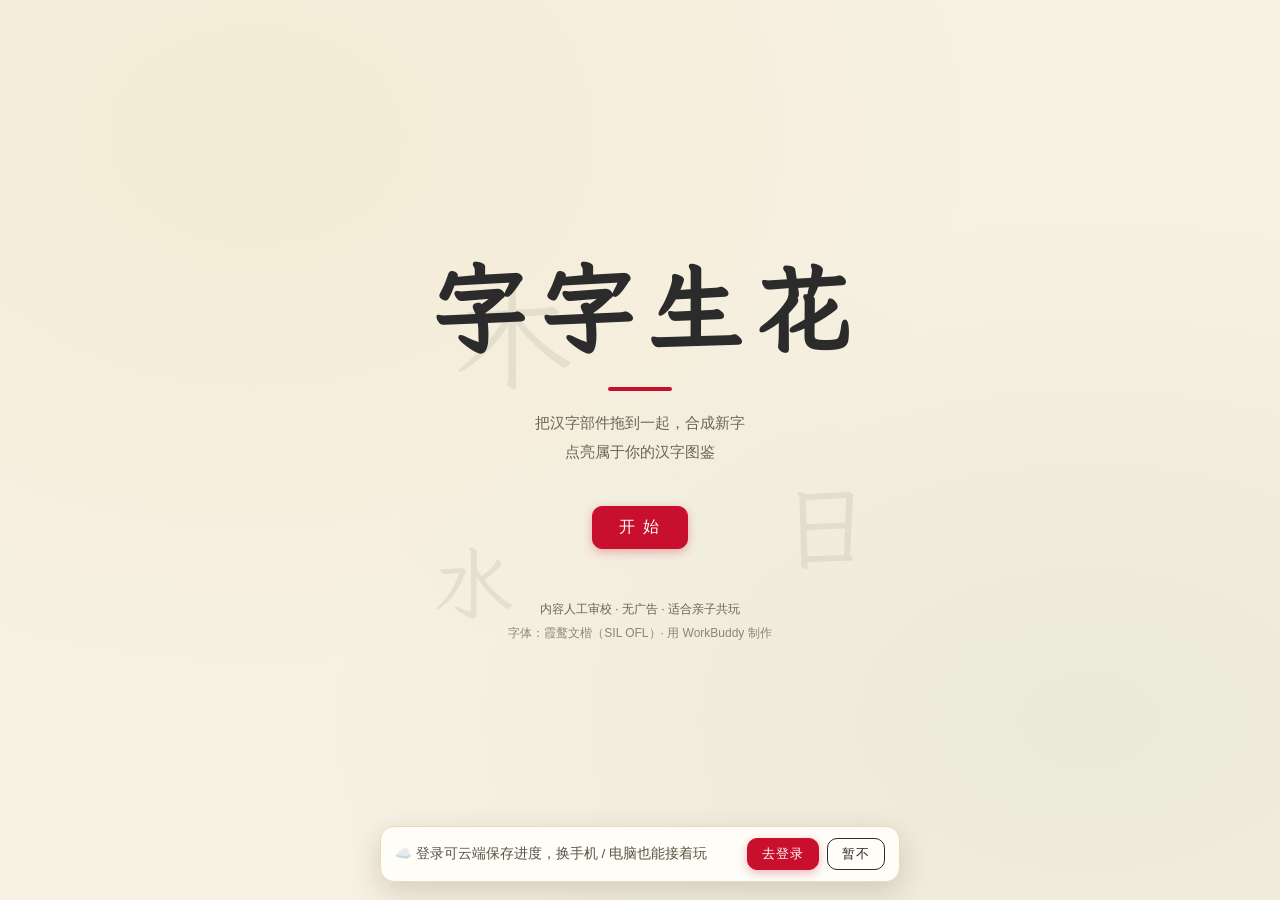
<file: index.html>
<!DOCTYPE html>
<html lang="zh-CN">
<head>
<meta charset="UTF-8">
<!-- viewport-fit=cover 必须加：否则 iOS 上 env(safe-area-inset-*) 恒为 0，安全区适配失效 -->
<meta name="viewport" content="width=device-width, initial-scale=1.0, maximum-scale=1.0, user-scalable=no, viewport-fit=cover">
<meta name="format-detection" content="telephone=no">
<title>字字生花 · 汉字部件合成小游戏</title>
<meta name="description" content="把汉字部件拖到一起，合成新字，点亮属于你的汉字图鉴。">
<link rel="stylesheet" href="style.css">
</head>
<body>

<!-- ==================== ① 封面 ==================== -->
<div class="screen" id="screen-cover">
  <div class="cover-inner">
    <div class="cover-deco" aria-hidden="true">木</div>
    <div class="cover-deco cover-deco2" aria-hidden="true">日</div>
    <div class="cover-deco cover-deco3" aria-hidden="true">水</div>
    <h1 class="cover-title">字字生花</h1>
    <p class="cover-sub">把汉字部件拖到一起，合成新字<br>点亮属于你的汉字图鉴</p>
    <div class="cover-btns">
      <button class="btn btn-primary" id="btn-start">开 始</button>
      <button class="btn btn-ghost hidden" id="btn-continue">继 续</button>
    </div>
    <p class="cover-foot">内容人工审校 · 无广告 · 适合亲子共玩<br>
      <span class="cover-copy">字体：霞鹜文楷（SIL OFL）· 用 WorkBuddy 制作</span></p>
  </div>
</div>

<!-- ==================== ② 游戏主界面 ==================== -->
<div class="screen hidden" id="screen-game">
  <!-- 顶栏 -->
  <header class="topbar">
    <button class="topbar-back" id="btn-home" title="回到封面">字字生花</button>
    <div class="topbar-progress" id="progress-wrap" title="图鉴进度">
      <span class="progress-label">图鉴 <b id="progress-num">0</b>/<b id="progress-total">166</b></span>
      <div class="progress-bar"><i id="progress-fill"></i></div>
    </div>
    <button class="topbar-chip" id="btn-codex" title="汉字图鉴">📖<b id="codex-badge-num">0</b>/<span id="codex-badge-total">166</span></button>
    <button class="topbar-chip" id="btn-achv" title="成就">🏆<b id="achv-num">0</b>/<span class="achv-total">8</span></button>
    <button class="topbar-chip" id="btn-hint" title="提示">💡</button>
    <button class="topbar-chip" id="btn-settings" title="设置">⚙️</button>
  </header>

  <div class="layout">
    <!-- 库存（只放已合成的字，部件移到画布上方） -->
    <aside class="inventory" id="inventory"></aside>

    <!-- 分栏调节条：拖动改库存宽度（双击恢复默认） -->
    <div class="rz" id="rz-inv" role="separator" tabindex="0" aria-orientation="vertical"
         aria-label="拖动调节库存区宽度" aria-valuenow="240" title="拖动调节宽度 · 双击恢复默认"></div>

    <!-- 合成画布 -->
    <main class="board-wrap">
      <!-- 部件条：从左侧库存挪到画布上方，左侧腾出空间给合成字 -->
      <div class="partbar" id="partbar">
        <span class="partbar-label">部件</span>
        <div class="partbar-items" id="inv-parts"></div>
      </div>
      <!-- 下一个目标条：只给「哪条线、还差几个、拿哪个部件去碰」，不给完整配方 -->
      <div class="next-goal" id="next-goal" hidden>
        <span class="ng-dot" id="ng-dot" aria-hidden="true"></span>
        <span class="ng-text" id="ng-text"></span>
        <button class="ng-jump" id="ng-jump" type="button">看图鉴</button>
      </div>
      <div class="board" id="board" aria-label="合成画布"></div>
      <div class="board-tools">
        <button class="btn btn-ghost btn-sm" id="btn-tidy">整理画布</button>
        <button class="btn btn-ghost btn-sm" id="btn-clear">清空画布</button>
        <span class="board-tools-tip">拖回左侧库存或右键字块即可收回</span>
      </div>
      <div class="storage-warn hidden" id="storage-warn">本次进度不会保存（浏览器禁用了存储）</div>
    </main>

    <!-- 分栏调节条：拖动改字源卡宽度（双击恢复默认） -->
    <div class="rz" id="rz-card" role="separator" tabindex="0" aria-orientation="vertical"
         aria-label="拖动调节字源卡区宽度" aria-valuenow="320" title="拖动调节宽度 · 双击恢复默认"></div>

    <!-- 字源卡 -->
    <aside class="cardcol" id="cardcol">
      <div class="cardcol-tip">点击字块查看字源卡<br>右键卡片可关闭</div>
    </aside>
  </div>
</div>

<!-- ==================== ③ 图鉴 ==================== -->
<div class="screen hidden" id="screen-codex">
  <header class="topbar">
    <button class="topbar-back" id="btn-codex-back">← 返回</button>
    <div class="topbar-title">汉字图鉴</div>
    <div class="topbar-progress"><span class="progress-label"><b id="codex-num">0</b>/<b id="codex-total">166</b></span></div>
  </header>
  <div class="codex-tabs">
    <button class="codex-tab active" id="tab-wall">格子墙</button>
    <button class="codex-tab" id="tab-tree">字族树</button>
  </div>
  <div class="codex-body" id="codex-body">
    <!-- 由 ui.js 生成：按主线分组的字格墙 -->
  </div>
  <div class="codex-body hidden" id="codex-tree">
    <!-- 由 ui.js 生成：六棵字族树 -->
  </div>
</div>

<!-- ==================== ④ 成就 ==================== -->
<div class="screen hidden" id="screen-achv">
  <header class="topbar">
    <button class="topbar-back" id="btn-achv-back">← 返回</button>
    <div class="topbar-title">成就 · <b id="achv-num2">0</b>/<span class="achv-total">8</span></div>
    <div></div>
  </header>
  <div class="achv-body" id="achv-body"></div>
</div>

<!-- ==================== ⑤ 设置 ==================== -->
<div class="screen hidden" id="screen-settings">
  <header class="topbar">
    <button class="topbar-back" id="btn-settings-back">← 返回</button>
    <div class="topbar-title">设置</div>
    <div></div>
  </header>
  <div class="settings-body">
    <label class="setting-row">
      <span>🔔 音效</span>
      <input type="checkbox" id="set-sound" checked>
    </label>
    <label class="setting-row">
      <span>✏️ 笔顺动画（联网时可用）</span>
      <input type="checkbox" id="set-stroke" checked>
    </label>
    <div class="setting-row">
      <span>🎬 重看新手引导</span>
      <button class="btn btn-ghost btn-sm" id="btn-replay-guide">播放</button>
    </div>
    <div class="setting-row">
      <span>💾 存档码（换设备时用）</span>
      <div class="savecode-btns">
        <button class="btn btn-ghost btn-sm" id="btn-export-save">导出</button>
        <button class="btn btn-ghost btn-sm" id="btn-import-save">导入</button>
      </div>
    </div>
    <div class="setting-row setting-cloud" id="cloud-row">
      <span>☁️ 云端存档（多设备同步）</span>
      <button class="btn btn-ghost btn-sm" id="btn-cloud">登录 / 同步</button>
    </div>
    <div class="cloud-status" id="cloud-status"></div>
    <div class="setting-row setting-danger">
      <span>↺ 重置全部进度</span>
      <button class="btn btn-danger btn-sm" id="btn-reset">重置</button>
    </div>
    <div class="settings-about-link">
      <button class="btn btn-ghost btn-sm" id="btn-about">关于本游戏</button>
    </div>
  </div>
</div>

<!-- ==================== 关于 ==================== -->
<div class="screen hidden" id="screen-about">
  <header class="topbar">
    <button class="topbar-back" id="btn-about-back">← 返回</button>
    <div class="topbar-title">关于</div>
    <div></div>
  </header>
  <div class="about-body">
    <h2>字字生花</h2>
    <p>一款汉字部件合成小游戏。拖动部件合成新字，每个字都附有经过人工审校的字源解释，适合小学生识字和亲子共玩。</p>
    <h3>内容来源</h3>
    <p>字义解释参考《说文解字》及现代语文教学通行讲法；「趣解」为想象性表述，已在卡片上单独标注。</p>
    <h3>把两个字拖到一起，看看能合成什么。</h3>
    <p class="about-copy">字体：霞鹜文楷（SIL OFL 开源许可）<br>用 WorkBuddy 制作 · 1024 造物挑战 · <span id="about-version">v1.0</span></p>
  </div>
</div>

<!-- ==================== 字源卡（移动端抽屉） ==================== -->
<div class="drawer-mask hidden" id="drawer-mask"></div>
<div class="card-drawer hidden" id="card-drawer">
  <div class="drawer-bar"></div>
  <div class="card-drawer-inner" id="card-drawer-inner"></div>
</div>

<!-- ==================== 选择面板（多结果） ==================== -->
<div class="modal-mask hidden" id="choose-mask">
  <div class="choose-panel" id="choose-panel">
    <div class="choose-title">同样的部件，摆的位置不一样，字也不一样</div>
    <div class="choose-items" id="choose-items"></div>
    <div class="choose-hint" id="choose-hint"></div>
    <div style="text-align:center;margin-top:10px">
      <button class="btn btn-ghost btn-sm" id="btn-choose-cancel">先不合</button>
    </div>
  </div>
</div>

<!-- ==================== 通关庆祝 ==================== -->
<div class="modal-mask hidden" id="ending-mask">
  <div class="ending" id="ending-box">
    <div class="ending-flower" id="ending-flower" aria-hidden="true"></div>
    <h2 class="ending-title" id="ending-title">三生万物</h2>
    <p class="ending-sub" id="ending-sub"></p>
    <div class="ending-stats" id="ending-stats"></div>
    <div class="ending-btns">
      <button class="btn btn-primary" id="btn-ending-scorecard">保存成绩卡</button>
      <button class="btn btn-ghost" id="btn-ending-continue">继续收集</button>
    </div>
  </div>
</div>

<!-- ==================== 成绩卡 ==================== -->
<div class="modal-mask hidden" id="scorecard-mask">
  <div class="scorecard-box">
    <div class="scorecard-title">成绩卡 · 长按图片可保存</div>
    <!-- canvas 只负责绘制，展示交给 img：iOS Safari / 微信内置浏览器长按 canvas 不会弹出存储菜单 -->
    <canvas id="scorecard-canvas" class="hidden"></canvas>
    <img id="scorecard-img" class="hidden" alt="字字生花成绩卡" />
    <div class="ending-btns">
      <button class="btn btn-ghost" id="btn-scorecard-dl">下载图片</button>
      <button class="btn btn-primary" id="btn-scorecard-close">关闭</button>
    </div>
  </div>
</div>

<!-- ==================== 新手引导 ==================== -->
<div class="guide-mask hidden" id="guide-mask">
  <div class="guide-hand" id="guide-hand" aria-hidden="true">👆</div>
  <div class="guide-bubble" id="guide-bubble"></div>
  <button class="btn btn-ghost btn-sm guide-skip" id="guide-skip">跳过引导</button>
</div>

<!-- ==================== 登录弹窗（手机号验证码） ==================== -->
<div class="modal-mask hidden" id="login-mask">
  <div class="login-panel">
    <div class="login-title">登录后跨设备同步进度</div>
    <div class="login-sub">手机号验证码登录（不填密码）</div>
    <input id="login-phone" class="login-input" type="tel" inputmode="numeric"
           maxlength="11" placeholder="请输入 11 位手机号" autocomplete="off">
    <div class="login-code-row">
      <input id="login-code" class="login-input login-code-input" type="text" inputmode="numeric"
             maxlength="6" placeholder="6 位验证码" autocomplete="off">
      <button class="btn btn-ghost btn-sm" id="btn-send-code">获取验证码</button>
    </div>
    <div class="login-error" id="login-error"></div>
    <div class="login-btns">
      <button class="btn btn-ghost btn-sm" id="btn-login-cancel">取消</button>
      <button class="btn btn-primary btn-sm" id="btn-login-ok">登录</button>
    </div>
  </div>
</div>

<!-- ==================== 云端引导条（引导式登录，非强制） ==================== -->
<div id="cloud-hint-banner" class="cloud-hint-banner hidden">
  <div class="chb-text">☁️ 登录可云端保存进度，换手机 / 电脑也能接着玩</div>
  <div class="chb-actions">
    <button class="btn btn-primary btn-sm" id="chb-login">去登录</button>
    <button class="btn btn-ghost btn-sm" id="chb-later">暂不</button>
  </div>
</div>

<!-- ==================== Toast ==================== -->
<div class="toast" id="toast"></div>

<!-- JS 按依赖顺序加载 -->
<script src="data.js"></script>
<script src="state.js"></script>
<script src="engine.js"></script>
<script src="fx.js"></script>
<script src="board.js"></script>
<script src="cloud.js"></script>
<script src="ui.js"></script>
<script src="share.js"></script>
<script src="resizer.js"></script>
<script src="main.js"></script>
</body>
</html>
</file>
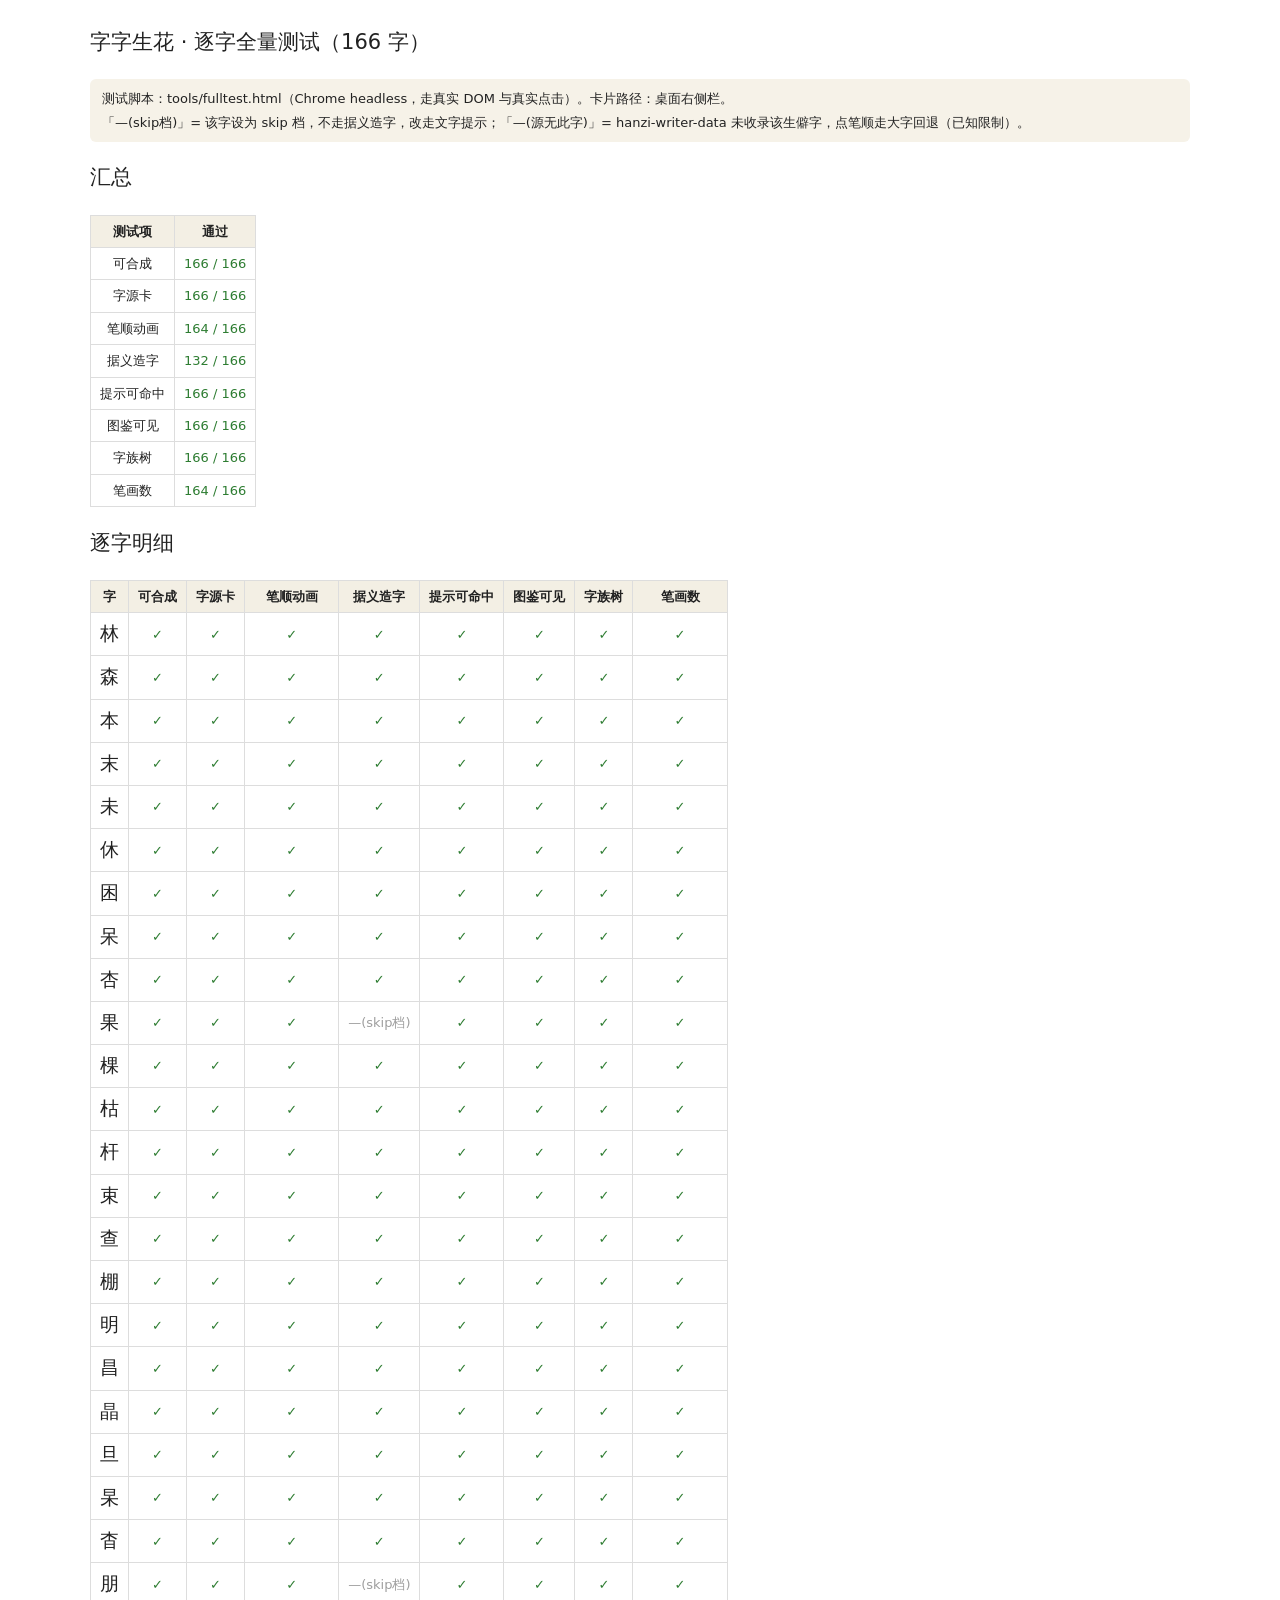
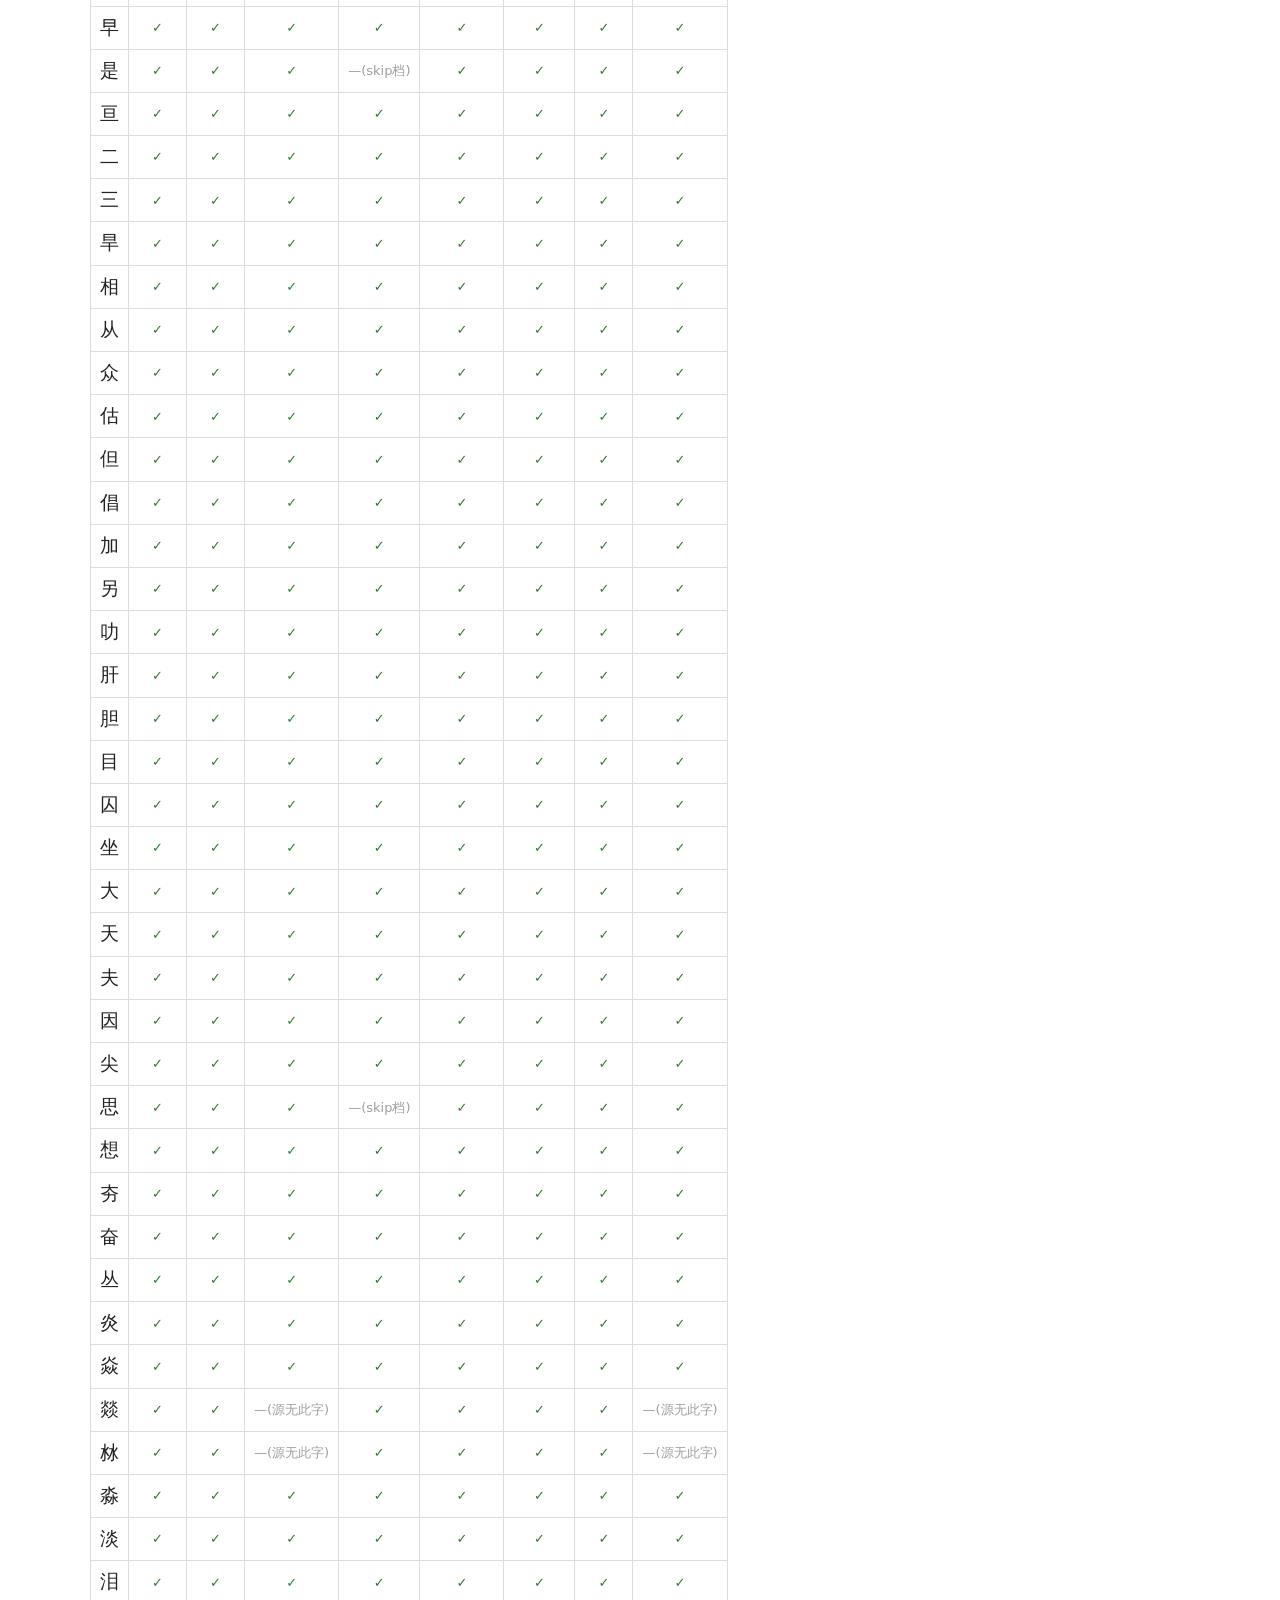
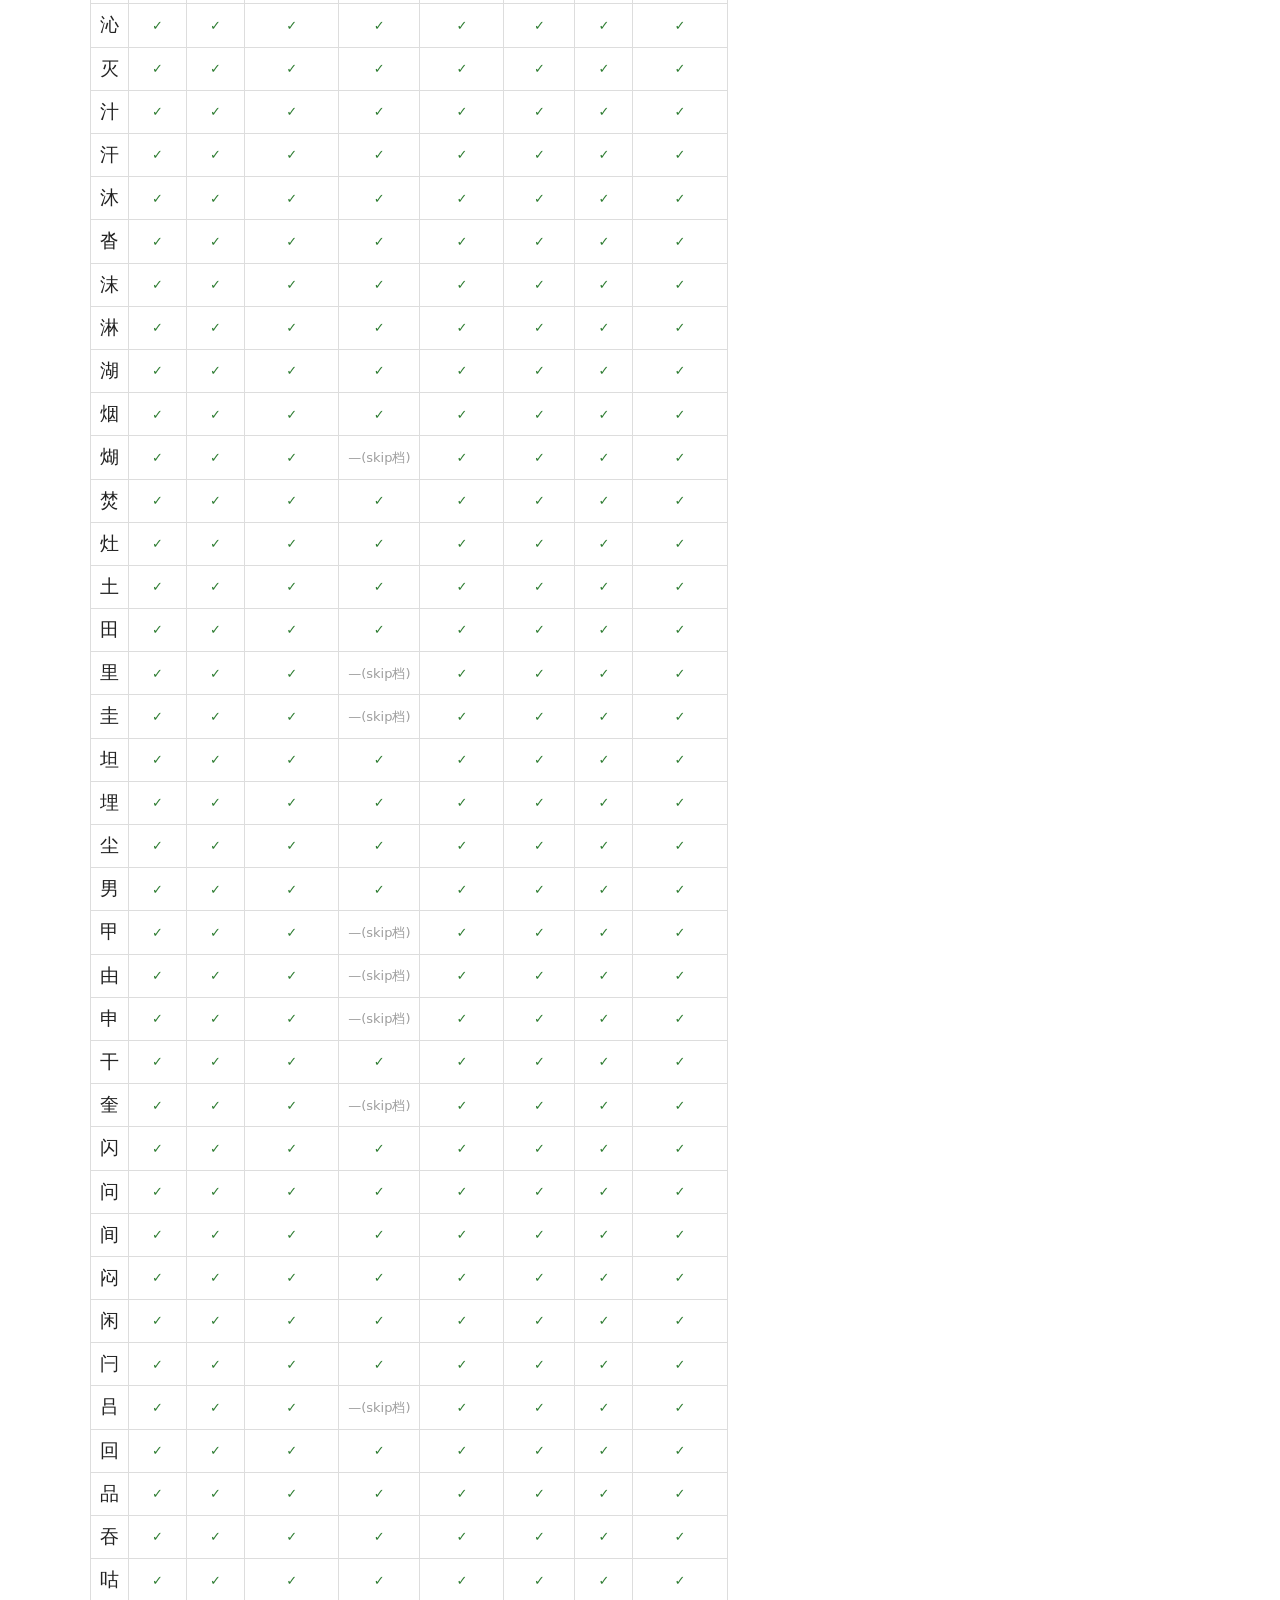
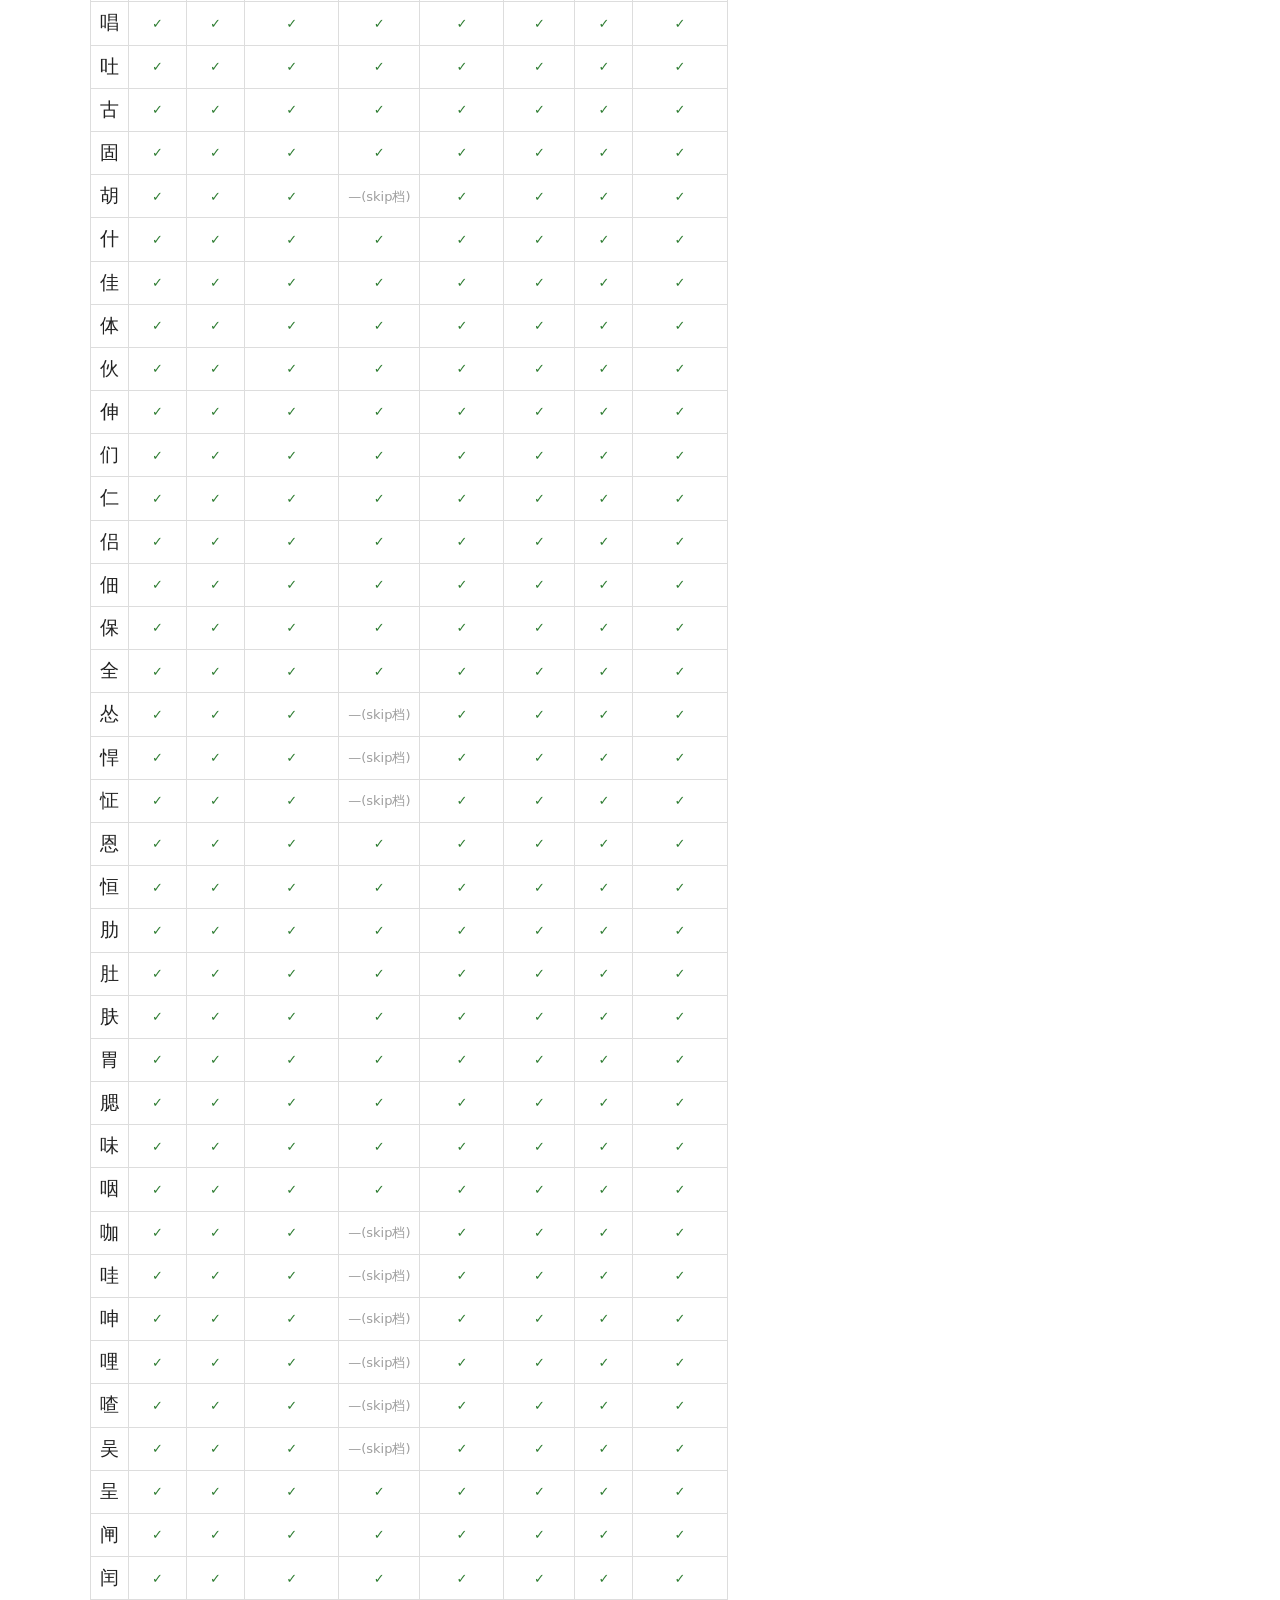
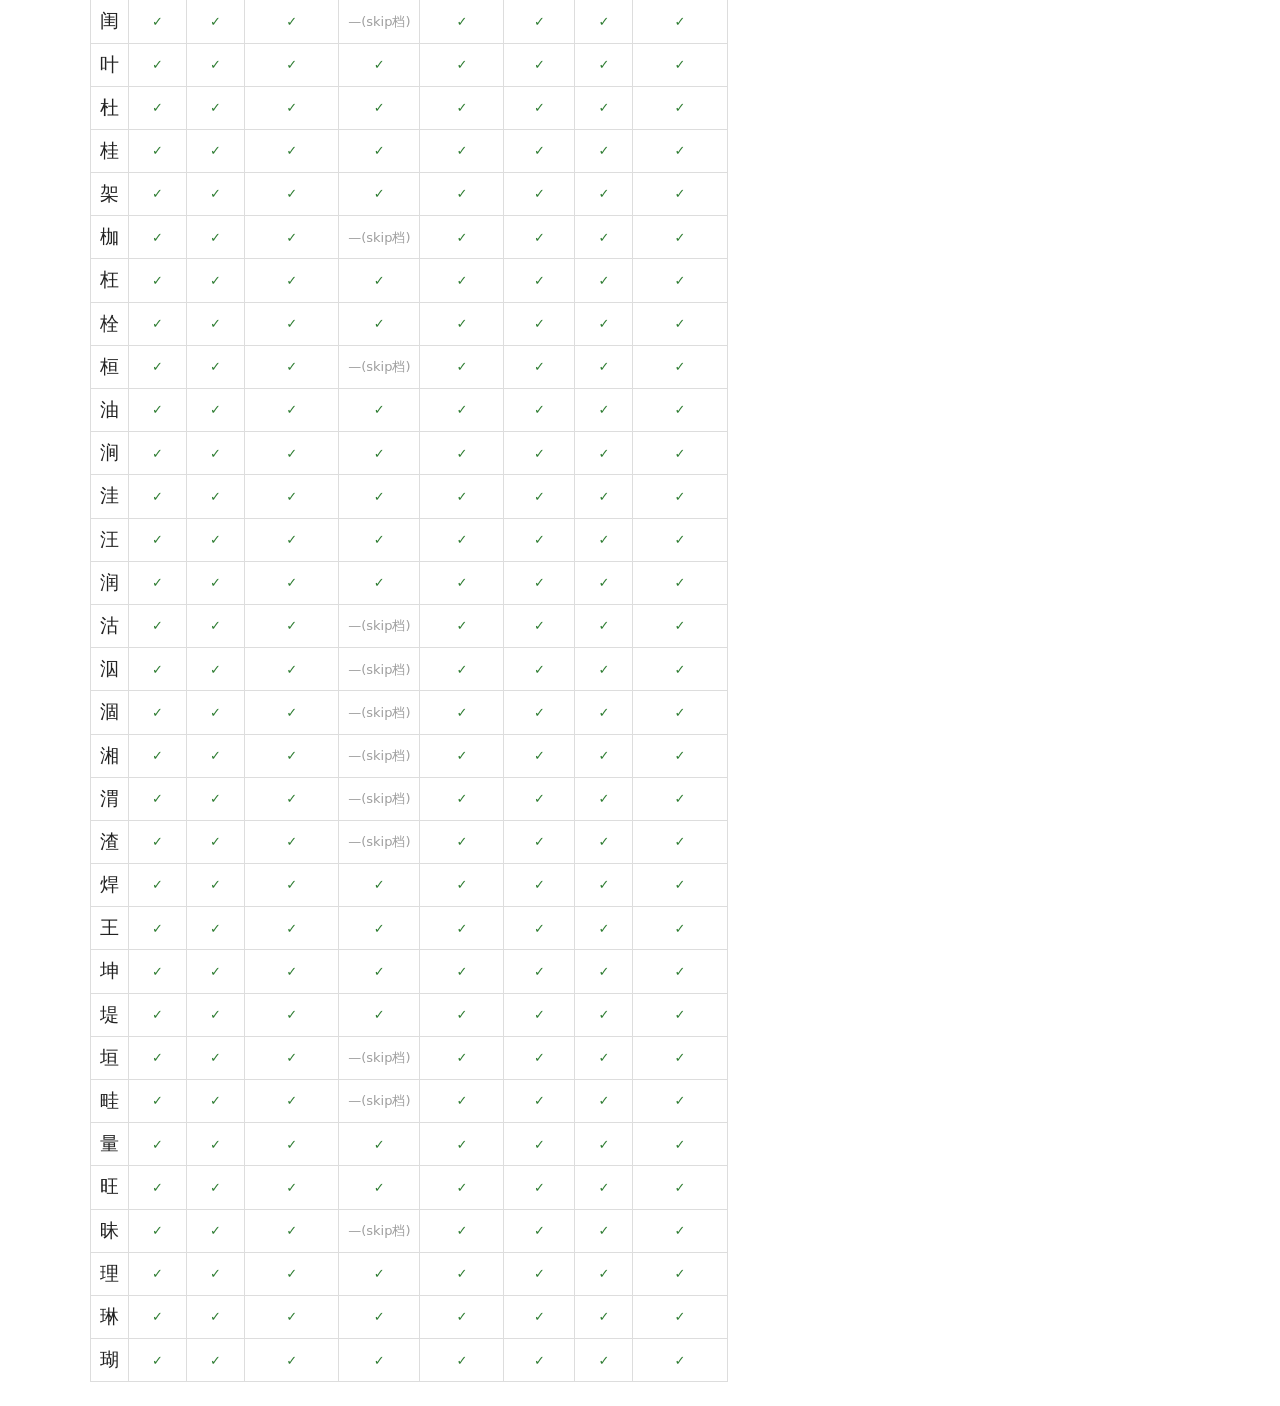
<file: tools/fulltest_report.html>
<!doctype html><meta charset="utf-8"><title>字字生花 逐字全量测试</title>
<style>body{font:14px/1.8 system-ui;max-width:1100px;margin:24px auto;padding:0 16px;color:#222}table{border-collapse:collapse;font-size:13px}th,td{border:1px solid #ddd;padding:4px 9px;text-align:center}th{background:#f3efe4;position:sticky;top:0}td.c{font-size:19px;font-family:'LXGW WenKai',serif}.ok{color:#2e7d32}.no{color:#c62828;font-weight:700}.na{color:#9e9e9e}h2{font-weight:500}.note{background:#f6f2e8;padding:8px 12px;border-radius:6px;font-size:13px}</style>
<h2>字字生花 · 逐字全量测试（166 字）</h2>
<div class="note">测试脚本：tools/fulltest.html（Chrome headless，走真实 DOM 与真实点击）。卡片路径：桌面右侧栏。<br>「—(skip档)」= 该字设为 skip 档，不走据义造字，改走文字提示；「—(源无此字)」= hanzi-writer-data 未收录该生僻字，点笔顺走大字回退（已知限制）。</div>
<h2>汇总</h2><table><tr><th>测试项</th><th>通过</th></tr>
<tr><td>可合成</td><td class="ok">166 / 166</td></tr>
<tr><td>字源卡</td><td class="ok">166 / 166</td></tr>
<tr><td>笔顺动画</td><td class="ok">164 / 166</td></tr>
<tr><td>据义造字</td><td class="ok">132 / 166</td></tr>
<tr><td>提示可命中</td><td class="ok">166 / 166</td></tr>
<tr><td>图鉴可见</td><td class="ok">166 / 166</td></tr>
<tr><td>字族树</td><td class="ok">166 / 166</td></tr>
<tr><td>笔画数</td><td class="ok">164 / 166</td></tr>
</table><h2>逐字明细</h2><table><thead><tr>
<th>字</th>
<th>可合成</th>
<th>字源卡</th>
<th>笔顺动画</th>
<th>据义造字</th>
<th>提示可命中</th>
<th>图鉴可见</th>
<th>字族树</th>
<th>笔画数</th>
</tr></thead><tbody>
<tr><td class="c">林</td><td class="ok">✓</td><td class="ok">✓</td><td class="ok">✓</td><td class="ok">✓</td><td class="ok">✓</td><td class="ok">✓</td><td class="ok">✓</td><td class="ok">✓</td></tr>
<tr><td class="c">森</td><td class="ok">✓</td><td class="ok">✓</td><td class="ok">✓</td><td class="ok">✓</td><td class="ok">✓</td><td class="ok">✓</td><td class="ok">✓</td><td class="ok">✓</td></tr>
<tr><td class="c">本</td><td class="ok">✓</td><td class="ok">✓</td><td class="ok">✓</td><td class="ok">✓</td><td class="ok">✓</td><td class="ok">✓</td><td class="ok">✓</td><td class="ok">✓</td></tr>
<tr><td class="c">末</td><td class="ok">✓</td><td class="ok">✓</td><td class="ok">✓</td><td class="ok">✓</td><td class="ok">✓</td><td class="ok">✓</td><td class="ok">✓</td><td class="ok">✓</td></tr>
<tr><td class="c">未</td><td class="ok">✓</td><td class="ok">✓</td><td class="ok">✓</td><td class="ok">✓</td><td class="ok">✓</td><td class="ok">✓</td><td class="ok">✓</td><td class="ok">✓</td></tr>
<tr><td class="c">休</td><td class="ok">✓</td><td class="ok">✓</td><td class="ok">✓</td><td class="ok">✓</td><td class="ok">✓</td><td class="ok">✓</td><td class="ok">✓</td><td class="ok">✓</td></tr>
<tr><td class="c">困</td><td class="ok">✓</td><td class="ok">✓</td><td class="ok">✓</td><td class="ok">✓</td><td class="ok">✓</td><td class="ok">✓</td><td class="ok">✓</td><td class="ok">✓</td></tr>
<tr><td class="c">呆</td><td class="ok">✓</td><td class="ok">✓</td><td class="ok">✓</td><td class="ok">✓</td><td class="ok">✓</td><td class="ok">✓</td><td class="ok">✓</td><td class="ok">✓</td></tr>
<tr><td class="c">杏</td><td class="ok">✓</td><td class="ok">✓</td><td class="ok">✓</td><td class="ok">✓</td><td class="ok">✓</td><td class="ok">✓</td><td class="ok">✓</td><td class="ok">✓</td></tr>
<tr><td class="c">果</td><td class="ok">✓</td><td class="ok">✓</td><td class="ok">✓</td><td class="na">—(skip档)</td><td class="ok">✓</td><td class="ok">✓</td><td class="ok">✓</td><td class="ok">✓</td></tr>
<tr><td class="c">棵</td><td class="ok">✓</td><td class="ok">✓</td><td class="ok">✓</td><td class="ok">✓</td><td class="ok">✓</td><td class="ok">✓</td><td class="ok">✓</td><td class="ok">✓</td></tr>
<tr><td class="c">枯</td><td class="ok">✓</td><td class="ok">✓</td><td class="ok">✓</td><td class="ok">✓</td><td class="ok">✓</td><td class="ok">✓</td><td class="ok">✓</td><td class="ok">✓</td></tr>
<tr><td class="c">杆</td><td class="ok">✓</td><td class="ok">✓</td><td class="ok">✓</td><td class="ok">✓</td><td class="ok">✓</td><td class="ok">✓</td><td class="ok">✓</td><td class="ok">✓</td></tr>
<tr><td class="c">束</td><td class="ok">✓</td><td class="ok">✓</td><td class="ok">✓</td><td class="ok">✓</td><td class="ok">✓</td><td class="ok">✓</td><td class="ok">✓</td><td class="ok">✓</td></tr>
<tr><td class="c">查</td><td class="ok">✓</td><td class="ok">✓</td><td class="ok">✓</td><td class="ok">✓</td><td class="ok">✓</td><td class="ok">✓</td><td class="ok">✓</td><td class="ok">✓</td></tr>
<tr><td class="c">棚</td><td class="ok">✓</td><td class="ok">✓</td><td class="ok">✓</td><td class="ok">✓</td><td class="ok">✓</td><td class="ok">✓</td><td class="ok">✓</td><td class="ok">✓</td></tr>
<tr><td class="c">明</td><td class="ok">✓</td><td class="ok">✓</td><td class="ok">✓</td><td class="ok">✓</td><td class="ok">✓</td><td class="ok">✓</td><td class="ok">✓</td><td class="ok">✓</td></tr>
<tr><td class="c">昌</td><td class="ok">✓</td><td class="ok">✓</td><td class="ok">✓</td><td class="ok">✓</td><td class="ok">✓</td><td class="ok">✓</td><td class="ok">✓</td><td class="ok">✓</td></tr>
<tr><td class="c">晶</td><td class="ok">✓</td><td class="ok">✓</td><td class="ok">✓</td><td class="ok">✓</td><td class="ok">✓</td><td class="ok">✓</td><td class="ok">✓</td><td class="ok">✓</td></tr>
<tr><td class="c">旦</td><td class="ok">✓</td><td class="ok">✓</td><td class="ok">✓</td><td class="ok">✓</td><td class="ok">✓</td><td class="ok">✓</td><td class="ok">✓</td><td class="ok">✓</td></tr>
<tr><td class="c">杲</td><td class="ok">✓</td><td class="ok">✓</td><td class="ok">✓</td><td class="ok">✓</td><td class="ok">✓</td><td class="ok">✓</td><td class="ok">✓</td><td class="ok">✓</td></tr>
<tr><td class="c">杳</td><td class="ok">✓</td><td class="ok">✓</td><td class="ok">✓</td><td class="ok">✓</td><td class="ok">✓</td><td class="ok">✓</td><td class="ok">✓</td><td class="ok">✓</td></tr>
<tr><td class="c">朋</td><td class="ok">✓</td><td class="ok">✓</td><td class="ok">✓</td><td class="na">—(skip档)</td><td class="ok">✓</td><td class="ok">✓</td><td class="ok">✓</td><td class="ok">✓</td></tr>
<tr><td class="c">早</td><td class="ok">✓</td><td class="ok">✓</td><td class="ok">✓</td><td class="ok">✓</td><td class="ok">✓</td><td class="ok">✓</td><td class="ok">✓</td><td class="ok">✓</td></tr>
<tr><td class="c">是</td><td class="ok">✓</td><td class="ok">✓</td><td class="ok">✓</td><td class="na">—(skip档)</td><td class="ok">✓</td><td class="ok">✓</td><td class="ok">✓</td><td class="ok">✓</td></tr>
<tr><td class="c">亘</td><td class="ok">✓</td><td class="ok">✓</td><td class="ok">✓</td><td class="ok">✓</td><td class="ok">✓</td><td class="ok">✓</td><td class="ok">✓</td><td class="ok">✓</td></tr>
<tr><td class="c">二</td><td class="ok">✓</td><td class="ok">✓</td><td class="ok">✓</td><td class="ok">✓</td><td class="ok">✓</td><td class="ok">✓</td><td class="ok">✓</td><td class="ok">✓</td></tr>
<tr><td class="c">三</td><td class="ok">✓</td><td class="ok">✓</td><td class="ok">✓</td><td class="ok">✓</td><td class="ok">✓</td><td class="ok">✓</td><td class="ok">✓</td><td class="ok">✓</td></tr>
<tr><td class="c">旱</td><td class="ok">✓</td><td class="ok">✓</td><td class="ok">✓</td><td class="ok">✓</td><td class="ok">✓</td><td class="ok">✓</td><td class="ok">✓</td><td class="ok">✓</td></tr>
<tr><td class="c">相</td><td class="ok">✓</td><td class="ok">✓</td><td class="ok">✓</td><td class="ok">✓</td><td class="ok">✓</td><td class="ok">✓</td><td class="ok">✓</td><td class="ok">✓</td></tr>
<tr><td class="c">从</td><td class="ok">✓</td><td class="ok">✓</td><td class="ok">✓</td><td class="ok">✓</td><td class="ok">✓</td><td class="ok">✓</td><td class="ok">✓</td><td class="ok">✓</td></tr>
<tr><td class="c">众</td><td class="ok">✓</td><td class="ok">✓</td><td class="ok">✓</td><td class="ok">✓</td><td class="ok">✓</td><td class="ok">✓</td><td class="ok">✓</td><td class="ok">✓</td></tr>
<tr><td class="c">估</td><td class="ok">✓</td><td class="ok">✓</td><td class="ok">✓</td><td class="ok">✓</td><td class="ok">✓</td><td class="ok">✓</td><td class="ok">✓</td><td class="ok">✓</td></tr>
<tr><td class="c">但</td><td class="ok">✓</td><td class="ok">✓</td><td class="ok">✓</td><td class="ok">✓</td><td class="ok">✓</td><td class="ok">✓</td><td class="ok">✓</td><td class="ok">✓</td></tr>
<tr><td class="c">倡</td><td class="ok">✓</td><td class="ok">✓</td><td class="ok">✓</td><td class="ok">✓</td><td class="ok">✓</td><td class="ok">✓</td><td class="ok">✓</td><td class="ok">✓</td></tr>
<tr><td class="c">加</td><td class="ok">✓</td><td class="ok">✓</td><td class="ok">✓</td><td class="ok">✓</td><td class="ok">✓</td><td class="ok">✓</td><td class="ok">✓</td><td class="ok">✓</td></tr>
<tr><td class="c">另</td><td class="ok">✓</td><td class="ok">✓</td><td class="ok">✓</td><td class="ok">✓</td><td class="ok">✓</td><td class="ok">✓</td><td class="ok">✓</td><td class="ok">✓</td></tr>
<tr><td class="c">叻</td><td class="ok">✓</td><td class="ok">✓</td><td class="ok">✓</td><td class="ok">✓</td><td class="ok">✓</td><td class="ok">✓</td><td class="ok">✓</td><td class="ok">✓</td></tr>
<tr><td class="c">肝</td><td class="ok">✓</td><td class="ok">✓</td><td class="ok">✓</td><td class="ok">✓</td><td class="ok">✓</td><td class="ok">✓</td><td class="ok">✓</td><td class="ok">✓</td></tr>
<tr><td class="c">胆</td><td class="ok">✓</td><td class="ok">✓</td><td class="ok">✓</td><td class="ok">✓</td><td class="ok">✓</td><td class="ok">✓</td><td class="ok">✓</td><td class="ok">✓</td></tr>
<tr><td class="c">目</td><td class="ok">✓</td><td class="ok">✓</td><td class="ok">✓</td><td class="ok">✓</td><td class="ok">✓</td><td class="ok">✓</td><td class="ok">✓</td><td class="ok">✓</td></tr>
<tr><td class="c">囚</td><td class="ok">✓</td><td class="ok">✓</td><td class="ok">✓</td><td class="ok">✓</td><td class="ok">✓</td><td class="ok">✓</td><td class="ok">✓</td><td class="ok">✓</td></tr>
<tr><td class="c">坐</td><td class="ok">✓</td><td class="ok">✓</td><td class="ok">✓</td><td class="ok">✓</td><td class="ok">✓</td><td class="ok">✓</td><td class="ok">✓</td><td class="ok">✓</td></tr>
<tr><td class="c">大</td><td class="ok">✓</td><td class="ok">✓</td><td class="ok">✓</td><td class="ok">✓</td><td class="ok">✓</td><td class="ok">✓</td><td class="ok">✓</td><td class="ok">✓</td></tr>
<tr><td class="c">天</td><td class="ok">✓</td><td class="ok">✓</td><td class="ok">✓</td><td class="ok">✓</td><td class="ok">✓</td><td class="ok">✓</td><td class="ok">✓</td><td class="ok">✓</td></tr>
<tr><td class="c">夫</td><td class="ok">✓</td><td class="ok">✓</td><td class="ok">✓</td><td class="ok">✓</td><td class="ok">✓</td><td class="ok">✓</td><td class="ok">✓</td><td class="ok">✓</td></tr>
<tr><td class="c">因</td><td class="ok">✓</td><td class="ok">✓</td><td class="ok">✓</td><td class="ok">✓</td><td class="ok">✓</td><td class="ok">✓</td><td class="ok">✓</td><td class="ok">✓</td></tr>
<tr><td class="c">尖</td><td class="ok">✓</td><td class="ok">✓</td><td class="ok">✓</td><td class="ok">✓</td><td class="ok">✓</td><td class="ok">✓</td><td class="ok">✓</td><td class="ok">✓</td></tr>
<tr><td class="c">思</td><td class="ok">✓</td><td class="ok">✓</td><td class="ok">✓</td><td class="na">—(skip档)</td><td class="ok">✓</td><td class="ok">✓</td><td class="ok">✓</td><td class="ok">✓</td></tr>
<tr><td class="c">想</td><td class="ok">✓</td><td class="ok">✓</td><td class="ok">✓</td><td class="ok">✓</td><td class="ok">✓</td><td class="ok">✓</td><td class="ok">✓</td><td class="ok">✓</td></tr>
<tr><td class="c">夯</td><td class="ok">✓</td><td class="ok">✓</td><td class="ok">✓</td><td class="ok">✓</td><td class="ok">✓</td><td class="ok">✓</td><td class="ok">✓</td><td class="ok">✓</td></tr>
<tr><td class="c">奋</td><td class="ok">✓</td><td class="ok">✓</td><td class="ok">✓</td><td class="ok">✓</td><td class="ok">✓</td><td class="ok">✓</td><td class="ok">✓</td><td class="ok">✓</td></tr>
<tr><td class="c">丛</td><td class="ok">✓</td><td class="ok">✓</td><td class="ok">✓</td><td class="ok">✓</td><td class="ok">✓</td><td class="ok">✓</td><td class="ok">✓</td><td class="ok">✓</td></tr>
<tr><td class="c">炎</td><td class="ok">✓</td><td class="ok">✓</td><td class="ok">✓</td><td class="ok">✓</td><td class="ok">✓</td><td class="ok">✓</td><td class="ok">✓</td><td class="ok">✓</td></tr>
<tr><td class="c">焱</td><td class="ok">✓</td><td class="ok">✓</td><td class="ok">✓</td><td class="ok">✓</td><td class="ok">✓</td><td class="ok">✓</td><td class="ok">✓</td><td class="ok">✓</td></tr>
<tr><td class="c">燚</td><td class="ok">✓</td><td class="ok">✓</td><td class="na">—(源无此字)</td><td class="ok">✓</td><td class="ok">✓</td><td class="ok">✓</td><td class="ok">✓</td><td class="na">—(源无此字)</td></tr>
<tr><td class="c">沝</td><td class="ok">✓</td><td class="ok">✓</td><td class="na">—(源无此字)</td><td class="ok">✓</td><td class="ok">✓</td><td class="ok">✓</td><td class="ok">✓</td><td class="na">—(源无此字)</td></tr>
<tr><td class="c">淼</td><td class="ok">✓</td><td class="ok">✓</td><td class="ok">✓</td><td class="ok">✓</td><td class="ok">✓</td><td class="ok">✓</td><td class="ok">✓</td><td class="ok">✓</td></tr>
<tr><td class="c">淡</td><td class="ok">✓</td><td class="ok">✓</td><td class="ok">✓</td><td class="ok">✓</td><td class="ok">✓</td><td class="ok">✓</td><td class="ok">✓</td><td class="ok">✓</td></tr>
<tr><td class="c">泪</td><td class="ok">✓</td><td class="ok">✓</td><td class="ok">✓</td><td class="ok">✓</td><td class="ok">✓</td><td class="ok">✓</td><td class="ok">✓</td><td class="ok">✓</td></tr>
<tr><td class="c">沁</td><td class="ok">✓</td><td class="ok">✓</td><td class="ok">✓</td><td class="ok">✓</td><td class="ok">✓</td><td class="ok">✓</td><td class="ok">✓</td><td class="ok">✓</td></tr>
<tr><td class="c">灭</td><td class="ok">✓</td><td class="ok">✓</td><td class="ok">✓</td><td class="ok">✓</td><td class="ok">✓</td><td class="ok">✓</td><td class="ok">✓</td><td class="ok">✓</td></tr>
<tr><td class="c">汁</td><td class="ok">✓</td><td class="ok">✓</td><td class="ok">✓</td><td class="ok">✓</td><td class="ok">✓</td><td class="ok">✓</td><td class="ok">✓</td><td class="ok">✓</td></tr>
<tr><td class="c">汗</td><td class="ok">✓</td><td class="ok">✓</td><td class="ok">✓</td><td class="ok">✓</td><td class="ok">✓</td><td class="ok">✓</td><td class="ok">✓</td><td class="ok">✓</td></tr>
<tr><td class="c">沐</td><td class="ok">✓</td><td class="ok">✓</td><td class="ok">✓</td><td class="ok">✓</td><td class="ok">✓</td><td class="ok">✓</td><td class="ok">✓</td><td class="ok">✓</td></tr>
<tr><td class="c">沓</td><td class="ok">✓</td><td class="ok">✓</td><td class="ok">✓</td><td class="ok">✓</td><td class="ok">✓</td><td class="ok">✓</td><td class="ok">✓</td><td class="ok">✓</td></tr>
<tr><td class="c">沫</td><td class="ok">✓</td><td class="ok">✓</td><td class="ok">✓</td><td class="ok">✓</td><td class="ok">✓</td><td class="ok">✓</td><td class="ok">✓</td><td class="ok">✓</td></tr>
<tr><td class="c">淋</td><td class="ok">✓</td><td class="ok">✓</td><td class="ok">✓</td><td class="ok">✓</td><td class="ok">✓</td><td class="ok">✓</td><td class="ok">✓</td><td class="ok">✓</td></tr>
<tr><td class="c">湖</td><td class="ok">✓</td><td class="ok">✓</td><td class="ok">✓</td><td class="ok">✓</td><td class="ok">✓</td><td class="ok">✓</td><td class="ok">✓</td><td class="ok">✓</td></tr>
<tr><td class="c">烟</td><td class="ok">✓</td><td class="ok">✓</td><td class="ok">✓</td><td class="ok">✓</td><td class="ok">✓</td><td class="ok">✓</td><td class="ok">✓</td><td class="ok">✓</td></tr>
<tr><td class="c">煳</td><td class="ok">✓</td><td class="ok">✓</td><td class="ok">✓</td><td class="na">—(skip档)</td><td class="ok">✓</td><td class="ok">✓</td><td class="ok">✓</td><td class="ok">✓</td></tr>
<tr><td class="c">焚</td><td class="ok">✓</td><td class="ok">✓</td><td class="ok">✓</td><td class="ok">✓</td><td class="ok">✓</td><td class="ok">✓</td><td class="ok">✓</td><td class="ok">✓</td></tr>
<tr><td class="c">灶</td><td class="ok">✓</td><td class="ok">✓</td><td class="ok">✓</td><td class="ok">✓</td><td class="ok">✓</td><td class="ok">✓</td><td class="ok">✓</td><td class="ok">✓</td></tr>
<tr><td class="c">土</td><td class="ok">✓</td><td class="ok">✓</td><td class="ok">✓</td><td class="ok">✓</td><td class="ok">✓</td><td class="ok">✓</td><td class="ok">✓</td><td class="ok">✓</td></tr>
<tr><td class="c">田</td><td class="ok">✓</td><td class="ok">✓</td><td class="ok">✓</td><td class="ok">✓</td><td class="ok">✓</td><td class="ok">✓</td><td class="ok">✓</td><td class="ok">✓</td></tr>
<tr><td class="c">里</td><td class="ok">✓</td><td class="ok">✓</td><td class="ok">✓</td><td class="na">—(skip档)</td><td class="ok">✓</td><td class="ok">✓</td><td class="ok">✓</td><td class="ok">✓</td></tr>
<tr><td class="c">圭</td><td class="ok">✓</td><td class="ok">✓</td><td class="ok">✓</td><td class="na">—(skip档)</td><td class="ok">✓</td><td class="ok">✓</td><td class="ok">✓</td><td class="ok">✓</td></tr>
<tr><td class="c">坦</td><td class="ok">✓</td><td class="ok">✓</td><td class="ok">✓</td><td class="ok">✓</td><td class="ok">✓</td><td class="ok">✓</td><td class="ok">✓</td><td class="ok">✓</td></tr>
<tr><td class="c">埋</td><td class="ok">✓</td><td class="ok">✓</td><td class="ok">✓</td><td class="ok">✓</td><td class="ok">✓</td><td class="ok">✓</td><td class="ok">✓</td><td class="ok">✓</td></tr>
<tr><td class="c">尘</td><td class="ok">✓</td><td class="ok">✓</td><td class="ok">✓</td><td class="ok">✓</td><td class="ok">✓</td><td class="ok">✓</td><td class="ok">✓</td><td class="ok">✓</td></tr>
<tr><td class="c">男</td><td class="ok">✓</td><td class="ok">✓</td><td class="ok">✓</td><td class="ok">✓</td><td class="ok">✓</td><td class="ok">✓</td><td class="ok">✓</td><td class="ok">✓</td></tr>
<tr><td class="c">甲</td><td class="ok">✓</td><td class="ok">✓</td><td class="ok">✓</td><td class="na">—(skip档)</td><td class="ok">✓</td><td class="ok">✓</td><td class="ok">✓</td><td class="ok">✓</td></tr>
<tr><td class="c">由</td><td class="ok">✓</td><td class="ok">✓</td><td class="ok">✓</td><td class="na">—(skip档)</td><td class="ok">✓</td><td class="ok">✓</td><td class="ok">✓</td><td class="ok">✓</td></tr>
<tr><td class="c">申</td><td class="ok">✓</td><td class="ok">✓</td><td class="ok">✓</td><td class="na">—(skip档)</td><td class="ok">✓</td><td class="ok">✓</td><td class="ok">✓</td><td class="ok">✓</td></tr>
<tr><td class="c">干</td><td class="ok">✓</td><td class="ok">✓</td><td class="ok">✓</td><td class="ok">✓</td><td class="ok">✓</td><td class="ok">✓</td><td class="ok">✓</td><td class="ok">✓</td></tr>
<tr><td class="c">奎</td><td class="ok">✓</td><td class="ok">✓</td><td class="ok">✓</td><td class="na">—(skip档)</td><td class="ok">✓</td><td class="ok">✓</td><td class="ok">✓</td><td class="ok">✓</td></tr>
<tr><td class="c">闪</td><td class="ok">✓</td><td class="ok">✓</td><td class="ok">✓</td><td class="ok">✓</td><td class="ok">✓</td><td class="ok">✓</td><td class="ok">✓</td><td class="ok">✓</td></tr>
<tr><td class="c">问</td><td class="ok">✓</td><td class="ok">✓</td><td class="ok">✓</td><td class="ok">✓</td><td class="ok">✓</td><td class="ok">✓</td><td class="ok">✓</td><td class="ok">✓</td></tr>
<tr><td class="c">间</td><td class="ok">✓</td><td class="ok">✓</td><td class="ok">✓</td><td class="ok">✓</td><td class="ok">✓</td><td class="ok">✓</td><td class="ok">✓</td><td class="ok">✓</td></tr>
<tr><td class="c">闷</td><td class="ok">✓</td><td class="ok">✓</td><td class="ok">✓</td><td class="ok">✓</td><td class="ok">✓</td><td class="ok">✓</td><td class="ok">✓</td><td class="ok">✓</td></tr>
<tr><td class="c">闲</td><td class="ok">✓</td><td class="ok">✓</td><td class="ok">✓</td><td class="ok">✓</td><td class="ok">✓</td><td class="ok">✓</td><td class="ok">✓</td><td class="ok">✓</td></tr>
<tr><td class="c">闩</td><td class="ok">✓</td><td class="ok">✓</td><td class="ok">✓</td><td class="ok">✓</td><td class="ok">✓</td><td class="ok">✓</td><td class="ok">✓</td><td class="ok">✓</td></tr>
<tr><td class="c">吕</td><td class="ok">✓</td><td class="ok">✓</td><td class="ok">✓</td><td class="na">—(skip档)</td><td class="ok">✓</td><td class="ok">✓</td><td class="ok">✓</td><td class="ok">✓</td></tr>
<tr><td class="c">回</td><td class="ok">✓</td><td class="ok">✓</td><td class="ok">✓</td><td class="ok">✓</td><td class="ok">✓</td><td class="ok">✓</td><td class="ok">✓</td><td class="ok">✓</td></tr>
<tr><td class="c">品</td><td class="ok">✓</td><td class="ok">✓</td><td class="ok">✓</td><td class="ok">✓</td><td class="ok">✓</td><td class="ok">✓</td><td class="ok">✓</td><td class="ok">✓</td></tr>
<tr><td class="c">吞</td><td class="ok">✓</td><td class="ok">✓</td><td class="ok">✓</td><td class="ok">✓</td><td class="ok">✓</td><td class="ok">✓</td><td class="ok">✓</td><td class="ok">✓</td></tr>
<tr><td class="c">咕</td><td class="ok">✓</td><td class="ok">✓</td><td class="ok">✓</td><td class="ok">✓</td><td class="ok">✓</td><td class="ok">✓</td><td class="ok">✓</td><td class="ok">✓</td></tr>
<tr><td class="c">唱</td><td class="ok">✓</td><td class="ok">✓</td><td class="ok">✓</td><td class="ok">✓</td><td class="ok">✓</td><td class="ok">✓</td><td class="ok">✓</td><td class="ok">✓</td></tr>
<tr><td class="c">吐</td><td class="ok">✓</td><td class="ok">✓</td><td class="ok">✓</td><td class="ok">✓</td><td class="ok">✓</td><td class="ok">✓</td><td class="ok">✓</td><td class="ok">✓</td></tr>
<tr><td class="c">古</td><td class="ok">✓</td><td class="ok">✓</td><td class="ok">✓</td><td class="ok">✓</td><td class="ok">✓</td><td class="ok">✓</td><td class="ok">✓</td><td class="ok">✓</td></tr>
<tr><td class="c">固</td><td class="ok">✓</td><td class="ok">✓</td><td class="ok">✓</td><td class="ok">✓</td><td class="ok">✓</td><td class="ok">✓</td><td class="ok">✓</td><td class="ok">✓</td></tr>
<tr><td class="c">胡</td><td class="ok">✓</td><td class="ok">✓</td><td class="ok">✓</td><td class="na">—(skip档)</td><td class="ok">✓</td><td class="ok">✓</td><td class="ok">✓</td><td class="ok">✓</td></tr>
<tr><td class="c">什</td><td class="ok">✓</td><td class="ok">✓</td><td class="ok">✓</td><td class="ok">✓</td><td class="ok">✓</td><td class="ok">✓</td><td class="ok">✓</td><td class="ok">✓</td></tr>
<tr><td class="c">佳</td><td class="ok">✓</td><td class="ok">✓</td><td class="ok">✓</td><td class="ok">✓</td><td class="ok">✓</td><td class="ok">✓</td><td class="ok">✓</td><td class="ok">✓</td></tr>
<tr><td class="c">体</td><td class="ok">✓</td><td class="ok">✓</td><td class="ok">✓</td><td class="ok">✓</td><td class="ok">✓</td><td class="ok">✓</td><td class="ok">✓</td><td class="ok">✓</td></tr>
<tr><td class="c">伙</td><td class="ok">✓</td><td class="ok">✓</td><td class="ok">✓</td><td class="ok">✓</td><td class="ok">✓</td><td class="ok">✓</td><td class="ok">✓</td><td class="ok">✓</td></tr>
<tr><td class="c">伸</td><td class="ok">✓</td><td class="ok">✓</td><td class="ok">✓</td><td class="ok">✓</td><td class="ok">✓</td><td class="ok">✓</td><td class="ok">✓</td><td class="ok">✓</td></tr>
<tr><td class="c">们</td><td class="ok">✓</td><td class="ok">✓</td><td class="ok">✓</td><td class="ok">✓</td><td class="ok">✓</td><td class="ok">✓</td><td class="ok">✓</td><td class="ok">✓</td></tr>
<tr><td class="c">仁</td><td class="ok">✓</td><td class="ok">✓</td><td class="ok">✓</td><td class="ok">✓</td><td class="ok">✓</td><td class="ok">✓</td><td class="ok">✓</td><td class="ok">✓</td></tr>
<tr><td class="c">侣</td><td class="ok">✓</td><td class="ok">✓</td><td class="ok">✓</td><td class="ok">✓</td><td class="ok">✓</td><td class="ok">✓</td><td class="ok">✓</td><td class="ok">✓</td></tr>
<tr><td class="c">佃</td><td class="ok">✓</td><td class="ok">✓</td><td class="ok">✓</td><td class="ok">✓</td><td class="ok">✓</td><td class="ok">✓</td><td class="ok">✓</td><td class="ok">✓</td></tr>
<tr><td class="c">保</td><td class="ok">✓</td><td class="ok">✓</td><td class="ok">✓</td><td class="ok">✓</td><td class="ok">✓</td><td class="ok">✓</td><td class="ok">✓</td><td class="ok">✓</td></tr>
<tr><td class="c">全</td><td class="ok">✓</td><td class="ok">✓</td><td class="ok">✓</td><td class="ok">✓</td><td class="ok">✓</td><td class="ok">✓</td><td class="ok">✓</td><td class="ok">✓</td></tr>
<tr><td class="c">怂</td><td class="ok">✓</td><td class="ok">✓</td><td class="ok">✓</td><td class="na">—(skip档)</td><td class="ok">✓</td><td class="ok">✓</td><td class="ok">✓</td><td class="ok">✓</td></tr>
<tr><td class="c">悍</td><td class="ok">✓</td><td class="ok">✓</td><td class="ok">✓</td><td class="na">—(skip档)</td><td class="ok">✓</td><td class="ok">✓</td><td class="ok">✓</td><td class="ok">✓</td></tr>
<tr><td class="c">怔</td><td class="ok">✓</td><td class="ok">✓</td><td class="ok">✓</td><td class="na">—(skip档)</td><td class="ok">✓</td><td class="ok">✓</td><td class="ok">✓</td><td class="ok">✓</td></tr>
<tr><td class="c">恩</td><td class="ok">✓</td><td class="ok">✓</td><td class="ok">✓</td><td class="ok">✓</td><td class="ok">✓</td><td class="ok">✓</td><td class="ok">✓</td><td class="ok">✓</td></tr>
<tr><td class="c">恒</td><td class="ok">✓</td><td class="ok">✓</td><td class="ok">✓</td><td class="ok">✓</td><td class="ok">✓</td><td class="ok">✓</td><td class="ok">✓</td><td class="ok">✓</td></tr>
<tr><td class="c">肋</td><td class="ok">✓</td><td class="ok">✓</td><td class="ok">✓</td><td class="ok">✓</td><td class="ok">✓</td><td class="ok">✓</td><td class="ok">✓</td><td class="ok">✓</td></tr>
<tr><td class="c">肚</td><td class="ok">✓</td><td class="ok">✓</td><td class="ok">✓</td><td class="ok">✓</td><td class="ok">✓</td><td class="ok">✓</td><td class="ok">✓</td><td class="ok">✓</td></tr>
<tr><td class="c">肤</td><td class="ok">✓</td><td class="ok">✓</td><td class="ok">✓</td><td class="ok">✓</td><td class="ok">✓</td><td class="ok">✓</td><td class="ok">✓</td><td class="ok">✓</td></tr>
<tr><td class="c">胃</td><td class="ok">✓</td><td class="ok">✓</td><td class="ok">✓</td><td class="ok">✓</td><td class="ok">✓</td><td class="ok">✓</td><td class="ok">✓</td><td class="ok">✓</td></tr>
<tr><td class="c">腮</td><td class="ok">✓</td><td class="ok">✓</td><td class="ok">✓</td><td class="ok">✓</td><td class="ok">✓</td><td class="ok">✓</td><td class="ok">✓</td><td class="ok">✓</td></tr>
<tr><td class="c">味</td><td class="ok">✓</td><td class="ok">✓</td><td class="ok">✓</td><td class="ok">✓</td><td class="ok">✓</td><td class="ok">✓</td><td class="ok">✓</td><td class="ok">✓</td></tr>
<tr><td class="c">咽</td><td class="ok">✓</td><td class="ok">✓</td><td class="ok">✓</td><td class="ok">✓</td><td class="ok">✓</td><td class="ok">✓</td><td class="ok">✓</td><td class="ok">✓</td></tr>
<tr><td class="c">咖</td><td class="ok">✓</td><td class="ok">✓</td><td class="ok">✓</td><td class="na">—(skip档)</td><td class="ok">✓</td><td class="ok">✓</td><td class="ok">✓</td><td class="ok">✓</td></tr>
<tr><td class="c">哇</td><td class="ok">✓</td><td class="ok">✓</td><td class="ok">✓</td><td class="na">—(skip档)</td><td class="ok">✓</td><td class="ok">✓</td><td class="ok">✓</td><td class="ok">✓</td></tr>
<tr><td class="c">呻</td><td class="ok">✓</td><td class="ok">✓</td><td class="ok">✓</td><td class="na">—(skip档)</td><td class="ok">✓</td><td class="ok">✓</td><td class="ok">✓</td><td class="ok">✓</td></tr>
<tr><td class="c">哩</td><td class="ok">✓</td><td class="ok">✓</td><td class="ok">✓</td><td class="na">—(skip档)</td><td class="ok">✓</td><td class="ok">✓</td><td class="ok">✓</td><td class="ok">✓</td></tr>
<tr><td class="c">喳</td><td class="ok">✓</td><td class="ok">✓</td><td class="ok">✓</td><td class="na">—(skip档)</td><td class="ok">✓</td><td class="ok">✓</td><td class="ok">✓</td><td class="ok">✓</td></tr>
<tr><td class="c">吴</td><td class="ok">✓</td><td class="ok">✓</td><td class="ok">✓</td><td class="na">—(skip档)</td><td class="ok">✓</td><td class="ok">✓</td><td class="ok">✓</td><td class="ok">✓</td></tr>
<tr><td class="c">呈</td><td class="ok">✓</td><td class="ok">✓</td><td class="ok">✓</td><td class="ok">✓</td><td class="ok">✓</td><td class="ok">✓</td><td class="ok">✓</td><td class="ok">✓</td></tr>
<tr><td class="c">闸</td><td class="ok">✓</td><td class="ok">✓</td><td class="ok">✓</td><td class="ok">✓</td><td class="ok">✓</td><td class="ok">✓</td><td class="ok">✓</td><td class="ok">✓</td></tr>
<tr><td class="c">闰</td><td class="ok">✓</td><td class="ok">✓</td><td class="ok">✓</td><td class="ok">✓</td><td class="ok">✓</td><td class="ok">✓</td><td class="ok">✓</td><td class="ok">✓</td></tr>
<tr><td class="c">闺</td><td class="ok">✓</td><td class="ok">✓</td><td class="ok">✓</td><td class="na">—(skip档)</td><td class="ok">✓</td><td class="ok">✓</td><td class="ok">✓</td><td class="ok">✓</td></tr>
<tr><td class="c">叶</td><td class="ok">✓</td><td class="ok">✓</td><td class="ok">✓</td><td class="ok">✓</td><td class="ok">✓</td><td class="ok">✓</td><td class="ok">✓</td><td class="ok">✓</td></tr>
<tr><td class="c">杜</td><td class="ok">✓</td><td class="ok">✓</td><td class="ok">✓</td><td class="ok">✓</td><td class="ok">✓</td><td class="ok">✓</td><td class="ok">✓</td><td class="ok">✓</td></tr>
<tr><td class="c">桂</td><td class="ok">✓</td><td class="ok">✓</td><td class="ok">✓</td><td class="ok">✓</td><td class="ok">✓</td><td class="ok">✓</td><td class="ok">✓</td><td class="ok">✓</td></tr>
<tr><td class="c">架</td><td class="ok">✓</td><td class="ok">✓</td><td class="ok">✓</td><td class="ok">✓</td><td class="ok">✓</td><td class="ok">✓</td><td class="ok">✓</td><td class="ok">✓</td></tr>
<tr><td class="c">枷</td><td class="ok">✓</td><td class="ok">✓</td><td class="ok">✓</td><td class="na">—(skip档)</td><td class="ok">✓</td><td class="ok">✓</td><td class="ok">✓</td><td class="ok">✓</td></tr>
<tr><td class="c">枉</td><td class="ok">✓</td><td class="ok">✓</td><td class="ok">✓</td><td class="ok">✓</td><td class="ok">✓</td><td class="ok">✓</td><td class="ok">✓</td><td class="ok">✓</td></tr>
<tr><td class="c">栓</td><td class="ok">✓</td><td class="ok">✓</td><td class="ok">✓</td><td class="ok">✓</td><td class="ok">✓</td><td class="ok">✓</td><td class="ok">✓</td><td class="ok">✓</td></tr>
<tr><td class="c">桓</td><td class="ok">✓</td><td class="ok">✓</td><td class="ok">✓</td><td class="na">—(skip档)</td><td class="ok">✓</td><td class="ok">✓</td><td class="ok">✓</td><td class="ok">✓</td></tr>
<tr><td class="c">油</td><td class="ok">✓</td><td class="ok">✓</td><td class="ok">✓</td><td class="ok">✓</td><td class="ok">✓</td><td class="ok">✓</td><td class="ok">✓</td><td class="ok">✓</td></tr>
<tr><td class="c">涧</td><td class="ok">✓</td><td class="ok">✓</td><td class="ok">✓</td><td class="ok">✓</td><td class="ok">✓</td><td class="ok">✓</td><td class="ok">✓</td><td class="ok">✓</td></tr>
<tr><td class="c">洼</td><td class="ok">✓</td><td class="ok">✓</td><td class="ok">✓</td><td class="ok">✓</td><td class="ok">✓</td><td class="ok">✓</td><td class="ok">✓</td><td class="ok">✓</td></tr>
<tr><td class="c">汪</td><td class="ok">✓</td><td class="ok">✓</td><td class="ok">✓</td><td class="ok">✓</td><td class="ok">✓</td><td class="ok">✓</td><td class="ok">✓</td><td class="ok">✓</td></tr>
<tr><td class="c">润</td><td class="ok">✓</td><td class="ok">✓</td><td class="ok">✓</td><td class="ok">✓</td><td class="ok">✓</td><td class="ok">✓</td><td class="ok">✓</td><td class="ok">✓</td></tr>
<tr><td class="c">沽</td><td class="ok">✓</td><td class="ok">✓</td><td class="ok">✓</td><td class="na">—(skip档)</td><td class="ok">✓</td><td class="ok">✓</td><td class="ok">✓</td><td class="ok">✓</td></tr>
<tr><td class="c">泅</td><td class="ok">✓</td><td class="ok">✓</td><td class="ok">✓</td><td class="na">—(skip档)</td><td class="ok">✓</td><td class="ok">✓</td><td class="ok">✓</td><td class="ok">✓</td></tr>
<tr><td class="c">涸</td><td class="ok">✓</td><td class="ok">✓</td><td class="ok">✓</td><td class="na">—(skip档)</td><td class="ok">✓</td><td class="ok">✓</td><td class="ok">✓</td><td class="ok">✓</td></tr>
<tr><td class="c">湘</td><td class="ok">✓</td><td class="ok">✓</td><td class="ok">✓</td><td class="na">—(skip档)</td><td class="ok">✓</td><td class="ok">✓</td><td class="ok">✓</td><td class="ok">✓</td></tr>
<tr><td class="c">渭</td><td class="ok">✓</td><td class="ok">✓</td><td class="ok">✓</td><td class="na">—(skip档)</td><td class="ok">✓</td><td class="ok">✓</td><td class="ok">✓</td><td class="ok">✓</td></tr>
<tr><td class="c">渣</td><td class="ok">✓</td><td class="ok">✓</td><td class="ok">✓</td><td class="na">—(skip档)</td><td class="ok">✓</td><td class="ok">✓</td><td class="ok">✓</td><td class="ok">✓</td></tr>
<tr><td class="c">焊</td><td class="ok">✓</td><td class="ok">✓</td><td class="ok">✓</td><td class="ok">✓</td><td class="ok">✓</td><td class="ok">✓</td><td class="ok">✓</td><td class="ok">✓</td></tr>
<tr><td class="c">王</td><td class="ok">✓</td><td class="ok">✓</td><td class="ok">✓</td><td class="ok">✓</td><td class="ok">✓</td><td class="ok">✓</td><td class="ok">✓</td><td class="ok">✓</td></tr>
<tr><td class="c">坤</td><td class="ok">✓</td><td class="ok">✓</td><td class="ok">✓</td><td class="ok">✓</td><td class="ok">✓</td><td class="ok">✓</td><td class="ok">✓</td><td class="ok">✓</td></tr>
<tr><td class="c">堤</td><td class="ok">✓</td><td class="ok">✓</td><td class="ok">✓</td><td class="ok">✓</td><td class="ok">✓</td><td class="ok">✓</td><td class="ok">✓</td><td class="ok">✓</td></tr>
<tr><td class="c">垣</td><td class="ok">✓</td><td class="ok">✓</td><td class="ok">✓</td><td class="na">—(skip档)</td><td class="ok">✓</td><td class="ok">✓</td><td class="ok">✓</td><td class="ok">✓</td></tr>
<tr><td class="c">畦</td><td class="ok">✓</td><td class="ok">✓</td><td class="ok">✓</td><td class="na">—(skip档)</td><td class="ok">✓</td><td class="ok">✓</td><td class="ok">✓</td><td class="ok">✓</td></tr>
<tr><td class="c">量</td><td class="ok">✓</td><td class="ok">✓</td><td class="ok">✓</td><td class="ok">✓</td><td class="ok">✓</td><td class="ok">✓</td><td class="ok">✓</td><td class="ok">✓</td></tr>
<tr><td class="c">旺</td><td class="ok">✓</td><td class="ok">✓</td><td class="ok">✓</td><td class="ok">✓</td><td class="ok">✓</td><td class="ok">✓</td><td class="ok">✓</td><td class="ok">✓</td></tr>
<tr><td class="c">昧</td><td class="ok">✓</td><td class="ok">✓</td><td class="ok">✓</td><td class="na">—(skip档)</td><td class="ok">✓</td><td class="ok">✓</td><td class="ok">✓</td><td class="ok">✓</td></tr>
<tr><td class="c">理</td><td class="ok">✓</td><td class="ok">✓</td><td class="ok">✓</td><td class="ok">✓</td><td class="ok">✓</td><td class="ok">✓</td><td class="ok">✓</td><td class="ok">✓</td></tr>
<tr><td class="c">琳</td><td class="ok">✓</td><td class="ok">✓</td><td class="ok">✓</td><td class="ok">✓</td><td class="ok">✓</td><td class="ok">✓</td><td class="ok">✓</td><td class="ok">✓</td></tr>
<tr><td class="c">瑚</td><td class="ok">✓</td><td class="ok">✓</td><td class="ok">✓</td><td class="ok">✓</td><td class="ok">✓</td><td class="ok">✓</td><td class="ok">✓</td><td class="ok">✓</td></tr>
</tbody></table>
</file>
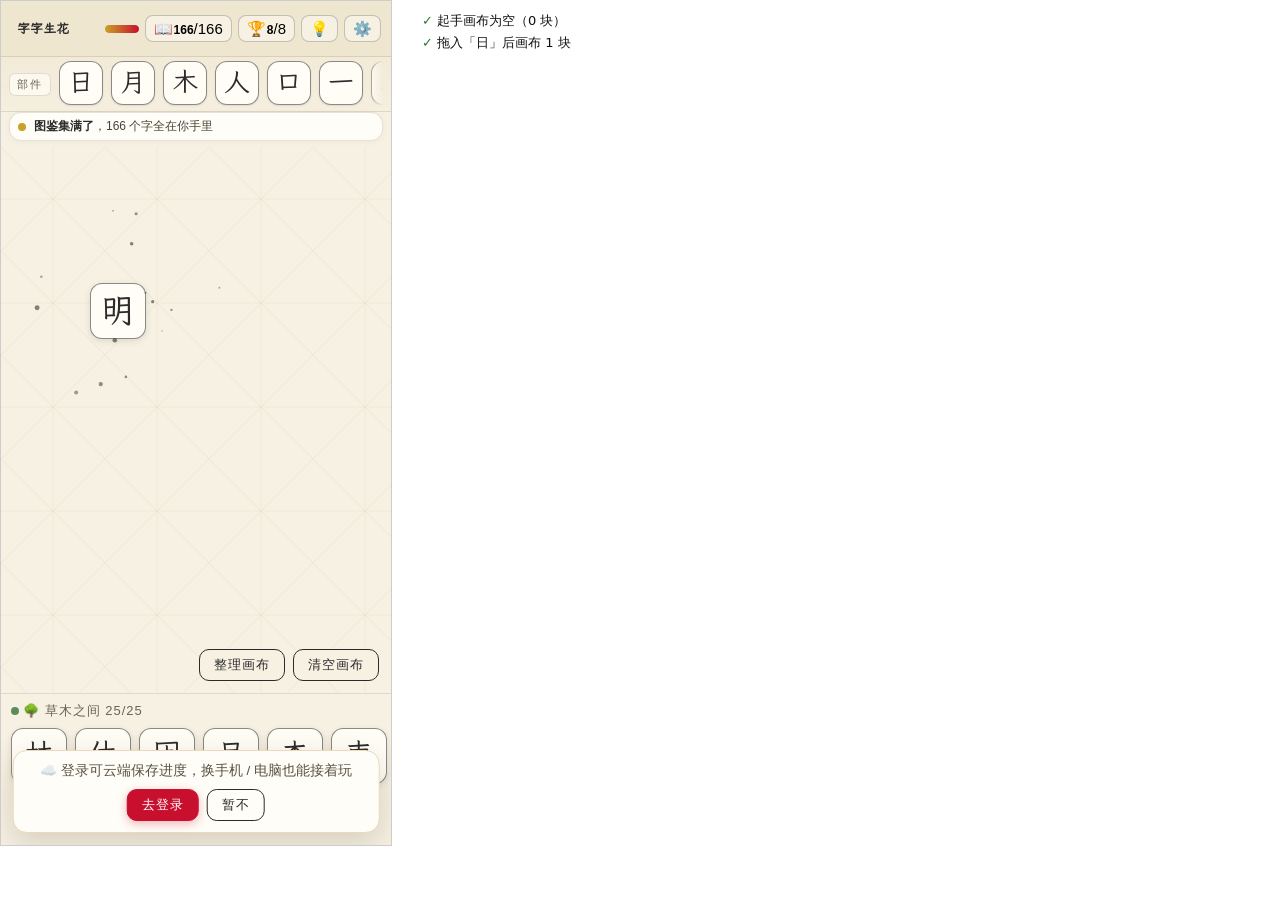
<file: tools/merge_check.html>
<!doctype html>
<meta charset="utf-8">
<title>合成消耗原料检查</title>
<style>
  body { margin:0; font:13px/1.7 system-ui; background:#fff; color:#111; display:flex; gap:16px; align-items:flex-start; }
  #f { width:390px; height:844px; border:1px solid #ccc; flex:none; }
  #log { padding:10px 14px; white-space:pre-wrap; flex:1; min-width:0; }
  .ok { color:#2e7d32; } .no { color:#c62828; font-weight:700; }
</style>
<iframe id="f" src="../index.html" width="390" height="844"></iframe>
<div id="log">running…</div>
<script>
/* 2026-10-29 新增：合成后原料必须在画布上消失，只留结果。
 * 之前原料会分列左右留在画布上，连合几次就堆满零散字块（用户明确要求改掉）。
 * 这里全部走真实指针事件：从部件条拖出 → 拖到另一块上松手 → 数画布上的块。 */
var L = [], el = document.getElementById("log"), fails = 0;
function log(ok, msg) {
  if (!ok) fails++;
  L.push('<span class="' + (ok ? "ok" : "no") + '">' + (ok ? "✓" : "✗") + "</span> " + msg);
  el.innerHTML = L.join("\n");
}
var f = document.getElementById("f");
f.addEventListener("load", function () {
  var w = f.contentWindow, doc = f.contentDocument, Z = w.ZZSH;
  if (!Z) { log(false, "ZZSH 未挂载"); done(); return; }
  doc.getElementById("btn-start").click();
  setTimeout(run, 500);

  function sleep(ms) { return new Promise(function (r) { setTimeout(r, ms); }); }
  function pe(t, x, y, bt) {
    return new w.PointerEvent(t, {
      bubbles: true, cancelable: true, pointerId: 31, pointerType: "touch",
      isPrimary: true, button: 0, buttons: bt, clientX: x, clientY: y
    });
  }
  function boardEl() { return doc.querySelector(".board"); }
  function chars() {
    return [].slice.call(boardEl().querySelectorAll(".tile")).map(function (e) { return e.dataset.char; });
  }
  function closeDrawer() {
    var d = doc.getElementById("card-drawer");
    if (d) d.classList.add("hidden");
    var m = doc.getElementById("card-mask");
    if (m) m.classList.add("hidden");
  }
  function reset() {
    Z.board.clearBoard();
    closeDrawer();
  }
  /* 从部件条真实拖出一个字到画布坐标 */
  async function dragPart(char, cx, cy) {
    var t = doc.querySelector('.partbar .tile[data-char="' + char + '"]');
    if (!t) { log(false, "部件条里找不到「" + char + "」"); return false; }
    var r = t.getBoundingClientRect();
    t.dispatchEvent(pe("pointerdown", r.left + r.width / 2, r.top + r.height / 2, 1));
    doc.dispatchEvent(pe("pointermove", (r.left + cx) / 2, (r.top + cy) / 2, 1));
    doc.dispatchEvent(pe("pointermove", cx, cy, 1));
    doc.dispatchEvent(pe("pointerup", cx, cy, 0));
    await sleep(90);
    return true;
  }
  function centerOf(char) {
    var t = boardEl().querySelector('.tile[data-char="' + char + '"]');
    if (!t) return null;
    var r = t.getBoundingClientRect();
    return { x: r.left + r.width / 2, y: r.top + r.height / 2 };
  }

  async function run() {
    var g = doc.getElementById("guide-mask"); if (g) g.classList.add("hidden");
    var gs = doc.getElementById("guide-skip"); if (gs) gs.style.display = "none";
    reset();

    var bd = boardEl().getBoundingClientRect();
    var A = { x: bd.left + bd.width * 0.3, y: bd.top + bd.height * 0.3 };
    var B = { x: bd.left + bd.width * 0.65, y: bd.top + bd.height * 0.55 };

    log(Z.board.count() === 0, "起手画布为空（" + Z.board.count() + " 块）");

    /* 用例 A：日 + 月 = 明 */
    await dragPart("日", A.x, A.y);
    log(Z.board.count() === 1, "拖入「日」后画布 " + Z.board.count() + " 块");
    var c = centerOf("日");
    await dragPart("月", c.x, c.y);
    await sleep(800);
    var cs = chars();
    log(Z.board.count() === 1 && cs[0] === "明",
      "日+月 合成后只剩 1 块且为「明」（实际 " + Z.board.count() + " 块：" + (cs.join("") || "空") + "）");
    closeDrawer();

    /* 用例 B：木 + 木 = 林，换到画布另一处，确认不是位置巧合 */
    reset();
    await dragPart("木", B.x, B.y);
    var c2 = centerOf("木");
    await dragPart("木", c2.x, c2.y);
    await sleep(800);
    var cs2 = chars();
    log(Z.board.count() === 1 && cs2[0] === "林",
      "木+木 合成后只剩 1 块且为「林」（实际 " + Z.board.count() + " 块：" + (cs2.join("") || "空") + "）");
    closeDrawer();

    /* 用例 C：没有配方的两个字 —— 不能消耗，两块都要留在画布上 */
    reset();
    await dragPart("木", A.x, A.y);
    var c3 = centerOf("木");
    await dragPart("口", c3.x, c3.y);
    await sleep(800);
    var cs3 = chars();
    log(Z.board.count() === 2 && cs3.indexOf("木") >= 0 && cs3.indexOf("口") >= 0,
      "木+口 不能合成时两块都保留（实际 " + Z.board.count() + " 块：" + (cs3.join("") || "空") + "）");
    closeDrawer();

    /* 用例 D：连续三次合成（不清空画布），验证结果一块块攒着、原料从不残留。
       每次换一个落点，避免新块与上一次的结果重叠造成误判。 */
    reset();
    var spots = [
      { x: bd.left + bd.width * 0.22, y: bd.top + bd.height * 0.18 },
      { x: bd.left + bd.width * 0.62, y: bd.top + bd.height * 0.18 },
      { x: bd.left + bd.width * 0.22, y: bd.top + bd.height * 0.58 }
    ];
    var seq = [["日", 0], ["木", 1], ["人", 2]];
    for (var i = 0; i < seq.length; i++) {
      await dragPart(seq[i][0], spots[seq[i][1]].x, spots[seq[i][1]].y);
      var before = Z.board.count();
      var cl = centerOf(seq[i][0]);
      var second = seq[i][0] === "木" ? "木" : (seq[i][0] === "日" ? "月" : "木");
      await dragPart(second, cl.x, cl.y);
      await sleep(800);
      log(Z.board.count() === before,
        "第 " + (i + 1) + " 次合成：合前 " + before + " 块 → 合后 " + Z.board.count() +
        " 块（" + seq[i][0] + "+" + second + "）");
      closeDrawer();
    }
    var left = chars();
    log(left.length === 3, "三次合成后画布共 3 块，无原料残留：" + left.join(""));
    log(boardEl().querySelectorAll(".merging-out").length === 0, "画布上没有残留的淡出元素");
    done();
  }

  function done() {
    document.title = "MERGE-DONE fails=" + fails;
    log(fails === 0, fails === 0 ? "全部通过" : "共 " + fails + " 项失败");
  }
});
</script>
</file>
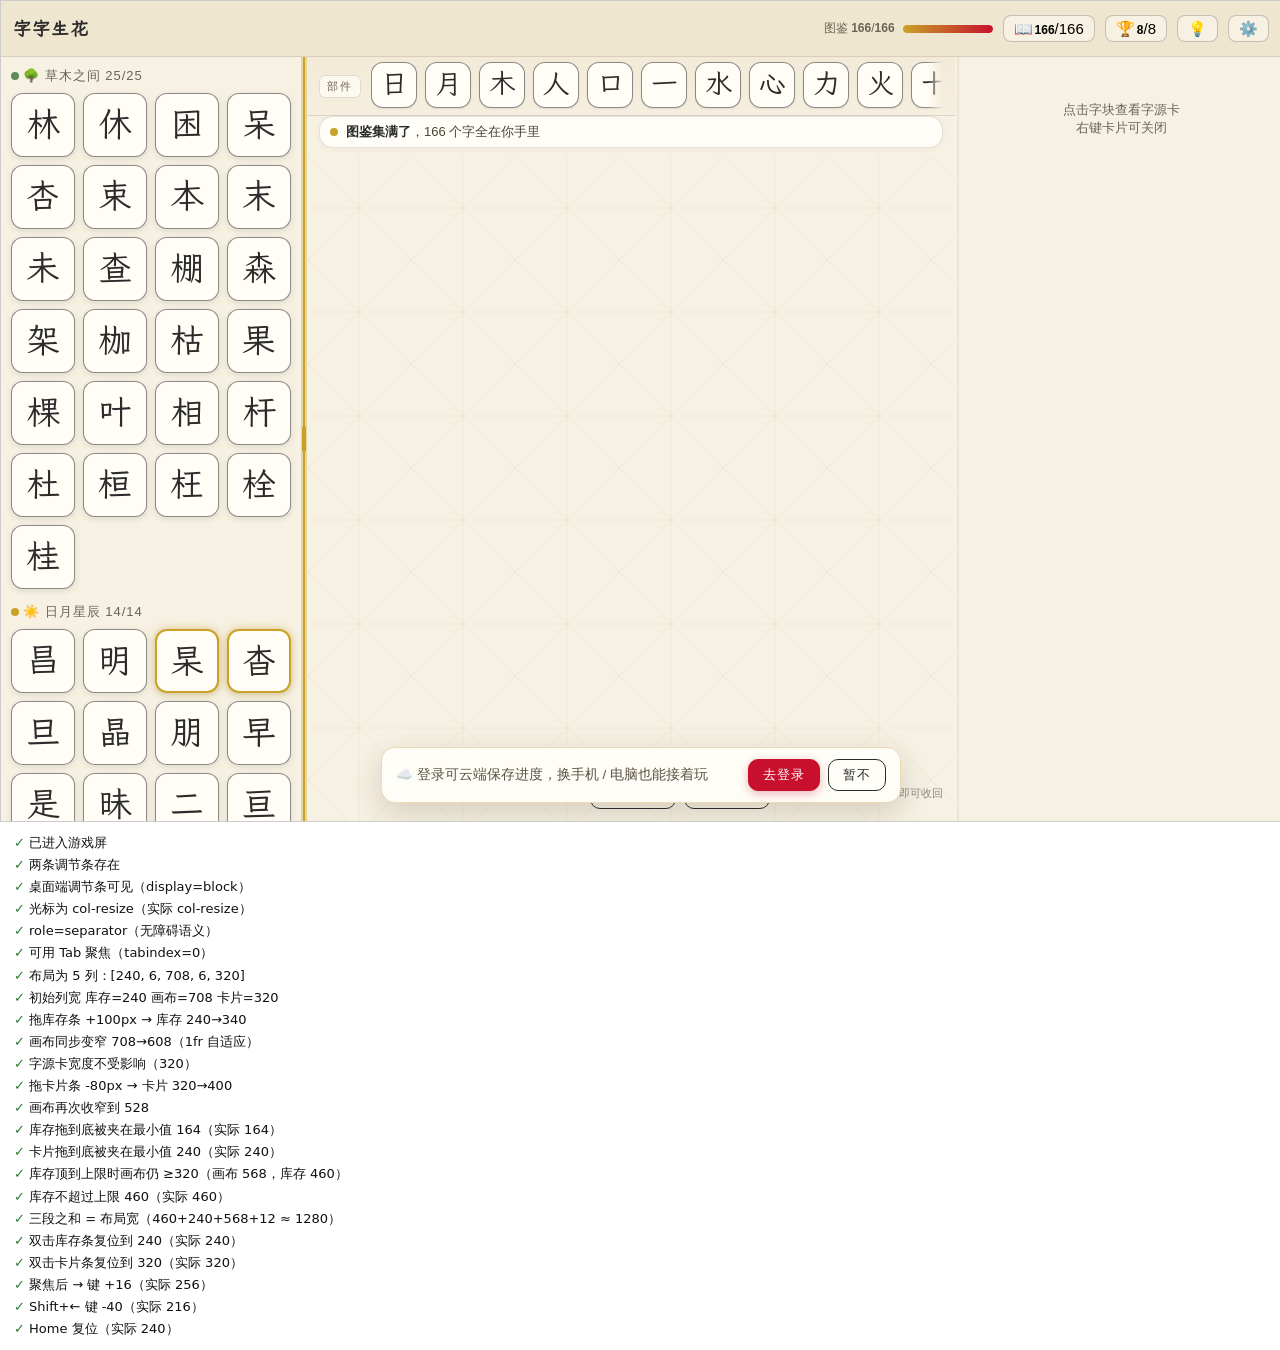
<file: tools/resizer_check.html>
<!doctype html>
<meta charset="utf-8">
<title>分栏拖动调节 · 检查</title>
<style>
  body { margin:0; font:13px/1.7 system-ui; background:#fff; color:#111; }
  #log { padding:10px 14px; white-space:pre-wrap; }
  .ok { color:#2e7d32; } .no { color:#c62828; font-weight:700; } .warn { color:#e65100; }
  iframe { border:1px solid #ccc; display:block; }
</style>
<iframe id="f" src="../index.html" width="1280" height="820" style="width:1280px;height:820px"></iframe>
<div id="log">running…</div>
<script>
var L = [], el = document.getElementById("log"), fails = 0;
function log(ok, msg) {
  if (!ok) fails++;
  L.push('<span class="' + (ok ? "ok" : "no") + '">' + (ok ? "✓" : "✗") + "</span> " + msg);
  el.innerHTML = L.join("\n");
}
var f = document.getElementById("f");

var phase = 0;
f.addEventListener("load", function () {
  var w = f.contentWindow, doc = f.contentDocument, Z = w.ZZSH;
  if (phase++ > 0) { checkPersist(w, doc); return; }
  w.__errs = [];
  w.addEventListener("error", function (e) { w.__errs.push(e.message || "error"); });
  if (!Z) { log(false, "ZZSH 未挂载"); finish(); return; }

  var rzInv = doc.getElementById("rz-inv"), rzCard = doc.getElementById("rz-card");
  var inv = doc.querySelector(".inventory"), card = doc.getElementById("cardcol");
  var board = doc.getElementById("board"), layout = doc.querySelector(".layout");

  function raf() {
    return new Promise(function (r) { w.requestAnimationFrame(function () { r(); }); });
  }
  function px(v) { return Math.round(v); }
  function W(elm) { return px(elm.getBoundingClientRect().width); }

  function pe(type, x, y, kind) {
    return new w.PointerEvent(type, {
      clientX: x, clientY: y, button: 0, buttons: type === "pointerup" ? 0 : 1,
      pointerId: 1, pointerType: kind || "mouse", isPrimary: true,
      bubbles: true, cancelable: true
    });
  }
  /* 在调节条上从中心拖动 dx 像素 */
  async function drag(handle, dx, kind) {
    var r = handle.getBoundingClientRect();
    var x = r.left + r.width / 2, y = r.top + r.height / 2;
    handle.dispatchEvent(pe("pointerdown", x, y, kind));
    await raf();
    handle.dispatchEvent(pe("pointermove", x + dx, y, kind));
    await raf();
    handle.dispatchEvent(pe("pointerup", x + dx, y, kind));
    await raf(); await raf();
  }
  function dblclick(handle) {
    var r = handle.getBoundingClientRect();
    handle.dispatchEvent(new w.MouseEvent("dblclick", {
      clientX: r.left + r.width / 2, clientY: r.top + r.height / 2,
      bubbles: true, cancelable: true
    }));
  }
  function key(handle, k, shift) {
    handle.dispatchEvent(new w.KeyboardEvent("keydown", {
      key: k, shiftKey: !!shift, bubbles: true, cancelable: true
    }));
  }
  function stored() {
    try { return JSON.parse(w.localStorage.getItem("zzsh_layout_v1") || "null"); }
    catch (e) { return null; }
  }

  (async function () {
    /* ---------- 0. 前置：清掉上次的布局，进游戏屏 ---------- */
    try { w.localStorage.removeItem("zzsh_layout_v1"); } catch (e) {}
    doc.getElementById("btn-start").click();
    await new Promise(function (r) { setTimeout(r, 500); });
    doc.documentElement.style.setProperty("--inv-w", "240px");
    doc.documentElement.style.setProperty("--card-w", "320px");
    await raf(); await raf();

    log(!doc.getElementById("screen-game").classList.contains("hidden"), "已进入游戏屏");

    /* ---------- 1. 结构 ---------- */
    log(!!rzInv && !!rzCard, "两条调节条存在");
    log(w.getComputedStyle(rzInv).display !== "none", "桌面端调节条可见（display=" + w.getComputedStyle(rzInv).display + "）");
    log(w.getComputedStyle(rzInv).cursor === "col-resize",
      "光标为 col-resize（实际 " + w.getComputedStyle(rzInv).cursor + "）");
    log(rzInv.getAttribute("role") === "separator" && rzCard.getAttribute("role") === "separator",
      "role=separator（无障碍语义）");
    log(rzInv.tabIndex === 0 && rzCard.tabIndex === 0, "可用 Tab 聚焦（tabindex=0）");
    var cols = w.getComputedStyle(layout).gridTemplateColumns.split(" ").map(parseFloat);
    log(cols.length === 5, "布局为 5 列：[" + cols.map(Math.round).join(", ") + "]");
    log(Math.abs(cols[0] - 240) <= 1 && Math.abs(cols[4] - 320) <= 1,
      "初始列宽 库存=" + Math.round(cols[0]) + " 画布=" + Math.round(cols[2]) + " 卡片=" + Math.round(cols[4]));
    var inv0 = W(inv), card0 = W(card), brd0 = W(board);

    /* ---------- 2. 拖库存条向右 100 ---------- */
    await drag(rzInv, 100);
    var inv1 = W(inv), brd1 = W(board);
    log(Math.abs(inv1 - (inv0 + 100)) <= 2, "拖库存条 +100px → 库存 " + inv0 + "→" + inv1);
    log(brd1 < brd0, "画布同步变窄 " + brd0 + "→" + brd1 + "（1fr 自适应）");
    log(Math.abs(W(card)) === Math.abs(card0), "字源卡宽度不受影响（" + W(card) + "）");

    /* ---------- 3. 拖卡片条向左 80（卡片变宽） ---------- */
    var cardPre = W(card);
    await drag(rzCard, -80);
    var card2 = W(card);
    log(Math.abs(card2 - (cardPre + 80)) <= 2, "拖卡片条 -80px → 卡片 " + cardPre + "→" + card2);
    log(W(board) < brd1, "画布再次收窄到 " + W(board));

    /* ---------- 4. 下限：库存不能小于 164 ---------- */
    await drag(rzInv, -9999);
    log(W(inv) === 164, "库存拖到底被夹在最小值 164（实际 " + W(inv) + "）");

    /* ---------- 5. 上限：画布至少留 320 ---------- */
    await drag(rzCard, 9999);          // 卡片挤到最小，给库存腾空间
    var cardMin = W(card);
    log(cardMin === 240, "卡片拖到底被夹在最小值 240（实际 " + cardMin + "）");
    await drag(rzInv, 9999);           // 库存顶到最大
    var invMax = W(inv), brdMax = W(board);
    log(brdMax >= 320, "库存顶到上限时画布仍 ≥320（画布 " + brdMax + "，库存 " + invMax + "）");
    log(invMax <= 460, "库存不超过上限 460（实际 " + invMax + "）");
    var sumOK = Math.abs(invMax + cardMin + brdMax + 12 - W(layout)) <= 2;
    log(sumOK, "三段之和 = 布局宽（" + invMax + "+" + cardMin + "+" + brdMax + "+12 ≈ " + W(layout) + "）");

    /* ---------- 6. 双击复位 ---------- */
    dblclick(rzInv); await raf(); await raf();
    log(W(inv) === 240, "双击库存条复位到 240（实际 " + W(inv) + "）");
    dblclick(rzCard); await raf(); await raf();
    log(W(card) === 320, "双击卡片条复位到 320（实际 " + W(card) + "）");

    /* ---------- 7. 键盘微调 ---------- */
    rzInv.focus();
    key(rzInv, "ArrowRight"); await raf(); await raf();
    log(W(inv) === 256, "聚焦后 → 键 +16（实际 " + W(inv) + "）");
    key(rzInv, "ArrowLeft", true); await raf(); await raf();
    log(W(inv) === 216, "Shift+← 键 -40（实际 " + W(inv) + "）");
    key(rzInv, "Home"); await raf(); await raf();
    log(W(inv) === 240, "Home 复位（实际 " + W(inv) + "）");

    /* ---------- 8. 持久化 ---------- */
    await drag(rzInv, 60);
    var st = stored();
    log(!!st && Math.abs(st.inv - W(inv)) <= 1, "宽度写入 localStorage：" + JSON.stringify(st));

    /* ---------- 9. 拖动视觉反馈 ---------- */
    var r = rzInv.getBoundingClientRect(), cx = r.left + r.width / 2, cy = r.top + r.height / 2;
    rzInv.dispatchEvent(pe("pointerdown", cx, cy));
    await raf();
    log(rzInv.classList.contains("dragging"), "拖动中调节条有 dragging 类");
    log(doc.body.classList.contains("rz-dragging"), "拖动中全局光标锁定 col-resize");
    rzInv.dispatchEvent(pe("pointerup", cx, cy));
    await raf(); await raf();
    log(!rzInv.classList.contains("dragging") && !doc.body.classList.contains("rz-dragging"),
      "松手后清掉拖动状态");

    /* ---------- 10. 触摸也能拖 ---------- */
    var before = W(inv);
    await drag(rzInv, -40, "touch");
    log(Math.abs(W(inv) - (before - 40)) <= 2, "触摸拖动生效 " + before + "→" + W(inv));

    /* ---------- 11. 画布变窄后字块不越界（必须让画布真的变窄） ---------- */
    Z.board.clearBoard && Z.board.clearBoard();
    await raf();
    var bw0 = W(board);
    var t1 = Z.board.createTile("木", 20, 60);
    var t2 = Z.board.createTile("日", Math.round(bw0 / 2), 160);
    var t3 = Z.board.createTile("水", bw0 - 80, 260);   // 贴着右边界
    await raf();
    /* 向左拖卡片条 = 卡片变宽 = 画布变窄（向右拖是变宽，测不出收敛） */
    await drag(rzCard, -300);
    await raf(); await raf();
    await new Promise(function (r2) { setTimeout(r2, 250); });
    var bw = W(board);
    log(bw < bw0, "画布确实收窄 " + bw0 + " → " + bw);
    var bLeft = board.getBoundingClientRect().left;
    var outs = [];
    [t1, t2, t3].forEach(function (t) {
      var rr = t.el.getBoundingClientRect();
      var l = px(rr.left - bLeft), r = px(rr.right - bLeft), b = px(rr.bottom - board.getBoundingClientRect().top);
      if (l < -1 || r > bw + 1 || b > board.getBoundingClientRect().height + 1) {
        outs.push(t.char + "(" + l + "~" + r + ")");
      }
    });
    log(outs.length === 0, "3 个字块全部收回画布内" + (outs.length ? "，越界：" + outs.join(" ") : "（画布宽 " + bw + "）"));
    var t3r = px(t3.el.getBoundingClientRect().right - bLeft);
    log(t3r <= bw + 1, "贴边的那个字被推到右边界内（右缘 " + t3r + " ≤ " + bw + "）");

    /* ---------- 12. 无 JS 报错 ---------- */
    log(w.__errs.length === 0, "无脚本错误" + (w.__errs.length ? "：" + w.__errs.join(";") : ""));

    /* ---------- 13. 刷新后保持（重载 iframe 验证 load 路径） ---------- */
    dblclick(rzInv); await raf(); await raf();
    dblclick(rzCard); await raf(); await raf();
    await drag(rzInv, 300 - W(inv));   // 故意设成非默认值 300，默认值验证才有意义
    var savedBefore = stored();
    log(W(inv) === 300 && !!savedBefore && savedBefore.inv === 300 && savedBefore.card === 320,
      "刷新前写入：" + JSON.stringify(savedBefore));
    el.innerHTML = L.join("\n") + "\n<span class=\"warn\">…重载 iframe 验证持久化…</span>";
    f.src = "../index.html?reload=1";
  })().catch(function (e) {
    log(false, "异常：" + (e && e.message));
    finish();
  });

  async function checkPersist(w, doc) {
    await new Promise(function (r) { setTimeout(r, 700); });
    if (!doc.getElementById("screen-game").classList.contains("hidden")) {
      /* 已在游戏屏 */
    } else {
      doc.getElementById("btn-start").click();
      await new Promise(function (r) { setTimeout(r, 500); });
    }
    var invNow = Math.round(doc.querySelector(".inventory").getBoundingClientRect().width);
    log(invNow === 300, "刷新后库存宽度恢复为 300（实际 " + invNow + "）");
    var cardNow = Math.round(doc.getElementById("cardcol").getBoundingClientRect().width);
    log(cardNow === 320, "刷新后字源卡恢复 320（实际 " + cardNow + "）");
    var savedNow = null;
    try { savedNow = JSON.parse(w.localStorage.getItem("zzsh_layout_v1") || "null"); } catch (e) {}
    log(!!savedNow && savedNow.inv === 300 && savedNow.card === 320,
      "存储值未被刷新改写（" + JSON.stringify(savedNow) + "）");
    log(true, "—— 检查结束 ——");
    finish();
  }

  function finish() {
    var bad = fails;
    w.fetch("/report", {
      method: "POST",
      body: JSON.stringify({ stat: "resizer：失败 " + bad + " 项", md: el.textContent })
    });
  }
});
</script>
</file>
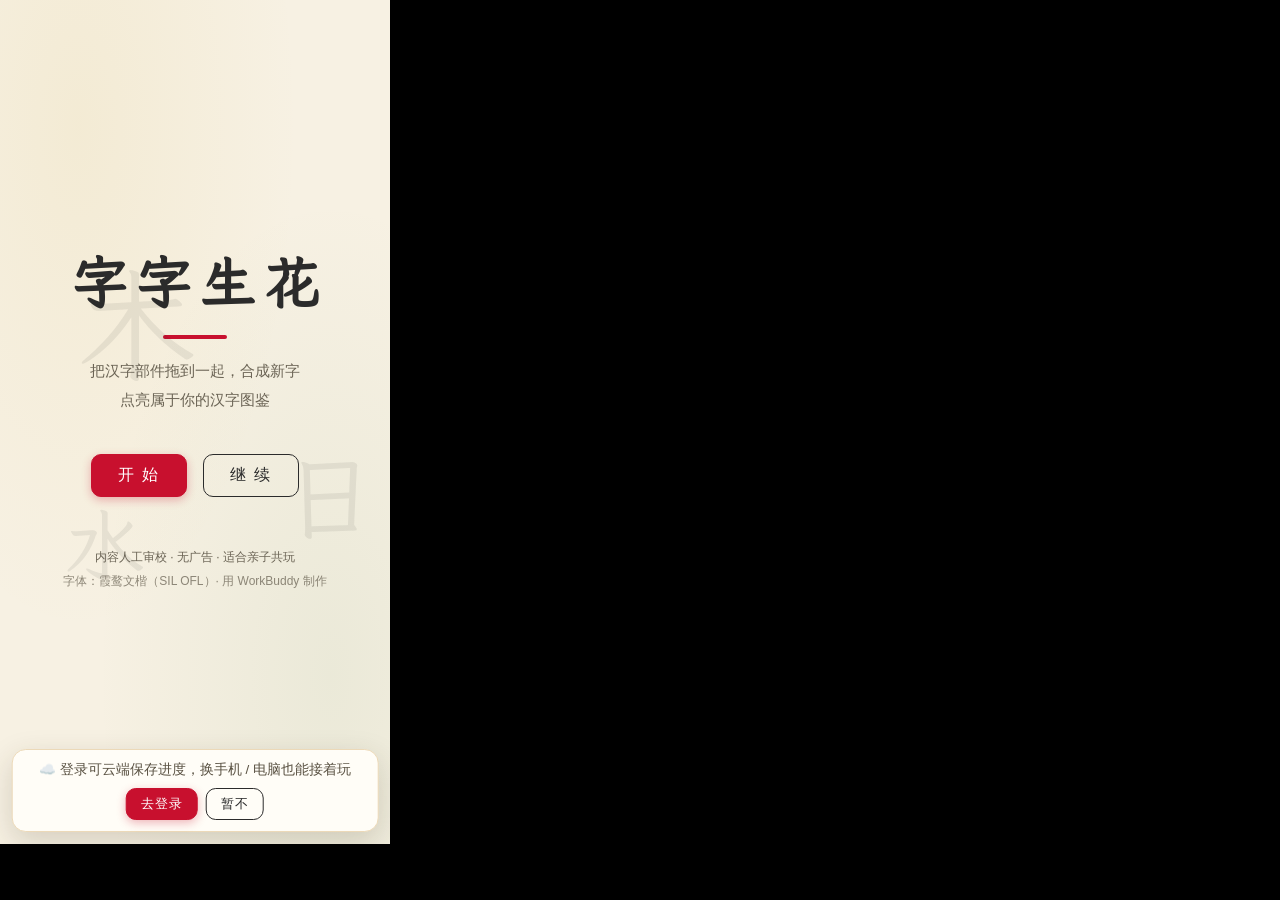
<file: tools/shots.html>
<!doctype html>
<meta charset="utf-8">
<meta name="viewport" content="width=device-width, initial-scale=1">
<title>截图助手</title>
<!-- 用法：tools/shots.html?w=390&h=844&view=game
     view: cover 封面 / game 游戏屏 / card 字源卡 / codex 图鉴 / tree 字族树 / rz 分栏演示 -->
<style>html,body{margin:0;padding:0;background:#000}iframe{display:block;border:0}</style>
<iframe id="f" src="../index.html"></iframe>
<script>
var q = new URLSearchParams(location.search);
var W = +q.get("w") || 390, H = +q.get("h") || 844;
var view = q.get("view") || "cover";
var f = document.getElementById("f");
f.width = W; f.height = H;
f.style.width = W + "px"; f.style.height = H + "px";

f.addEventListener("load", function () {
  var doc = f.contentDocument, w = f.contentWindow, Z = w.ZZSH;
  if (!Z) return;
  if (view === "cover") return;
  try { doc.getElementById("btn-start").click(); } catch (e) { }
  setTimeout(function () {
    // 关掉引导遮罩，露出干净的画面
    var g = doc.getElementById("guide-mask"); if (g) g.classList.add("hidden");
    if (view === "card") {
      var t = doc.querySelector(".inventory .tile");
      if (t && w.matchMedia("(max-width: 768px)").matches) t.dispatchEvent(new w.MouseEvent("click", { bubbles: true }));
      Z.ui.showCard(q.get("char") || "明");
    }
    if (view === "rz") {
      /* 演示：库存拉到 320、卡片拉到 380，并让右侧调节条停在「拖动中」高亮态 */
      doc.documentElement.style.setProperty("--inv-w", "320px");
      doc.documentElement.style.setProperty("--card-w", "380px");
      /* headless 虚拟时间会冻结 CSS transition 时钟，演示时关掉过渡才能截到终态 */
      var st = doc.createElement("style");
      st.textContent = ".rz::before,.rz::after{transition:none!important}";
      doc.head.appendChild(st);
      var ri = doc.getElementById("rz-inv"), rc = doc.getElementById("rz-card");
      if (rc) rc.classList.add("dragging");
      if (ri) ri.classList.add("dragging");
      Z.ui.renderInventory();
      Z.board.createTile("木", 40, 60);
      Z.board.createTile("日", 200, 200);
      Z.board.createTile("水", 360, 340);
    }
    if (view === "codex") { doc.getElementById("btn-codex").click(); }
    if (view === "tree") {
      doc.getElementById("btn-codex").click();
      var tab = doc.getElementById("tab-tree"); if (tab) tab.click();
    }
    document.title = "SHOT-" + view + "-" + W + "x" + H;
  }, 500);
});
</script>
</file>
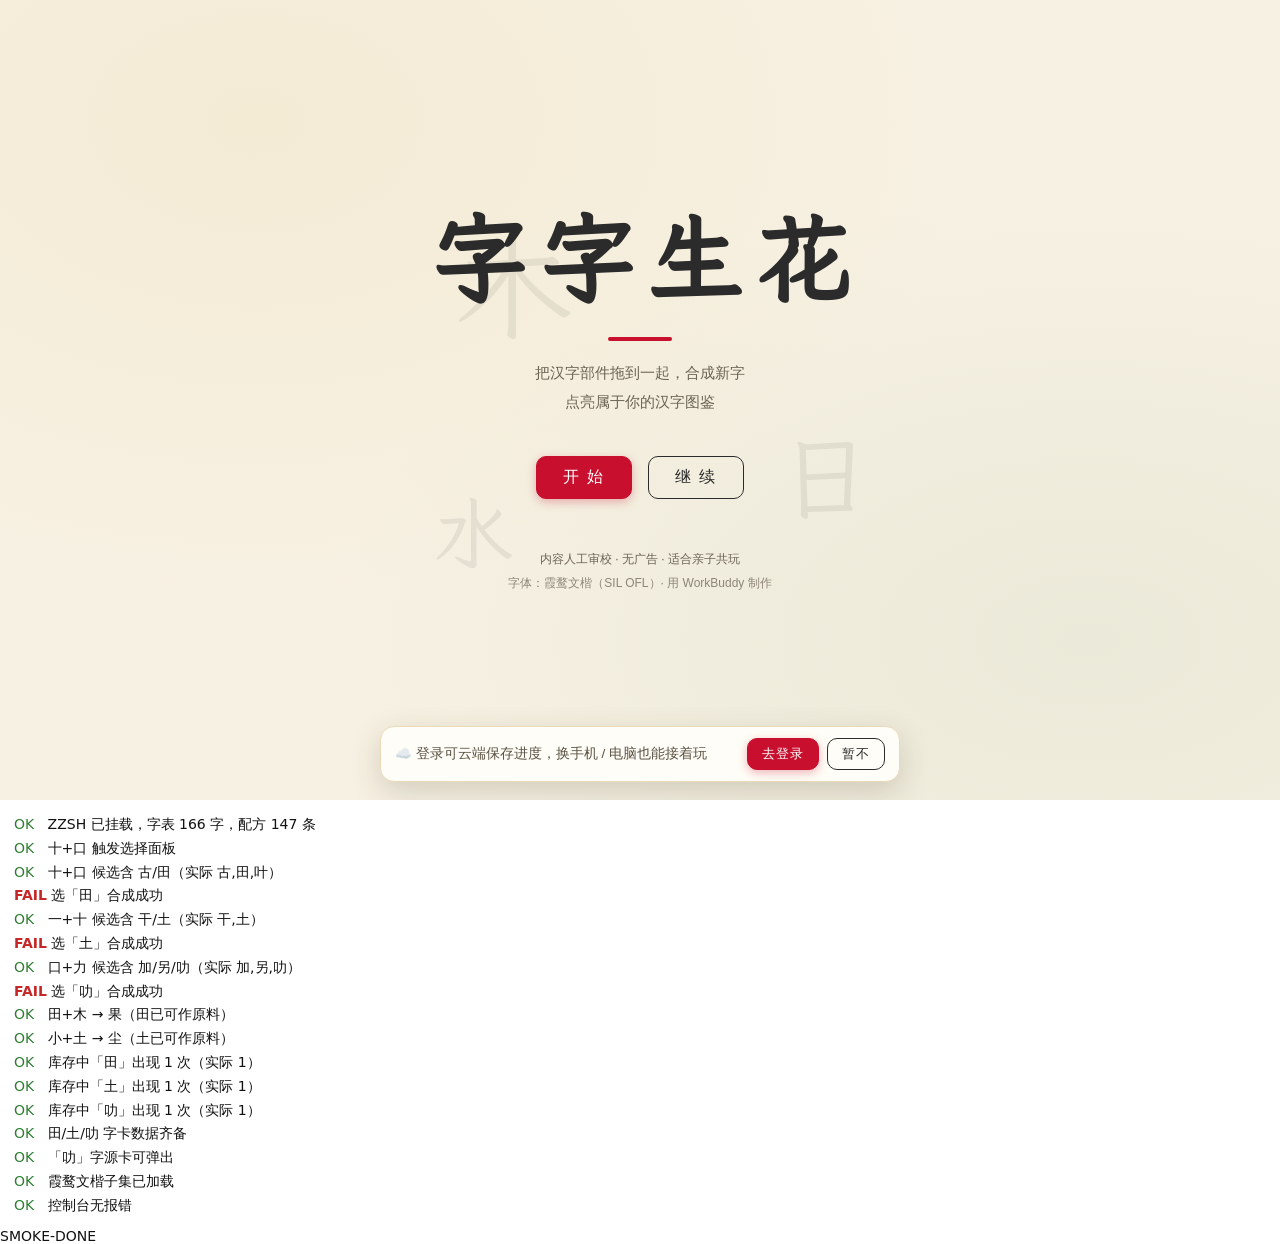
<file: tools/smoke.html>
<!doctype html>
<meta charset="utf-8">
<title>smoke</title>
<style>
  body { margin:0; font:14px system-ui; background:#fff; color:#111; }
  #frame { width:1280px; height:800px; border:0; }
  #log { padding:10px 14px; white-space:pre-wrap; line-height:1.7; }
  .ok { color:#2e7d32; } .bad { color:#c62828; font-weight:700; }
  #done { display:none; }
</style>
<iframe id="frame" src="../index.html"></iframe>
<div id="log">running…</div>
<div id="done">SMOKE-DONE</div>
<script>
var logEl = document.getElementById("log");
var lines = [];
function L(ok, msg) {
  lines.push((ok ? '<span class="ok">OK  </span> ' : '<span class="bad">FAIL</span> ') + msg);
  logEl.innerHTML = lines.join("\n");
}
var errs = [];
window.addEventListener("error", function (e) { errs.push("window.onerror: " + e.message); });

var f = document.getElementById("frame");
f.addEventListener("load", function () {
  var w = f.contentWindow;
  var Z = w.ZZSH;
  if (!Z) { L(false, "ZZSH 未挂载"); finish(); return; }

  // 捕获 iframe 内的运行时报错
  w.addEventListener("error", function (e) { errs.push("iframe onerror: " + e.message); });

  try {
    L(true, "ZZSH 已挂载，字表 " + Object.keys(Z.DATA.chars).length + " 字，配方 " + Z.DATA.recipes.length + " 条");

    // 给足原料（模拟已解锁到「十」）
    ["十", "一", "力", "火", "小"].forEach(function (p) {
      if (Z.state.data.unlockedParts.indexOf(p) < 0) Z.state.data.unlockedParts.push(p);
    });

    // 1) 十 + 口 → 古 / 田
    var r1 = Z.engine.tryMerge("十", "口");
    L(!!(r1.ok && r1.needPanel), "十+口 触发选择面板");
    var rs1 = r1.recipe ? r1.recipe.results : [];
    L(rs1.indexOf("古") >= 0 && rs1.indexOf("田") >= 0, "十+口 候选含 古/田（实际 " + rs1.join(",") + "）");
    var m1 = Z.engine.resolvePanelChoice(r1.recipe, "田");
    L(m1.ok && m1.result === "田" && m1.isNew, "选「田」合成成功");

    // 2) 一 + 十 → 干 / 土
    var r2 = Z.engine.tryMerge("一", "十");
    var rs2 = r2.recipe ? r2.recipe.results : [];
    L(rs2.indexOf("干") >= 0 && rs2.indexOf("土") >= 0, "一+十 候选含 干/土（实际 " + rs2.join(",") + "）");
    var m2 = Z.engine.resolvePanelChoice(r2.recipe, "土");
    L(m2.ok && m2.result === "土" && m2.isNew, "选「土」合成成功");

    // 3) 口 + 力 → 加 / 另 / 叻
    var r3 = Z.engine.tryMerge("口", "力");
    var rs3 = r3.recipe ? r3.recipe.results : [];
    L(rs3.length === 3 && rs3.indexOf("叻") >= 0 && rs3.indexOf("另") >= 0,
      "口+力 候选含 加/另/叻（实际 " + rs3.join(",") + "）");
    var m3 = Z.engine.resolvePanelChoice(r3.recipe, "叻");
    L(m3.ok && m3.result === "叻" && m3.isNew, "选「叻」合成成功");

    // 4) 田、土作为原料可继续合成
    var r4 = Z.engine.tryMerge("田", "木");
    L(r4.ok && r4.result === "果", "田+木 → 果（田已可作原料）");
    var r5 = Z.engine.tryMerge("小", "土");
    L(r5.ok && r5.result === "尘", "小+土 → 尘（土已可作原料）");

    // 5) 库存渲染：田、土、叻 出现且不重复
    Z.ui.renderInventory();
    var tiles = [].slice.call(f.contentDocument.querySelectorAll(".inventory .tile"))
      .map(function (t) { return t.dataset.char; });
    function countOf(c) { return tiles.filter(function (x) { return x === c; }).length; }
    L(countOf("田") === 1, "库存中「田」出现 1 次（实际 " + countOf("田") + "）");
    L(countOf("土") === 1, "库存中「土」出现 1 次（实际 " + countOf("土") + "）");
    L(countOf("叻") === 1, "库存中「叻」出现 1 次（实际 " + countOf("叻") + "）");

    // 6) 字源卡可取
    L(Z.DATA.chars["田"] && Z.DATA.chars["土"] && Z.DATA.chars["叻"], "田/土/叻 字卡数据齐备");
    Z.ui.showCard("叻");
    L(!!f.contentDocument.querySelector(".char-card .cc-char"), "「叻」字源卡可弹出");

    // 7) 字体已加载
    var fam = f.contentDocument.fonts && f.contentDocument.fonts.check('16px "LXGW WenKai"');
    L(!!fam, "霞鹜文楷子集已加载");
  } catch (e) {
    L(false, "异常：" + e.message);
    errs.push("throw: " + e.message);
  }
  L(errs.length === 0, errs.length ? "控制台报错：" + errs.join(" | ") : "控制台无报错");
  finish();
});

function finish() { document.getElementById("done").style.display = "block"; }
</script>
</file>
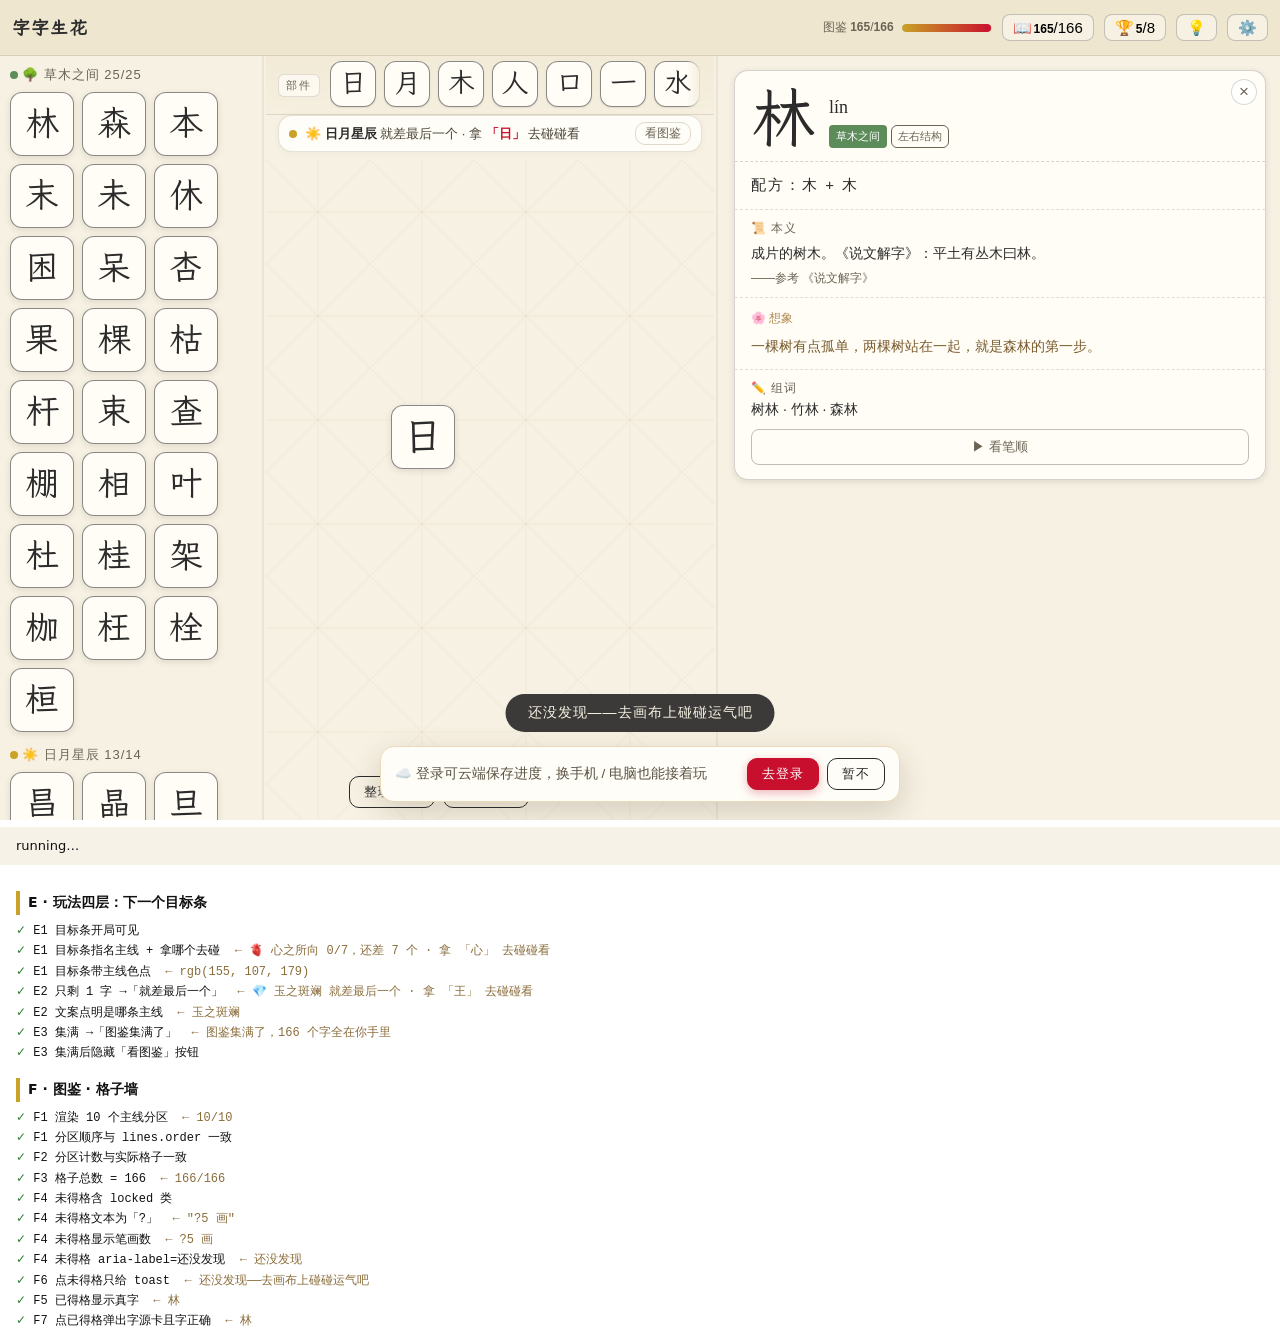
<file: tools/suite.html>
<!doctype html>
<meta charset="utf-8">
<title>字字生花 · 功能测试套件</title>
<style>
  body { margin:0; font:13px/1.7 system-ui; background:#fff; color:#111; }
  #frame { width:1280px; height:820px; border:0; }
  #stat { padding:8px 16px; background:#f6f2e8; font-size:13px; position:sticky; top:0; z-index:9; }
  #out { padding:12px 16px; }
  .grp { margin:14px 0 6px; font-weight:700; font-size:14px; border-left:4px solid #C9A227; padding-left:8px; }
  .ln { white-space:pre-wrap; font-family:ui-monospace,Consolas,monospace; font-size:12px; }
  .ok { color:#2e7d32; } .no { color:#c62828; font-weight:700; } .sk { color:#8a6d3b; }
</style>
<iframe id="frame" src="../index.html"></iframe>
<div id="stat">running…</div>
<div id="out"></div>
<script>
/* ============================================================
 * 字字生花 · 功能测试套件（对应《测试用例_v1.3.md》E ~ L 模块）
 *
 * 与逐字全量 fulltest.html 的分工：
 *   fulltest 回答「166 个字每个字都好不好」，本套件回答「功能有没有坏」。
 * 全部走真实页面（iframe 里跑 index.html），用真实入口（点按钮 / 拖字块），
 * 不直接调用内部函数绕开 UI——绕开会测不到「树不同步」这类接线 bug。
 *
 * 结果挂在 window.__SUITE__ 上，由 run_suite.js 通过 CDP 取走。
 * ========================================================== */
var frame = document.getElementById("frame");
var W = function () { return frame.contentWindow; };
var DD = function () { return frame.contentDocument; };
var $ = function (s) { return DD().querySelector(s); };
var $$ = function (s) { return [].slice.call(DD().querySelectorAll(s)); };

var CASES = [];           // {id, name, ok, extra}
var stat = function (t) { document.getElementById("stat").textContent = t; };

function sleep(ms) { return new Promise(function (r) { setTimeout(r, ms); }); }
function esc(s) { return String(s).replace(/[&<>]/g, function (c) { return { "&": "&amp;", "<": "&lt;", ">": "&gt;" }[c]; }); }
function rec(id, name, ok, extra) {
  CASES.push({ id: id, name: name, ok: ok, extra: extra || "" });
  render();
}
function note(msg) { CASES.push({ note: msg }); render(); }
function render() {
  var html = "";
  CASES.forEach(function (c) {
    if (c.note) { html += '<div class="grp">' + esc(c.note) + "</div>"; return; }
    html += '<div class="ln">' + (c.ok === true ? '<span class="ok">✓</span>'
      : c.ok === "skip" ? '<span class="sk">—</span>' : '<span class="no">✗</span>') +
      " " + esc(c.id + " " + c.name) +
      (c.extra ? '  <span class="sk">← ' + esc(String(c.extra).slice(0, 220)) + "</span>" : "") + "</div>";
  });
  document.getElementById("out").innerHTML = html;
}

/* ---------- 通用工具（全部作用于 iframe 内部） ---------- */
function b64(o) { return W().btoa(unescape(encodeURIComponent(JSON.stringify(o)))); }
/* 「纯部件」列表：partInfo 里仍保留了「田/土/目/大」四条（兼容老存档），
 * 但它们现在是合成字。若把它们塞进 unlockedParts，selfHeal 会把它们转成已收集，
 * 凭空多出 4 个字，里程碑/连击的计数全被带偏 —— 测试环境和真人存档不等价。 */
function allParts() {
  var D = W().ZZSH.DATA;
  return Object.keys(D.partInfo).filter(function (p) { return !D.chars[p]; });
}
function baseSave(got, parts) {
  return {
    version: 1, got: got.slice(),
    unlockedParts: parts || allParts(),
    achievements: [],
    stats: { tries: 0, fails: 0, hints: 0, panels: 0, startAt: 0, minorEndAt: 0 },
    settings: { sound: false, strokeAnim: true },
    guide: { done: true, step: 99 }, flags: {}
  };
}
function loadSave(got, parts) {
  var Z = W().ZZSH;
  Z.state.data = Z.state.importCode(b64(baseSave(got, parts)));
  Z.engine.selfHeal();
  Z.board.clearBoard();
  Z.ui.renderAll();
  var g = DD().getElementById("guide-mask"); if (g) g.classList.add("hidden");
  var drawer = DD().getElementById("card-drawer"); if (drawer) drawer.classList.add("hidden");
  var m = DD().getElementById("drawer-mask"); if (m) m.classList.add("hidden");
  return Z.state.data;
}
function clearFloats() { $$(".float-word").forEach(function (e) { e.remove(); }); }
function floats() { return $$(".float-word").map(function (e) { return e.className + "|" + e.textContent; }); }
function toastText() { var t = DD().getElementById("toast"); return t ? t.innerText : ""; }
/* toast 是队列 + 3400ms 长驻的，直接读会读到上一条。
 * 判定前先排空队列（等 .show 落下），再把文本擦掉，避免假阳性。 */
async function drainToast(maxMs) {
  var t0 = Date.now();
  while (Date.now() - t0 < (maxMs || 16000)) {
    var el = DD().getElementById("toast");
    if (el && el.className.indexOf("show") < 0) {
      el.textContent = ""; el.className = "toast";
      return true;
    }
    await sleep(150);
  }
  return false;
}
async function waitToast(re, ms) {
  var t0 = Date.now();
  while (Date.now() - t0 < (ms || 5000)) {
    if (re.test(toastText())) return true;
    await sleep(120);
  }
  return false;
}
function got() { return W().ZZSH.state.data.got.slice(); }

/* ---------- 拖拽（在 iframe 内构造 PointerEvent） ---------- */
function pe(type, x, y, bt) {
  /* 括号不能省：new W().PointerEvent(...) 会被解析成「调用」构造函数 */
  return new (W().PointerEvent)(type, {
    bubbles: true, cancelable: true, pointerId: 31, pointerType: "touch",
    isPrimary: true, button: 0, buttons: bt, clientX: x, clientY: y
  });
}
function tileEl(char) {
  return DD().querySelector('.partbar .tile[data-char="' + char + '"]') ||
         DD().querySelector('.inventory .tile[data-char="' + char + '"]') ||
         DD().querySelector('#board .tile[data-char="' + char + '"]');
}
function dragTo(char, x, y) {
  var t = tileEl(char);
  if (!t) return "no-tile:" + char;
  var r = t.getBoundingClientRect();
  var d = DD();
  t.dispatchEvent(pe("pointerdown", r.left + r.width / 2, r.top + r.height / 2, 1));
  d.dispatchEvent(pe("pointermove", (r.left + x) / 2, (r.top + y) / 2, 1));
  d.dispatchEvent(pe("pointermove", x, y, 1));
  d.dispatchEvent(pe("pointerup", x, y, 0));
  return "ok";
}
function boardPt(fx, fy) {
  var r = DD().getElementById("board").getBoundingClientRect();
  return { x: Math.round(r.left + r.width * fx), y: Math.round(r.top + r.height * fy) };
}
function centerOf(char) {
  var t = DD().querySelector('#board .tile[data-char="' + char + '"]');
  if (!t) return null;
  var r = t.getBoundingClientRect();
  return { x: Math.round(r.left + r.width / 2), y: Math.round(r.top + r.height / 2) };
}
/* 拖两个部件合成。每个用例开一块干净的画布：残留字块会被新拖出的字块碰到，
 * 触发意外的「无效组合」，把要测的连击序列打断。 */
async function merge(a, b, waitMs) {
  W().ZZSH.board.clearBoard();
  await sleep(60);
  var p = boardPt(0.35, 0.42);
  var r1 = dragTo(a, p.x, p.y);
  await sleep(160);
  if (r1 !== "ok") return "拖出失败:" + a;
  var c = centerOf(a);
  if (!c) return "画布上没有:" + a;
  dragTo(b, c.x, c.y);
  await sleep(waitMs || 900);
  return true;
}

/* 连击计数是 ui.js 的模块级变量，只有一次「合成失败」才会归零。
 * 用例之间不会自动重置，连击用例前要主动制造一次失败并购零，
 * 否则上一组留下的连击会串到这一组（实跑中见过「连中 7」）。 */
async function failOnce(D) {
  var pool = allParts();
  var pair = null;
  for (var i = 0; i < pool.length && !pair; i++) {
    for (var j = i; j < pool.length; j++) {
      if (i === j) continue;
      if (!W().ZZSH.findRecipe(pool[i], pool[j])) { pair = [pool[i], pool[j]]; break; }
    }
  }
  if (!pair) return false;
  await merge(pair[0], pair[1], 600);
  return true;
}

/* ============================================================ */
frame.addEventListener("load", function () { run().catch(function (e) {
  stat("套件崩溃：" + (e && e.message));
  window.__SUITE__ = { stat: "套件崩溃：" + (e && e.message), cases: CASES, fail: CASES.filter(function (c) { return c.ok !== true && c.ok !== "skip"; }).length };
  document.title = "SUITE-DONE";
}); });

async function waitGame() {
  for (var i = 0; i < 80; i++) {
    var okk = !!(W().ZZSH && W().ZZSH.ui && DD().getElementById("btn-start"));
    if (okk) break;
    await sleep(200);
  }
  W().ZZSH.ui.showScreen("#screen-game");
  await sleep(300);
}

async function run() {
  var Z = W().ZZSH, D;
  await waitGame();
  Z = W().ZZSH; D = Z.DATA;
  var ALL = Object.keys(D.chars);

  /* 异常监听，越早越好 */
  W().__SUITE_ERRS = [];
  W().addEventListener("error", function (e) { W().__SUITE_ERRS.push(String(e.message)); });
  W().addEventListener("unhandledrejection", function (e) { W().__SUITE_ERRS.push("reject:" + String(e.reason)); });

  await groupE(ALL, D, Z);
  await groupF(ALL, D, Z);
  await groupG(ALL, D, Z);
  await groupH(ALL, D, Z);
  await groupI(ALL, D, Z);
  await groupJ(ALL, D, Z);
  await groupK(ALL, D, Z);
  await groupLiveE(ALL, D, Z);
  await groupN(ALL, D, Z);
  await groupL(ALL, D, Z);

  var bad = CASES.filter(function (c) { return !c.note && c.ok !== true && c.ok !== "skip"; });
  var skipped = CASES.filter(function (c) { return c.ok === "skip"; });
  var s = "完成 " + CASES.filter(function (c) { return !c.note; }).length + " 条，失败 " + bad.length +
    "，跳过 " + skipped.length;
  stat(s);
  window.__SUITE__ = { stat: s, cases: CASES, fail: bad.length, skip: skipped.length };
  document.title = "SUITE-DONE";
}

/* ============================================================ */
/* E · 玩法四层：目标条（纯渲染部分）                            */
/* ============================================================ */
async function groupE(ALL, D, Z) {
  note("E · 玩法四层：下一个目标条");
  loadSave([]);
  var el = DD().getElementById("next-goal");
  var txt = DD().getElementById("ng-text");
  var dot = DD().getElementById("ng-dot");
  rec("E1", "目标条开局可见", el && el.hidden === false, el && el.hidden);
  rec("E1", "目标条指名主线 + 拿哪个去碰", /拿/.test(txt.innerText) && /去碰碰看/.test(txt.innerText), txt.innerText);
  rec("E1", "目标条带主线色点", !!dot && W().getComputedStyle(dot).backgroundColor !== "rgba(0, 0, 0, 0)",
      dot && W().getComputedStyle(dot).backgroundColor);

  var lastC = ALL[ALL.length - 1];
  loadSave(ALL.filter(function (c) { return c !== lastC; }));
  rec("E2", "只剩 1 字 →「就差最后一个」", /就差最后一个/.test(DD().getElementById("ng-text").innerText),
      DD().getElementById("ng-text").innerText);
  var lineOfLast = D.lines[D.chars[lastC].line].name;
  rec("E2", "文案点明是哪条主线", DD().getElementById("ng-text").innerText.indexOf(lineOfLast) >= 0, lineOfLast);

  loadSave(ALL);
  rec("E3", "集满 →「图鉴集满了」", /图鉴集满了/.test(DD().getElementById("ng-text").innerText),
      DD().getElementById("ng-text").innerText);
  rec("E3", "集满后隐藏「看图鉴」按钮", DD().getElementById("ng-jump").hidden === true);
}

/* ============================================================ */
/* F · 图鉴格子墙                                                */
/* ============================================================ */
async function groupF(ALL, D, Z) {
  note("F · 图鉴 · 格子墙");
  var mid = ALL.slice(0, 30);
  loadSave(mid);
  DD().getElementById("btn-codex").click();
  await sleep(150);

  var secs = $$(".codex-line");
  var order = Z.engine.lineOrder();
  rec("F1", "渲染 10 个主线分区", secs.length === order.length, secs.length + "/" + order.length);
  var nameOK = secs.every(function (s, i) {
    return s.querySelector(".codex-line-head b").textContent.indexOf(D.lines[order[i]].name) >= 0;
  });
  rec("F1", "分区顺序与 lines.order 一致", nameOK);

  var countBad = [], totalCells = 0, seen = {};
  secs.forEach(function (s, i) {
    var cells = [].slice.call(s.querySelectorAll(".codex-cell"));
    var head = s.querySelector(".codex-line-head span:last-child").textContent.trim();
    var gotHere = cells.filter(function (c) { return c.classList.contains("locked") === false; }).length;
    if (head !== gotHere + "/" + cells.length) countBad.push(D.lines[order[i]].name + ":" + head + "≠" + gotHere + "/" + cells.length);
    totalCells += cells.length;
    cells.forEach(function (c) { seen[c.textContent.replace(/\s|画|\?/g, "")] = true; });
  });
  rec("F2", "分区计数与实际格子一致", countBad.length === 0, countBad.join("；"));
  rec("F3", "格子总数 = 166", totalCells === ALL.length, totalCells + "/" + ALL.length);

  /* F4/F6 未得格 */
  var lockedCell = secs[0].querySelector(".codex-cell.locked");
  rec("F4", "未得格含 locked 类", !!lockedCell);
  rec("F4", "未得格文本为「?」", !!lockedCell && lockedCell.textContent.indexOf("?") >= 0,
      lockedCell && JSON.stringify(lockedCell.textContent));
  rec("F4", "未得格显示笔画数", !!lockedCell && /\d+\s*画/.test(lockedCell.textContent),
      lockedCell && lockedCell.textContent);
  rec("F4", "未得格 aria-label=还没发现", !!lockedCell && lockedCell.getAttribute("aria-label") === "还没发现",
      lockedCell && lockedCell.getAttribute("aria-label"));

  await drainToast();
  DD().querySelector("#cardcol").innerHTML = "";
  if (lockedCell) lockedCell.click();
  var gotToastF6 = await waitToast(/还没发现/);
  rec("F6", "点未得格只给 toast", gotToastF6 && !DD().querySelector("#cardcol .char-card"),
      toastText());

  /* F5/F7 已得格 */
  var gotCell = null;
  secs.forEach(function (s) {
    if (gotCell) return;
    var c = [].slice.call(s.querySelectorAll(".codex-cell")).filter(function (x) { return !x.classList.contains("locked"); })[0];
    if (c) gotCell = c;
  });
  rec("F5", "已得格显示真字", !!gotCell && gotCell.textContent.trim().length === 1 && gotCell.textContent.indexOf("?") < 0,
      gotCell && gotCell.textContent);
  gotCell.click();
  await sleep(250);
  var card = DD().querySelector("#cardcol .char-card");
  rec("F7", "点已得格弹出字源卡且字正确",
      !!card && card.querySelector(".cc-char").textContent.trim() === gotCell.textContent.trim(),
      card && card.querySelector(".cc-char").textContent);

  /* F8 真实合成后图鉴更新 */
  loadSave(ALL.filter(function (c) { return c !== "明"; }));
  DD().getElementById("btn-codex").click();
  await sleep(120);
  var lockedBefore = $$(".codex-cell.locked").length;
  var totalBefore = $$(".codex-cell").length;
  /* 回到游戏，真实拖一次合成「明」 */
  Z.ui.showScreen("#screen-game");
  await sleep(200);
  await merge("日", "月");
  DD().getElementById("btn-codex").click();
  await sleep(200);
  var mingCell = null;
  $$(".codex-cell").forEach(function (c) { if (c.textContent.trim() === "明") mingCell = c; });
  rec("F8", "合成后「明」格从未得变已得", !!mingCell && !mingCell.classList.contains("locked"),
      mingCell ? mingCell.className : "找不到「明」格");
  var lockedAfter = $$(".codex-cell.locked").length;
  rec("F8", "锁定数恰好 -1，其余格子不抖动",
      lockedAfter === lockedBefore - 1 && $$(".codex-cell").length === totalBefore,
      lockedBefore + " → " + lockedAfter + "，格数 " + $$(".codex-cell").length);
}

/* ============================================================ */
/* G · 图鉴字族树                                                */
/* ============================================================ */
async function groupG(ALL, D, Z) {
  note("G · 图鉴 · 字族树");
  var mid = ALL.slice(0, 40);
  loadSave(mid);
  DD().getElementById("btn-codex").click();
  await sleep(120);
  DD().getElementById("tab-tree").click();
  await sleep(300);

  var boxes = $$(".fam-box").filter(function (b) { return !b.classList.contains("fam-mini"); });
  var mini = DD().querySelector(".fam-box.fam-mini");
  var chips = mini ? [].slice.call(mini.querySelectorAll(".mini-fam")) : [];
  rec("G1", "渲染 10 棵族树", boxes.length === 10, boxes.length);
  rec("G1", "小族区 4 枚徽章", chips.length === 4, chips.length);

  /* G2 覆盖范围必须用满档：未收集的节点画的是「?」，读不出是哪个字。
     所以这里换成全收集档再渲染一次树，逐字核对 166 字是否都挂在树上。 */
  loadSave(ALL);
  DD().getElementById("btn-codex").click();
  await sleep(120);
  DD().getElementById("tab-tree").click();
  await sleep(300);
  var seen = {};
  $$(".fam-node-g .glyph").forEach(function (t) { var s = t.textContent.trim(); if (s && s !== "?") seen[s] = true; });
  $$(".mini-node").forEach(function (t) { var s = t.textContent.trim(); if (s && s !== "?" && s !== "›") seen[s] = true; });
  var missingNode = ALL.filter(function (c) { return !seen[c]; });
  rec("G2", "166 字在树上全覆盖（含徽章）", missingNode.length === 0, missingNode.join("、"));

  /* 换回中档渲染，才好验证「计数 / 锁定态 / 点击行为」 */
  loadSave(mid);
  DD().getElementById("btn-codex").click();
  await sleep(120);
  DD().getElementById("tab-tree").click();
  await sleep(300);

  var countBad = [];
  $$(".fam-box").filter(function (b) { return !b.classList.contains("fam-mini"); }).forEach(function (b) {
    var cnt = b.querySelector(".fam-count");
    var nodes = [].slice.call(b.querySelectorAll(".fam-node-g"));
    var charNodes = nodes.filter(function (g) { return !g.classList.contains("part"); });
    var litNodes = charNodes.filter(function (g) {
      return !g.classList.contains("locked") && g.querySelector(".glyph").textContent.trim() !== "?";
    }).length;
    var name = (b.querySelector(".fam-name") || { textContent: "?" }).textContent;
    if (!cnt) { countBad.push(name + ":缺计数"); return; }
    if (cnt.textContent.trim() !== litNodes + "/" + charNodes.length) {
      countBad.push(name + ":" + cnt.textContent + " vs " + litNodes + "/" + charNodes.length);
    }
  });
  /* 小族每枚徽章各有一份计数，必须逐个比，不能拿第一份当整区 */
  [].slice.call(DD().querySelectorAll(".mini-fam")).forEach(function (chip) {
    var cnt = chip.querySelector(".mini-count");
    var dots = [].slice.call(chip.querySelectorAll(".mini-node")).filter(function (n) { return !n.classList.contains("is-part"); });
    var lit = dots.filter(function (n) { return !n.classList.contains("locked"); }).length;
    var name = (chip.querySelector(".mini-fam-name") || { textContent: "?" }).textContent;
    if (!cnt || cnt.textContent.trim() !== lit + "/" + dots.length) {
      countBad.push(name + ":" + (cnt ? cnt.textContent : "无") + " vs " + lit + "/" + dots.length);
    }
  });
  rec("G3", "族头计数与实际点亮数一致", countBad.length === 0, countBad.join("；"));

  var lockNode = DD().querySelector(".fam-node-g.locked");
  rec("G4", "未得节点显示「?」+ 笔画数",
      !!lockNode && lockNode.querySelector(".glyph").textContent.trim() === "?" &&
      /\d+画/.test(lockNode.textContent), lockNode && lockNode.textContent.trim());
  var litNode = null;
  [].slice.call(DD().querySelectorAll(".fam-node-g")).forEach(function (g) {
    if (!litNode && !g.classList.contains("locked") && g.querySelector(".glyph").textContent.trim() !== "?" &&
        W().ZZSH.DATA.chars[g.querySelector(".glyph").textContent.trim()]) litNode = g;
  });
  rec("G4", "已得节点显示真字", !!litNode, litNode && litNode.querySelector(".glyph").textContent);

  await drainToast();
  DD().querySelector("#cardcol").innerHTML = "";
  lockNode.dispatchEvent(new (W().MouseEvent)("click", { bubbles: true }));
  var gotToastG5 = await waitToast(/还没发现/, 15000);
  rec("G5", "点未得节点 → toast 不弹卡",
      gotToastG5 && !DD().querySelector("#cardcol .char-card"),
      JSON.stringify({ toast: toastText().slice(0, 40), card: !!DD().querySelector("#cardcol .char-card") }));
  DD().querySelector("#cardcol").innerHTML = "";
  litNode.dispatchEvent(new (W().MouseEvent)("click", { bubbles: true }));
  await sleep(200);
  var card = DD().querySelector("#cardcol .char-card");
  rec("G5", "点已得节点 → 字源卡", !!card && card.querySelector(".cc-char").textContent.trim() === litNode.querySelector(".glyph").textContent.trim());

  /* G6 树不同步回归：tab 停在树上，回游戏合成新字，再从📖进图鉴 */
  loadSave(ALL.filter(function (c) { return c !== "明"; }));
  DD().getElementById("tab-tree").click();
  await sleep(250);
  Z.ui.showScreen("#screen-game");
  await sleep(200);
  await merge("日", "月");
  DD().getElementById("btn-codex").click();
  await sleep(300);
  var ming = null;
  [].slice.call(DD().querySelectorAll(".fam-node-g")).forEach(function (g) {
    if (g.querySelector(".glyph").textContent.trim() === "明") ming = g;
  });
  rec("G6", "tab 停在树上重开图鉴，新字已点亮", !!ming && !ming.classList.contains("locked"),
      ming ? ming.getAttribute("class") : "找不到节点");
  DD().getElementById("tab-wall").click();
}

/* ============================================================ */
/* H · 字源卡与笔顺                                              */
/* ============================================================ */
async function groupH(ALL, D, Z) {
  note("H · 字源卡与笔顺");
  Z.ui.showScreen("#screen-game");
  loadSave(ALL);
  await sleep(150);

  var probe = ["明", "休", "困", "湖"];
  var bad = [];
  probe.forEach(function (c) {
    DD().querySelector("#cardcol").innerHTML = "";
    Z.ui.showCard(c);
    var card = DD().querySelector("#cardcol .char-card");
    if (!card) { bad.push(c + ":无卡片"); return; }
    var okNow = card.querySelector(".cc-char") && card.querySelector(".cc-char").textContent.trim() === c &&
      card.querySelector(".cc-recipe") && card.querySelector(".cc-origin") && card.querySelector(".cc-fun") &&
      (card.querySelector(".cc-words") || card.querySelector(".cc-note"));
    if (!okNow) bad.push(c + ":结构不全");
  });
  rec("H1", "字源卡结构完整（字/配方/本义/趣解/组词或备注）", bad.length === 0, bad.join("；"));

  /* H2 出处标识 */
  var withSrc = ALL.filter(function (c) { return !!D.chars[c].originSource; });
  var noSrc = ALL.filter(function (c) { return !D.chars[c].originSource && !!D.chars[c].origin; });
  DD().querySelector("#cardcol").innerHTML = "";
  Z.ui.showCard(withSrc[0]);
  var hasDiv = !!DD().querySelector("#cardcol .cc-source");
  DD().querySelector("#cardcol").innerHTML = "";
  Z.ui.showCard(noSrc[0]);
  var noDiv = !DD().querySelector("#cardcol .cc-source");
  rec("H2", "有出处才渲染「本义出处」行", hasDiv, withSrc[0]);
  rec("H2", "无出处不渲染空标签", noDiv, noSrc[0]);

  /* H3 有数据 → 画出笔顺 */
  DD().querySelector("#cardcol").innerHTML = "";
  Z.ui.showCard("明");
  var btn = DD().querySelector("#cardcol .cc-stroke-btn");
  rec("H3", "有笔顺数据的字给出「看笔顺」按钮", !!btn, !!btn);
  if (btn) {
    btn.click();
    var drew = false, tries = 0;
    while (tries++ < 150) {
      var box = DD().querySelector("#cardcol .cc-stroke-box");
      if (box) {
        var svg = box.querySelector("svg");
        if (svg && svg.querySelectorAll("path").length > 0) { drew = true; break; }
        if (/暂时取不到|暂无笔顺数据/.test(box.textContent)) break;
      }
      await sleep(80);
    }
    rec("H3", "点击后真的画出笔顺 path", drew, drew ? "" : DD().querySelector("#cardcol .cc-stroke-box").textContent.slice(0, 60));
  }

  /* H4 无数据 → 明示 */
  var noHw = ALL.filter(function (c) { return c === "燚" || c === "沝"; });
  DD().querySelector("#cardcol").innerHTML = "";
  Z.ui.showCard(noHw[0]);
  var none = DD().querySelector("#cardcol .cc-stroke-none");
  var btn2 = DD().querySelector("#cardcol .cc-stroke-btn");
  rec("H4", "无笔顺数据的字明示「暂无笔顺数据」",
      !!none && /暂无笔顺数据/.test(none.textContent), none ? none.textContent : JSON.stringify({ btn: !!btn2 }));
  rec("H4", "无数据时不给点不出东西的按钮", !btn2, !!btn2 ? "仍渲染了按钮" : "");

  /* H5 关闭 */
  var closeBtn = DD().querySelector("#cardcol [data-close]");
  if (closeBtn) closeBtn.click();
  await sleep(120);
  rec("H5", "点关闭按钮移除卡片", !DD().querySelector("#cardcol .char-card"));
}

/* ============================================================ */
/* I · 多解选择面板                                              */
/* ============================================================ */
async function groupI(ALL, D, Z) {
  note("I · 多解选择面板");
  var multi = null;
  D.recipes.forEach(function (r) { if (!multi && r.results.length > 1) multi = r; });
  var resList = multi.results;
  var partsAll = allParts();

  /* 逐个候选：都拿到正确结果 */
  var bad = [];
  for (var i = 0; i < resList.length; i++) {
    loadSave([], partsAll);
    Z.ui.showScreen("#screen-game");
    await sleep(120);
    var mv = await merge(multi.a, multi.b, 500);
    if (mv !== true) { bad.push("第" + i + "次拖不出：" + mv); break; }
    var items = [].slice.call(DD().querySelectorAll("#choose-items .choose-item"));
    if (items.length !== resList.length) { bad.push("候选数 " + items.length + "≠" + resList.length); break; }
    if (!items[i]) break;
    items[i].click();
    await sleep(600);
    if (got().indexOf(resList[i]) < 0) bad.push("选第" + i + "项没得到「" + resList[i] + "」");
  }
  rec("I2", "每个候选都能被正确选出", bad.length === 0, bad.join("；"));

  /* I1 面板不泄底 */
  loadSave([], partsAll);
  Z.ui.showScreen("#screen-game");
  await sleep(120);
  await merge(multi.a, multi.b, 500);
  rec("I1", "多解触发弹面板", !DD().getElementById("choose-mask").classList.contains("hidden"));
  rec("I1", "面板标题是摆法提示而非报答案",
      /摆的位置不一样/.test(DD().querySelector(".choose-title").textContent) &&
      /挑一种摆法/.test(DD().getElementById("choose-hint").textContent));
  var leak = [];
  [].slice.call(DD().querySelectorAll("#choose-items .choose-item")).forEach(function (it) {
    resList.forEach(function (c) { if (it.textContent.indexOf(c) >= 0) leak.push(c); });
  });
  rec("I1", "候选项不出现结果字（不泄底）", leak.length === 0, leak.join("、"));

  /* I3 取消 */
  var before = got().length;
  DD().getElementById("btn-choose-cancel").click();
  await sleep(200);
  rec("I3", "取消后面板关闭", DD().getElementById("choose-mask").classList.contains("hidden"));
  rec("I3", "取消不收录任何字", got().length === before, got().length + " vs " + before);
  rec("I3", "取消后两个字块仍在画布上", W().ZZSH.board.count() >= 2, W().ZZSH.board.count());

  /* I2 已收录候选标 .got */
  loadSave([resList[0]], partsAll);
  Z.ui.showScreen("#screen-game");
  await sleep(120);
  await merge(multi.a, multi.b, 500);
  var first = DD().querySelector("#choose-items .choose-item");
  rec("I2", "已收录的候选标 .got", !!first && first.classList.contains("got"), first && first.className);
  DD().getElementById("btn-choose-cancel").click();
}

/* ============================================================ */
/* J · 设置 / 存档码 / 云引导                                    */
/* ============================================================ */
async function groupJ(ALL, D, Z) {
  note("J · 设置 / 存档码 / 云引导");
  var mid = ALL.slice(0, 25);
  loadSave(mid);
  Z.ui.showScreen("#screen-game");

  /* J1 导出 → 导入 往返（覆盖导出 / 导入按钮的真实接线，不只是两个函数对拷） */
  var captured = null;
  W().prompt = function (msg, def) { captured = def; return def; };
  DD().getElementById("btn-settings").click();
  await sleep(120);
  DD().getElementById("btn-export-save").click();
  await sleep(200);
  rec("J1", "导出按钮给出存档码", !!captured, captured ? captured.slice(0, 24) + "…" : "没拿到");
  var exported = captured;
  loadSave([]);
  Z.ui.showScreen("#screen-game");
  DD().getElementById("btn-settings").click();
  W().prompt = function () { return exported; };
  DD().getElementById("btn-import-save").click();
  await sleep(300);
  var imported = W().ZZSH.state.data.got.slice().sort().join("");
  var expected = mid.slice().sort().join("");
  rec("J1", "导入后 got 与导出时完全一致", imported === expected,
      imported.length + " 字 vs " + expected.length + " 字");

  /* J2 设置开关写回 */
  var snd = DD().getElementById("set-sound");
  var before = W().ZZSH.state.data.settings.sound;
  snd.checked = !before;
  snd.dispatchEvent(new (W().Event)("change", { bubbles: true }));
  await sleep(100);
  rec("J2", "音效开关写回存档", W().ZZSH.state.data.settings.sound === !before,
      W().ZZSH.state.data.settings.sound + " vs " + !before);
  var stk = DD().getElementById("set-stroke");
  stk.checked = false;
  stk.dispatchEvent(new (W().Event)("change", { bubbles: true }));
  await sleep(100);
  rec("J2", "笔顺开关写回存档", W().ZZSH.state.data.settings.strokeAnim === false);

  /* J3 云区域三态与真实状态一致 */
  var status = W().ZZSH.cloud.getStatus();
  var box = DD().getElementById("cloud-status").textContent;
  var btnTxt = DD().getElementById("btn-cloud").textContent;
  var okJ3 = status === "signed_in"
    ? /同步|登录/.test(box) && /已登录/.test(btnTxt)
    : status === "offline"
      ? /联网/.test(box)
      : /登录|同步/.test(box);
  rec("J3", "云区域文案与 getStatus(" + status + ") 一致", okJ3, box.slice(0, 60));

  /* J4 引导式登录条 */
  if (status === "signed_out") {
    loadSave(mid);
    W().localStorage.removeItem("zzsh_cloud_hint_dismissed_ts");
    Z.ui.showScreen("#screen-game");
    DD().getElementById("btn-settings").click();
    await sleep(120);
    var banner = DD().getElementById("cloud-hint-banner");
    rec("J4", "未登录且未 dismiss → 引导条可见", !banner.classList.contains("hidden"),
        banner.className);
    DD().getElementById("chb-later").click();
    await sleep(120);
    rec("J4", "点「暂不」→ 引导条隐藏", banner.classList.contains("hidden"));
    rec("J4", "记录 dismiss 时间戳", !!W().localStorage.getItem("zzsh_cloud_hint_dismissed_ts"));
    Z.ui.showScreen("#screen-settings");
    await sleep(150);
    rec("J4", "7 天内不再弹出", banner.classList.contains("hidden"));
  } else {
    rec("J4", "引导式登录条（云端状态 " + status + "，无法判定）", "skip", status);
  }

  /* J5 登录弹窗开关 */
  DD().getElementById("btn-cloud").click();
  await sleep(150);
  rec("J5", "点云端按钮弹出登录框", !DD().getElementById("login-mask").classList.contains("hidden"));
  rec("J5", "手机号输入框已清空", DD().getElementById("login-phone").value === "");
  DD().getElementById("btn-login-cancel").click();
  await sleep(120);
  rec("J5", "取消后关闭登录框", DD().getElementById("login-mask").classList.contains("hidden"));
}

/* ============================================================ */
/* K · 响应式与移动端                                            */
/* ============================================================ */
async function groupK(ALL, D, Z) {
  note("K · 响应式与移动端（375×667）");
  frame.style.width = "375px";
  frame.style.height = "667px";
  await sleep(400);

  loadSave(ALL.slice(0, 20));
  Z.ui.showScreen("#screen-game");
  await sleep(300);
  var ng = DD().getElementById("next-goal");
  rec("K1", "窄屏目标条不横向溢出",
      ng.scrollWidth <= ng.clientWidth + 2, ng.scrollWidth + " vs " + ng.clientWidth);

  DD().getElementById("btn-codex").click();
  await sleep(200);
  var cell = DD().querySelector(".codex-cell");
  var r = cell.getBoundingClientRect();
  rec("K2", "图鉴格子 ≥44px 可点", r.width >= 44 && r.height >= 44, Math.round(r.width) + "×" + Math.round(r.height));
  var cnt = cell.querySelector(".stroke-count");
  rec("K2", "笔画数不溢出格子", !cnt || cnt.scrollHeight <= cell.clientHeight + 2,
      cnt ? cnt.scrollHeight + " vs " + cell.clientHeight : "无");

  var gotCell = [].slice.call(DD().querySelectorAll(".codex-cell")).filter(function (c) { return !c.classList.contains("locked"); })[0];
  gotCell.click();
  await sleep(250);
  var drawer = DD().getElementById("card-drawer");
  rec("K3", "窄屏点已得格走底部抽屉", !drawer.classList.contains("hidden"),
      "cardcol display=" + W().getComputedStyle(DD().getElementById("cardcol")).display);
  rec("K3", "抽屉内确实渲染了卡片", !!DD().querySelector("#card-drawer-inner .char-card"));

  loadSave([]);
  Z.ui.showScreen("#screen-game");
  await sleep(250);
  var mv = await merge("日", "月", 900);
  rec("K4", "窄屏拖拽合成可用", mv === true && got().length === 1, mv + " got=" + got().length);

  frame.style.width = "1280px";
  frame.style.height = "820px";
  await sleep(400);
}

/* ============================================================ */
/* E · 玩法四层：里程碑 / 连击 / 灵感 / 集满（真实合成）          */
/* ============================================================ */
async function groupLiveE(ALL, D, Z) {
  note("E · 玩法四层：里程碑 / 连击 / 灵感 / 集满（真实合成）");
  loadSave([]);
  await failOnce(D);            // 连击归零，隔离上一组遗留状态

  /* E4 里程碑 + E7 灵感 */
  loadSave(["昌", "晶", "旦", "杲", "杳", "朋", "早", "是", "亘"]);
  Z.ui.showScreen("#screen-game");
  await sleep(200);
  clearFloats();
  DD().getElementById("toast").textContent = "";
  await merge("日", "月", 900);
  rec("E4", "合成第 10 字 → 里程碑飘字", floats().some(function (s) { return /milestone/.test(s) && /已集 10 字/.test(s); }),
      floats().join(" / "));
  /* 灵感 toast 排在解锁/成就播报之后（toast 队列），队列最多 4×3.4s，给足 15s */
  var gotClue = await waitToast(/灵感/, 15000);
  rec("E7", "跨整十给出灵感线索", gotClue, toastText().slice(0, 80));
  rec("E7", "灵感线索带主线与笔画数", /画/.test(toastText()) && /·/.test(toastText()), toastText().slice(0, 80));

  /* E5 连击 */
  loadSave([]);
  await failOnce(D);
  Z.ui.showScreen("#screen-game");
  await sleep(200);
  await drainToast();
  await merge("日", "月", 800);
  await merge("木", "木", 800);
  clearFloats();
  await merge("人", "人", 900);
  rec("E5", "连续 3 次新发现 →「连中 3」",
      floats().some(function (s) { return /combo/.test(s) && /连中 3/.test(s); }), floats().join(" / "));

  /* E6 失败一次连击归零 */
  await merge("日", "水", 700);          // 无配方 → 失败
  await sleep(200);
  clearFloats();
  await merge("口", "木", 500);          // 多解面板：取消，不收录
  if (!DD().getElementById("choose-mask").classList.contains("hidden")) {
    DD().getElementById("btn-choose-cancel").click();
  }
  await sleep(200);
  rec("E6", "失败尝试后不误报连击", !floats().some(function (s) { return /combo/.test(s); }), floats().join(" / "));

  /* E8 主线集满播报 */
  loadSave(ALL.filter(function (c) { return D.chars[c].line === "riyue" && c !== "明"; }));
  Z.ui.showScreen("#screen-game");
  await sleep(200);
  DD().getElementById("toast").textContent = "";
  await merge("日", "月", 1000);
  var t = toastText();
  for (var j = 0; j < 20; j++) {
    t = toastText();
    if (/集满/.test(t)) break;
    await sleep(250);
  }
  rec("E8", "主线集满 → 金色播报", /集满/.test(t), t.slice(0, 80));
}

/* ============================================================ */
/* N · 新手引导与分栏调节                                        */
/* ============================================================ */
async function groupN(ALL, D, Z) {
  note("N · 新手引导与分栏调节");
  var mask = DD().getElementById("guide-mask");
  var bubble = DD().getElementById("guide-bubble");

  /* 回到封面，走真实的「开始」按钮（引导只在首次开始时<｜hy_place▁holder▁no▁813｜>） */
  Z.state.data.guide = { done: false, step: 0 };
  Z.state.data.got = [];
  Z.state.save();
  Z.ui.showScreen("#screen-cover");
  await sleep(200);
  DD().getElementById("btn-start").click();
  await sleep(700);
  rec("N1", "首次点「开始」自动播引导",
      !mask.classList.contains("hidden") && bubble.textContent.trim().length > 0,
      bubble.textContent.trim().slice(0, 24));

  DD().getElementById("guide-skip").click();
  await sleep(250);
  rec("N2", "点「跳过引导」收起遮罩", mask.classList.contains("hidden"));
  rec("N2", "引导完成写回存档", Z.state.data.guide.done === true, JSON.stringify(Z.state.data.guide));

  /* N3 设置页「播放」重看 */
  Z.ui.showScreen("#screen-settings");
  await sleep(150);
  DD().getElementById("btn-replay-guide").click();
  var shown = false;
  for (var i = 0; i < 25; i++) {
    if (!mask.classList.contains("hidden")) { shown = true; break; }
    await sleep(160);
  }
  rec("N3", "设置页「重看新手引导」能再次播放", shown);
  DD().getElementById("guide-skip").click();
  await sleep(200);

  /* N4 分栏调节：键盘微调比拖 summé 稳定得多，同一套 setWidth 逻辑 */
  Z.ui.showScreen("#screen-game");
  await sleep(250);
  var invW = function () {
    return parseFloat(W().getComputedStyle(DD().documentElement).getPropertyValue("--inv-w"));
  };
  var rz = DD().getElementById("rz-inv");
  var kev = function (key, shift) {
    rz.dispatchEvent(new (W().KeyboardEvent)("keydown", { key: key, shiftKey: !!shift, bubbles: true }));
  };
  /* 每次都从 Home 出发量一格的步长：贴近上下限时会被引擎夹住，
     直接比较两次相减会把「夹住」误判成「步长不对」 */
  kev("Home"); await sleep(150);
  var invBase = invW();
  kev("ArrowRight"); await sleep(150);
  var invSmall = invW();
  rec("N4", "键盘 → 加宽库存区（步长 16）", invSmall - invBase === 16, invBase + " → " + invSmall);
  kev("Home"); await sleep(150);
  kev("ArrowRight", true); await sleep(150);
  var invBig = invW();
  rec("N4", "Shift+→ 加大步长（步长 40）", invBig - invBase === 40, invBase + " → " + invBig);
  kev("Home");
  await sleep(150);
  rec("N4", "Home 复位到默认宽度", invW() === 240, String(invW()));
  rz.dispatchEvent(new (W().MouseEvent)("dblclick", { bubbles: true }));
  await sleep(150);
  rec("N4", "双击复位不报错且宽度合法",
      parseFloat(W().getComputedStyle(DD().documentElement).getPropertyValue("--inv-w")) >= 164);
}

/* ============================================================ */
/* L · 健壮性                                                    */
/* ============================================================ */
async function groupL(ALL, D, Z) {
  note("L · 健壮性");
  loadSave(ALL.slice(0, 12));
  Z.ui.showScreen("#screen-game");
  await sleep(200);
  var mats = ["日", "月", "木", "人", "口", "一", "水", "火", "十", "心", "力"];
  var errBefore = (W().__SUITE_ERRS || []).length;
  for (var i = 0; i < 20; i++) {
    var a = mats[Math.floor(Math.random() * mats.length)];
    var b = mats[Math.floor(Math.random() * mats.length)];
    var p1 = boardPt(0.2 + Math.random() * 0.2, 0.25 + Math.random() * 0.5);
    dragTo(a, p1.x, p1.y);
    await sleep(90);
    var c1 = centerOf(a);
    if (!c1) continue;
    var p2 = boardPt(0.6 + Math.random() * 0.2, 0.25 + Math.random() * 0.5);
    dragTo(b, p2.x, p2.y);
    await sleep(420);
    if (!DD().getElementById("choose-mask").classList.contains("hidden")) {
      DD().getElementById("btn-choose-cancel").click();
      await sleep(150);
    }
    Z.board.clearBoard();
    await sleep(60);
  }
  var g = got();
  rec("L2", "20 次随机合成后 got 无重复", new Set(g).size === g.length, g.length + " 字");
  rec("L2", "收集数不越界", g.length > 0 && g.length <= ALL.length, g.length);
  rec("L2", "随机操作不产生 JS 异常", (W().__SUITE_ERRS || []).length === errBefore,
      (W().__SUITE_ERRS || []).slice(errBefore).join(" | "));

  Z.ui.showScreen("#screen-settings");
  await sleep(120);
  DD().getElementById("btn-about").click();
  await sleep(150);
  var v = DD().getElementById("about-version").textContent;
  rec("L3", "关于页版本号 = meta.release", v === "v" + D.meta.release, v + " vs v" + D.meta.release);

  Z.ui.showScreen("#screen-game");
  await sleep(100);
  var st = W().ZZSH.cloud.getStatus();
  if (st === "offline") {
    rec("L4", "云端离线时图鉴仍可用", true);
  }
  DD().getElementById("btn-codex").click();
  await sleep(200);
  rec("L4", "云状态 " + st + " 下图鉴照常渲染", DD().querySelectorAll(".codex-cell").length === ALL.length);

  await sleep(200);
  rec("L1", "全流程 0 个未捕获 JS 异常", (W().__SUITE_ERRS || []).length === 0,
      (W().__SUITE_ERRS || []).slice(0, 4).join(" | "));
}
</script>
</file>
<file: style.css>
/* ============================================================
 * 字字生花 · style.css
 * 视觉基调：新中式 · 宣纸质感
 * 主色：宣纸米 #F7F1E3 / 墨黑 #2B2B2B / 朱砂红 #C8102E
 * ============================================================ */

/* ============================================================
 * 字体：霞鹜文楷 LXGW WenKai（SIL Open Font License 1.1）
 * 只子集化游戏实际用到的 110 个汉字，约 21KB（原字体 20MB+）。
 * 加载失败时靠 --font-kai 字体栈回退到系统楷体，功能不受影响。
 * 重建：python tools/build_font_subset.py
 * ============================================================ */
@font-face {
  font-family: "LXGW WenKai";
  src: url("fonts/LXGWWenKai-Subset.woff2") format("woff2");
  font-weight: 400;
  font-style: normal;
  font-display: swap;
}

:root {
  --paper: #F7F1E3;
  --paper-deep: #EFE6CF;
  --ink: #2B2B2B;
  --ink-soft: #6b6455;
  --cinnabar: #C8102E;
  --gold: #C9A227;
  --line-caomu: #5B8C5A;
  --line-riyue: #C9A227;
  --line-renwu: #8D6E63;
  --line-shuihuo: #4A7FA5;
  --line-pinwu: #7E57C2;
  --block: 64px;
  /* 三栏分宽度：由 resizer.js 拖动改写 --inv-w / --card-w，画布取 1fr 自适应 */
  --inv-w: 240px;
  --card-w: 320px;
  --rz-w: 6px;
  --radius: 12px;
  --shadow: 0 2px 6px rgba(43, 43, 43, .12);
  --font-kai: "LXGW WenKai", "LXGW WenKai Lite", "Kaiti SC", "STKaiti", KaiTi, "楷体", serif;
  --font-ui: -apple-system, "PingFang SC", "Microsoft YaHei", sans-serif;
}

* { margin: 0; padding: 0; box-sizing: border-box; }

html, body {
  height: 100%;
  overflow: hidden;
  overscroll-behavior: contain;
  font-family: var(--font-ui);
  color: var(--ink);
  background: var(--paper);
  -webkit-tap-highlight-color: transparent;
  -webkit-font-smoothing: antialiased;
}

.hidden { display: none !important; }

button { font-family: inherit; cursor: pointer; }

/* ---------- 通用按钮 ---------- */
.btn {
  border: 1.5px solid var(--ink);
  background: var(--paper);
  color: var(--ink);
  border-radius: 10px;
  padding: 10px 26px;
  font-size: 16px;
  letter-spacing: 2px;
  transition: transform .12s, box-shadow .12s;
}
.btn:active { transform: scale(.96); }
.btn-primary {
  background: var(--cinnabar);
  border-color: var(--cinnabar);
  color: #fff;
  box-shadow: 0 3px 10px rgba(200, 16, 46, .3);
}
.btn-ghost { background: transparent; }
.btn-danger { border-color: var(--cinnabar); color: var(--cinnabar); }
.btn-sm { padding: 6px 14px; font-size: 13px; letter-spacing: 1px; }

/* ============================================================
 * 屏幕（单页状态切换）
 * ============================================================ */
.screen {
  position: fixed;
  inset: 0;
  /* iOS Safari 地址栏收缩时 100vh 会偏大，底部库存条被吃掉 → 用 JS 维护的 --vh 覆盖高度。
   * var(--vh, 1vh) 的回退保证 main.js 未执行时仍是 100vh。 */
  height: calc(var(--vh, 1vh) * 100);
  display: flex;
  flex-direction: column;
  background: var(--paper);
}

/* ============================================================
 * ① 封面
 * ============================================================ */
#screen-cover {
  align-items: center;
  justify-content: center;
  background:
    radial-gradient(ellipse at 20% 15%, rgba(201, 162, 39, .08), transparent 50%),
    radial-gradient(ellipse at 85% 80%, rgba(91, 140, 90, .08), transparent 50%),
    var(--paper);
}
.cover-inner { text-align: center; position: relative; z-index: 2; padding: 24px; }
.cover-deco {
  position: absolute;
  font-family: var(--font-kai);
  color: rgba(43, 43, 43, .08);
  font-size: 120px;
  user-select: none;
  pointer-events: none;
  animation: floaty 7s ease-in-out infinite;
}
.cover-deco  { top: 8%; left: 12%; }
.cover-deco2 { top: 55%; left: 78%; animation-delay: 1.6s; font-size: 96px; }
.cover-deco3 { top: 70%; left: 8%;  animation-delay: 3.2s; font-size: 80px; }
@keyframes floaty {
  0%, 100% { transform: translateY(0) rotate(-3deg); }
  50% { transform: translateY(-14px) rotate(3deg); }
}
.cover-title {
  font-family: var(--font-kai);
  font-size: clamp(56px, 12vw, 96px);
  letter-spacing: 12px;
  margin-bottom: 18px;
  text-indent: 12px; /* 抵消最后一字的 letter-spacing */
}
.cover-title::after {
  content: "";
  display: block;
  width: 64px;
  height: 4px;
  background: var(--cinnabar);
  margin: 18px auto 0;
  border-radius: 2px;
}
.cover-sub {
  color: var(--ink-soft);
  font-size: 15px;
  line-height: 1.9;
  margin-bottom: 40px;
}
.cover-btns { display: flex; gap: 16px; justify-content: center; margin-bottom: 48px; }
.cover-foot { font-size: 12px; color: var(--ink-soft); line-height: 2; }
.cover-copy { opacity: .75; }

/* ============================================================
 * ② 游戏主界面
 * ============================================================ */
.topbar {
  height: 56px;
  flex: none;
  display: flex;
  align-items: center;
  gap: 10px;
  padding: 0 12px;
  background: var(--paper-deep);
  border-bottom: 1px solid rgba(43, 43, 43, .12);
  z-index: 20;
}
.topbar-back {
  border: none;
  background: none;
  font-family: var(--font-kai);
  font-size: 18px;
  font-weight: bold;
  color: var(--ink);
  letter-spacing: 1px;
  padding: 6px 8px 6px 0;
}
.topbar-title { font-size: 16px; letter-spacing: 1px; }
.topbar-progress { display: flex; align-items: center; gap: 8px; margin-left: auto; }
.progress-label { font-size: 12px; color: var(--ink-soft); white-space: nowrap; }
.progress-bar {
  width: 90px;
  height: 8px;
  background: rgba(43, 43, 43, .1);
  border-radius: 4px;
  overflow: hidden;
}
.progress-bar i {
  display: block;
  height: 100%;
  width: 0;
  background: linear-gradient(90deg, var(--gold), var(--cinnabar));
  border-radius: 4px;
  transition: width .5s;
}
.topbar-chip {
  border: 1px solid rgba(43, 43, 43, .25);
  background: var(--paper);
  border-radius: 8px;
  font-size: 15px;
  padding: 5px 10px;
  line-height: 1;
}
.topbar-chip b { font-size: 12px; margin-left: 2px; }
.topbar-chip.pulse { animation: pulse 1.2s ease-in-out 3; }
@keyframes pulse {
  0%, 100% { box-shadow: 0 0 0 0 rgba(201, 162, 39, 0); }
  50% { box-shadow: 0 0 0 8px rgba(201, 162, 39, .25); }
}

/* 三栏布局（两条可拖动的调节条各占一列） */
.layout {
  flex: 1;
  display: grid;
  grid-template-columns: var(--inv-w) var(--rz-w) 1fr var(--rz-w) var(--card-w);
  min-height: 0;
}

/* ---------- 分栏调节条 ---------- */
.rz {
  position: relative;
  cursor: col-resize;
  touch-action: none;
  z-index: 6;
  outline: none;
  background: transparent;
}
/* 分割线本体（原 inventory / cardcol 的边框移到这里，避免双线） */
.rz::before {
  content: "";
  position: absolute;
  top: 0;
  bottom: 0;
  left: 50%;
  width: 1px;
  transform: translateX(-50%);
  background: rgba(43, 43, 43, .12);
  transition: background .15s ease, width .15s ease;
}
/* 中间的小抓手，只在上手时出现 */
.rz::after {
  content: "";
  position: absolute;
  left: 50%;
  top: 50%;
  width: 4px;
  height: 26px;
  transform: translate(-50%, -50%);
  border-radius: 3px;
  background: rgba(43, 43, 43, .22);
  opacity: 0;
  transition: opacity .15s ease, background .15s ease;
}
.rz:hover::before,
.rz:focus-visible::before,
.rz.dragging::before {
  width: 2px;
  background: var(--gold);
}
.rz:hover::after,
.rz:focus-visible::after,
.rz.dragging::after {
  opacity: 1;
  background: var(--gold);
}
.rz:focus-visible { box-shadow: inset 0 0 0 2px rgba(201, 162, 39, .35); }
/* 拖动期间光标全程保持 col-resize（鼠标移出调节条也不会跳回 grab） */
body.rz-dragging,
body.rz-dragging * { cursor: col-resize !important; }
body.rz-dragging { user-select: none; }

/* ---------- 部件条（画布上方） ----------
 * 2026-10-29：从左侧库存挪到画布上沿。左侧只留已合成的字，一屏能多显示
 * 两个主线分组；部件贴着画布顶边，拖进画布的距离也短了。 */
.partbar {
  flex: none;
  display: flex;
  align-items: center;
  gap: 10px;
  padding: 4px 12px;
  border-bottom: 1px solid rgba(43, 43, 43, .1);
  background: linear-gradient(180deg, rgba(239, 230, 207, .6), rgba(239, 230, 207, .18));
}
.partbar-label {
  flex: none;
  font-size: 11px;
  letter-spacing: 2px;
  color: var(--ink-soft);
  padding: 3px 7px;
  border: 1px solid rgba(43, 43, 43, .14);
  border-radius: 6px;
  background: rgba(255, 253, 246, .75);
}
.partbar-items {
  flex: 1;
  min-width: 0;
  display: flex;
  gap: 8px;
  overflow-x: auto;
  overflow-y: hidden;
  padding: 1px 0 3px;
  -webkit-overflow-scrolling: touch;
}
/* 右端渐隐：提示这排还能往右滑（左端不遮，部件少时不至于虚化） */
.partbar-items {
  -webkit-mask-image: linear-gradient(90deg, #000 0, #000 calc(100% - 16px), transparent 100%);
  mask-image: linear-gradient(90deg, #000 0, #000 calc(100% - 16px), transparent 100%);
}
.partbar-items::-webkit-scrollbar { height: 4px; }
.partbar-items::-webkit-scrollbar-thumb {
  background: transparent;
  border-radius: 99px;
  transition: background .18s ease;
}
/* 滚动条平时隐形，鼠标进到部件条才显出来，免得画布顶上多一条灰杠 */
.partbar:hover .partbar-items::-webkit-scrollbar-thumb {
  background: rgba(43, 43, 43, .18);
}
.partbar-items::-webkit-scrollbar-track { background: transparent; }
.partbar .tile {
  position: relative;          /* 覆盖 .tile 的 absolute */
  flex: none;
  width: 46px;
  height: 46px;
  font-size: 27px;
  line-height: 43px;
  box-shadow: 0 1px 2px rgba(43, 43, 43, .1);
}
.partbar .tile:hover { border-color: rgba(43, 43, 43, .8); }

/* ---------- 库存 ---------- */
.inventory {
  border-right: none;   /* 分割线由 .rz 提供 */
  overflow-y: auto;
  padding: 10px;
  -webkit-overflow-scrolling: touch;
}
/* 细滚动条：默认 15~17px，够吃掉小半个字块。
 * 注意不要同时写标准属性 scrollbar-width，它优先级更高，会把下面的宽度顶掉。 */
.inventory::-webkit-scrollbar { width: 6px; }
.inventory::-webkit-scrollbar-thumb {
  background: rgba(43, 43, 43, .16);
  border-radius: 99px;
}
.inventory::-webkit-scrollbar-track { background: transparent; }
.inv-group { margin-bottom: 14px; }
.inv-head {
  font-size: 13px;
  color: var(--ink-soft);
  letter-spacing: 1px;
  margin-bottom: 8px;
  display: flex;
  align-items: center;
  gap: 4px;
}
.inv-head .dot { width: 8px; height: 8px; border-radius: 50%; flex: none; }
.inv-head.locked { opacity: .5; }
.inv-items { display: flex; flex-wrap: wrap; gap: 8px; }
.inv-more {
  width: var(--block);
  height: var(--block);
  border-radius: var(--radius);
  border: 1.5px dashed rgba(43, 43, 43, .25);
  display: flex;
  align-items: center;
  justify-content: center;
  color: var(--ink-soft);
  font-size: 12px;
  background: rgba(255, 255, 255, .3);
}

/* ---------- 字块 ---------- */
.tile {
  position: absolute;
  width: var(--block);
  height: var(--block);
  border-radius: var(--radius);
  background: #fffdf6;
  border: 1.5px solid rgba(43, 43, 43, .55);
  box-shadow: var(--shadow);
  font-family: var(--font-kai);
  font-size: 40px;
  line-height: calc(var(--block) - 3px);
  text-align: center;
  color: var(--ink);
  user-select: none;
  -webkit-user-select: none;
  -webkit-touch-callout: none;
  touch-action: none;
  cursor: grab;
  z-index: 5;
}
.tile.locked-ui { cursor: default; }
.tile .badge-new {
  position: absolute;
  top: -10px;
  right: -8px;
  background: var(--cinnabar);
  color: #fff;
  font-size: 10px;
  padding: 2px 6px;
  border-radius: 8px 8px 8px 0;
  font-family: var(--font-ui);
  letter-spacing: 1px;
  pointer-events: none;
}
.tile.rare {
  border-color: var(--gold);
  border-width: 2px;
  box-shadow: 0 0 10px rgba(201, 162, 39, .45), var(--shadow);
}
.tile.merged-flash { animation: mergepop .5s; }
@keyframes mergepop {
  0% { transform: scale(1.6); filter: brightness(1.3); }
  100% { transform: scale(1); }
}
/* 合成时原料的收场：缩一下、淡出，新字在同一位置长出来（原料不再留在画布上） */
.tile.merging-out {
  transform: scale(.42) rotate(-6deg);
  opacity: 0;
  pointer-events: none;
  z-index: 3;
}

.tile.drop-hint {
  transform: scale(1.1);
  box-shadow: 0 0 0 3px var(--gold), 0 0 16px rgba(201, 162, 39, .5);
}
.tile.dragging {
  cursor: grabbing;
  z-index: 50;
  box-shadow: 0 8px 20px rgba(43, 43, 43, .25);
  transform: scale(1.06);
}
.tile.hint-glow { animation: hintglow 1s ease-in-out 3; }
@keyframes hintglow {
  0%, 100% { box-shadow: var(--shadow); }
  50% { box-shadow: 0 0 0 4px rgba(200, 16, 46, .55), var(--shadow); }
}

/* 库存里的字块（静态、非绝对定位） */
.inv-items .tile {
  position: relative;
  display: inline-block;
  font-size: 34px;
  line-height: calc(var(--block) - 3px);
}

/* ---------- 画布 ---------- */
.board-wrap {
  position: relative;
  min-width: 0;
  min-height: 0;
  display: flex;
  flex-direction: column;
}
.board {
  position: relative;
  flex: 1;
  min-height: 0;
  overflow: hidden;
  touch-action: none;
  background-image: url("data:image/svg+xml,%3Csvg xmlns='http://www.w3.org/2000/svg' width='104' height='104' viewBox='0 0 104 104'%3E%3Cpath d='M0 52H104M52 0V104M0 0L104 104M104 0L0 104' stroke='%23e3d8bd' stroke-width='0.75' fill='none' opacity='0.5'/%3E%3C/svg%3E");
}
/* ---------------- 下一个目标条（CD8 进度可见） ---------------- */
.next-goal {
  display: flex;
  align-items: center;
  gap: 8px;
  margin: 0 12px 8px;
  padding: 6px 10px;
  background: #fffdf7;
  border: 1px solid rgba(139, 124, 96, .22);
  border-radius: 14px;
  font-size: 13px;
  color: #4a4436;
  box-shadow: 0 1px 6px rgba(90, 78, 55, .05);
}
.next-goal[hidden] { display: none; }
.ng-dot { width: 8px; height: 8px; border-radius: 50%; background: #8A7F63; flex: 0 0 auto; }
.ng-text { flex: 1; min-width: 0; overflow: hidden; text-overflow: ellipsis; white-space: nowrap; }
.ng-text b { color: #2B2B2B; font-weight: 600; }
.ng-text .ng-seed { color: var(--cinnabar); font-weight: 600; }
.ng-jump {
  flex: 0 0 auto;
  border: 1px solid rgba(139, 124, 96, .28);
  background: transparent;
  color: #6b6455;
  border-radius: 10px;
  padding: 2px 9px;
  font-size: 12px;
  font-family: inherit;
  cursor: pointer;
}
.ng-jump:hover { background: rgba(139, 124, 96, .08); }
.ng-jump[hidden] { display: none; }

.board-tools {
  position: absolute;
  bottom: 12px;
  right: 12px;
  display: flex;
  align-items: center;
  gap: 8px;
}
.board-tools-tip {
  font-size: 11px;
  color: var(--ink-soft);
  opacity: .75;
  white-space: nowrap;
}
@media (max-width: 1180px) { .board-tools-tip { display: none; } }

/* 拖到库存上方时的「回收」提示 */
.recycle-tip {
  display: none;
  margin: 0 0 10px;
  padding: 6px 10px;
  font-size: 12px;
  text-align: center;
  color: #fff;
  background: var(--cinnabar);
  border-radius: 8px;
}
.inventory.recycle-hot { background: rgba(200, 16, 46, .05); }
.inventory.recycle-hot .recycle-tip { display: block; }
.board-tools .btn { background: rgba(247, 241, 227, .9); backdrop-filter: blur(2px); }
.board-tools .btn.needs-tidy { animation: pulse 1.2s ease-in-out infinite; border-color: var(--gold); }
.storage-warn {
  position: absolute;
  top: 0;
  left: 0;
  right: 0;
  background: var(--gold);
  color: #fff;
  font-size: 12px;
  text-align: center;
  padding: 4px;
  z-index: 10;
}

/* ---------- 字源卡（桌面右栏） ---------- */
.cardcol {
  border-left: none;   /* 分割线由 .rz 提供 */
  overflow-y: auto;
  padding: 14px;
  -webkit-overflow-scrolling: touch;
}
.cardcol-tip { color: var(--ink-soft); font-size: 13px; text-align: center; margin-top: 30px; }

/* 字源卡本体 */
.char-card {
  position: relative;
  background: #fffdf6;
  border: 1px solid rgba(43, 43, 43, .2);
  border-radius: 14px;
  overflow: hidden;
  box-shadow: var(--shadow);
}
.cc-head {
  display: flex;
  align-items: center;
  gap: 14px;
  padding: 16px 34px 10px 16px;
  border-bottom: 1px dashed rgba(43, 43, 43, .2);
}
.cc-close {
  position: absolute;
  top: 8px;
  right: 8px;
  z-index: 2;
  width: 26px;
  height: 26px;
  line-height: 22px;
  padding: 0;
  border: 1px solid rgba(43, 43, 43, .18);
  border-radius: 50%;
  background: rgba(255, 255, 255, .9);
  color: var(--ink-soft);
  font-size: 17px;
  cursor: pointer;
  transition: background .15s, color .15s;
}
.cc-close:hover { background: var(--cinnabar); color: #fff; border-color: var(--cinnabar); }
.cc-char { font-family: var(--font-kai); font-size: 64px; line-height: 1; }
.cc-meta { font-size: 13px; color: var(--ink-soft); line-height: 1.9; }
.cc-meta .pinyin { font-size: 18px; color: var(--ink); font-family: Georgia, serif; }
.cc-tag {
  display: inline-block;
  font-size: 11px;
  border: 1px solid currentColor;
  border-radius: 6px;
  padding: 0 6px;
  margin-right: 4px;
}
.cc-tag.line-tag { border: none; border-radius: 4px; padding: 1px 7px; color: #fff; }
.cc-tag.rare-tag { color: var(--gold); border-color: var(--gold); }
.cc-recipe { font-size: 15px; color: var(--ink); margin: 4px 0; letter-spacing: 2px; }
.cc-sec { padding: 10px 16px; }
.cc-sec + .cc-sec { border-top: 1px dashed rgba(43, 43, 43, .15); }
.cc-sec-label { font-size: 12px; color: var(--ink-soft); margin-bottom: 4px; letter-spacing: 1px; }
.cc-origin { font-size: 14px; line-height: 1.8; }
.cc-source { font-size: 12px; color: var(--ink-soft); margin-top: 4px; }
.cc-fun { font-size: 14px; line-height: 1.8; color: #7a5c2e; }
.cc-fun::before { content: "🌸 想象"; display: block; font-size: 12px; color: #b08a4f; margin-bottom: 4px; }
.cc-words { font-size: 14px; color: var(--ink); }
.cc-note {
  margin: 10px 16px 14px;
  padding: 8px 10px;
  background: rgba(201, 162, 39, .1);
  border-left: 3px solid var(--gold);
  font-size: 12.5px;
  line-height: 1.7;
  color: var(--ink);
}
.cc-stroke-btn {
  margin: 0 16px 14px;
  width: calc(100% - 32px);
  border: 1.5px solid rgba(43, 43, 43, .3);
  background: none;
  border-radius: 8px;
  padding: 8px;
  font-size: 13px;
  color: var(--ink-soft);
}
.cc-stroke-box { margin: 0 16px 14px; }
/* 数据源没有笔顺的字：位置和按钮一样，但明确说「没有」，不是假装能点 */
.cc-stroke-none {
  margin: 0 16px 14px;
  padding: 8px;
  border: 1.5px dashed rgba(43, 43, 43, .18);
  border-radius: 8px;
  font-size: 12.5px;
  color: rgba(43, 43, 43, .45);
  text-align: center;
}

/* ============================================================
 * ③ 图鉴
 * ============================================================ */
.codex-body, .achv-body, .settings-body, .about-body {
  flex: 1;
  overflow-y: auto;
  /* 树可能比卡片宽，横向滚动交给 .fam-scroll，别让整页出现横条 */
  overflow-x: hidden;
  padding: 16px;
  -webkit-overflow-scrolling: touch;
}
.codex-line { margin-bottom: 22px; }
.codex-line-head {
  display: flex;
  align-items: center;
  gap: 8px;
  margin-bottom: 10px;
  font-size: 14px;
}
.codex-line-head .dot { width: 10px; height: 10px; border-radius: 50%; }
.codex-line-head b { letter-spacing: 1px; }
.codex-line-head span { color: var(--ink-soft); font-size: 12px; }
.codex-grid { display: flex; flex-wrap: wrap; gap: 10px; }
.codex-cell {
  width: var(--block);
  height: var(--block);
  border-radius: var(--radius);
  display: flex;
  align-items: center;
  justify-content: center;
  font-family: var(--font-kai);
  font-size: 34px;
  background: #fffdf6;
  border: 1.5px solid rgba(43, 43, 43, .5);
  cursor: pointer;
  user-select: none;
  -webkit-touch-callout: none;
  position: relative;
}
.codex-cell.rare { border-color: var(--gold); }
.codex-cell.triple::after {
  content: "⭐";
  position: absolute;
  top: -8px;
  right: -6px;
  font-size: 13px;
}
.codex-cell.locked {
  border-style: dashed;
  border-color: rgba(43, 43, 43, .2);
  background: transparent;
  cursor: default;
  flex-direction: column;
  gap: 2px;
}

/* R2 剪影：问号 + 笔画数。
 * 演进：墨团（否）→ 字轮廓（否，泄答案）→ 终版问号。
 * 颜色比正文浅一档：未解锁态，但清晰可读。 */
.codex-cell.locked {
  border-style: dashed;
  border-color: rgba(43, 43, 43, .2);
  background: transparent;
  cursor: default;
  flex-direction: column;
  gap: 0;
  font-size: 28px;
  color: rgba(43, 43, 43, .38);
  position: relative;
}
.codex-cell.locked .stroke-count {
  display: block;
  font-family: var(--font-ui);
  font-size: 11px;
  line-height: 1.4;
  color: rgba(43, 43, 43, .55);
  user-select: none;
}

/* ============================================================
 * R4 字族树
 * ============================================================ */
.codex-tabs {
  display: flex;
  gap: 8px;
  padding: 8px 16px 0;
  flex: none;
}
.codex-tab {
  border: 1.5px solid rgba(43, 43, 43, .3);
  background: transparent;
  border-radius: 999px;
  padding: 5px 16px;
  font-size: 13px;
  letter-spacing: 1px;
  color: var(--ink-soft);
}
.codex-tab.active {
  background: var(--ink);
  color: var(--paper);
  border-color: var(--ink);
}
/* ---------- 字族树（SVG 树形） ---------- */
.fam-box {
  position: relative;
  max-width: 1180px;
  margin: 0 auto 16px;
  padding: 12px 10px 4px;
  border: 1px solid rgba(43, 43, 43, .1);
  border-radius: 18px;
  background:
    radial-gradient(circle at 50% 0%, rgba(255, 255, 255, .9), rgba(255, 255, 255, 0) 62%),
    linear-gradient(180deg, #FFFDF7 0%, #F9F3E5 100%);
  box-shadow: 0 1px 2px rgba(43, 43, 43, .04), 0 8px 22px rgba(43, 43, 43, .055);
  overflow: hidden;
}
/* 顶部一道族色光带，12 个族靠颜色分开 */
.fam-box::before {
  content: "";
  position: absolute;
  left: 16px;
  right: 16px;
  top: 0;
  height: 3px;
  border-radius: 0 0 3px 3px;
  background: linear-gradient(90deg, transparent, var(--fam-color), transparent);
  opacity: .7;
}
.fam-box.done::before { opacity: .9; }
/* 树冠投下的一点色晕，让卡片不是一张白纸 */
.fam-box::after {
  content: "";
  position: absolute;
  left: 0; right: 0; top: 0; height: 190px;
  background: radial-gradient(ellipse 60% 100% at 50% 0%, var(--fam-color), transparent 72%);
  opacity: .07;
  pointer-events: none;
}
.fam-head {
  display: flex;
  align-items: center;
  gap: 10px;
  padding: 4px 10px 2px;
}
.fam-name {
  font-family: var(--font-kai);
  font-size: 15px;
  letter-spacing: 3px;
  color: var(--ink);
}
.fam-bar {
  margin-left: auto;
  width: 70px;
  height: 4px;
  border-radius: 99px;
  background: rgba(43, 43, 43, .08);
  overflow: hidden;
}
.fam-bar i {
  display: block;
  height: 100%;
  border-radius: 99px;
  background: var(--fam-color);
  transition: width .6s cubic-bezier(.4, 1.1, .4, 1);
}
.fam-count {
  font-size: 12px;
  color: var(--ink-soft);
  font-variant-numeric: tabular-nums;
  min-width: 34px;
  text-align: right;
}
.fam-bloom { font-size: 15px; line-height: 1; }

/* 小族徽章：一之族（一→二→三）、正之族（正→怔）这种只有一条短链的族，
 * 单独撑一张宽卡片右边全是空白，改成并排的胶囊。 */
.fam-box.fam-mini { padding-bottom: 12px; }
.fam-mini-tip {
  margin-left: auto;
  font-size: 11.5px;
  color: rgba(43, 43, 43, .42);
  letter-spacing: .5px;
}
.fam-mini-row {
  display: flex;
  flex-wrap: wrap;
  gap: 10px;
  padding: 4px 10px 0;
}
.mini-fam {
  display: inline-flex;
  align-items: center;
  gap: 9px;
  padding: 6px 12px 6px 11px;
  border: 1px solid rgba(43, 43, 43, .1);
  border-radius: 999px;
  background: #fffdf6;
  box-shadow: 0 1px 2px rgba(43, 43, 43, .04);
}
.mini-fam-name {
  font-family: var(--font-kai);
  font-size: 13px;
  letter-spacing: 2px;
  color: var(--ink-soft);
}
.mini-chain { display: inline-flex; align-items: center; gap: 4px; }
.mini-sep { font-size: 11px; color: rgba(43, 43, 43, .24); line-height: 1; }
.mini-node {
  width: 24px;
  height: 24px;
  border-radius: 50%;
  display: inline-flex;
  align-items: center;
  justify-content: center;
  font-family: var(--font-kai);
  font-size: 14px;
  line-height: 1;
  color: var(--ink);
  background: #fffdf6;
  border: 1.5px solid var(--fam-color);
  cursor: pointer;
  user-select: none;
}
.mini-node.locked {
  border-style: dashed;
  border-color: rgba(43, 43, 43, .2);
  color: rgba(43, 43, 43, .32);
  cursor: default;
}
/* 根是部件（一、正本身不进图鉴）：不描族色，也不可点 */
.mini-node.is-part {
  border-color: rgba(43, 43, 43, .32);
  cursor: default;
  background: rgba(43, 43, 43, .04);
}
.mini-count {
  font-size: 11px;
  color: var(--ink-soft);
  font-variant-numeric: tabular-nums;
}

/* 树可能比卡片宽（木族 17 个直接子字），横向滚动而不是整体缩小 */
.fam-scroll {
  overflow-x: auto;
  overflow-y: hidden;
  padding: 0 4px 4px;
  scrollbar-width: thin;
  scrollbar-color: rgba(43, 43, 43, .18) transparent;
  -webkit-overflow-scrolling: touch;
  overscroll-behavior-x: contain;
}
.fam-scroll::-webkit-scrollbar { height: 4px; }
.fam-scroll::-webkit-scrollbar-thumb {
  background: rgba(43, 43, 43, .16);
  border-radius: 99px;
}
.fam-scroll::-webkit-scrollbar-track { background: transparent; }
.fam-svg {
  display: block;
  margin: 0 auto;
}
/* 两端渐隐：暗示这一族还能左右滑动，同时不切断节点的边缘 */
.fam-scroll {
  -webkit-mask-image: linear-gradient(90deg, transparent 0, #000 14px, #000 calc(100% - 14px), transparent 100%);
  mask-image: linear-gradient(90deg, transparent 0, #000 14px, #000 calc(100% - 14px), transparent 100%);
}
.fam-link {
  fill: none;
  stroke-linecap: round;
  stroke-linejoin: round;
}

/* 节点：圆形果实 */
.fam-node-g { outline: none; }
.fam-node-g .disc {
  fill: #FFFDF6;
  stroke: var(--fam-color);
  stroke-width: 2;
  transition: stroke-width .18s ease;
}
.fam-node-g:hover .disc,
.fam-node-g:focus-visible .disc { stroke-width: 3; }
.fam-node-g:hover { filter: drop-shadow(0 3px 7px rgba(43, 43, 43, .2)); }
.fam-node-g .glyph {
  font-family: var(--font-kai);
  font-size: 30px;
  fill: var(--ink);
  pointer-events: none;
}
.fam-node-g.is-root .disc {
  fill: var(--fam-color);
  stroke: none;
  filter: drop-shadow(0 3px 8px rgba(43, 43, 43, .18));
}
.fam-node-g.is-root .glyph {
  font-size: 36px;
  fill: #FFFDF7;
}
.fam-node-g .ring {
  fill: none;
  stroke: rgba(255, 253, 247, .5);
  stroke-width: 1.1;
  stroke-dasharray: 2 4;
  pointer-events: none;
}
.fam-node-g.part .disc {
  fill: rgba(255, 253, 247, .72);
  stroke-dasharray: 4 3;
  stroke-opacity: .55;
}
.fam-node-g.part .glyph { fill: var(--ink-soft); }

/* 未发现：虚线空圈 + 问号 + 笔画数 */
.fam-node-g.locked { cursor: pointer; }
.fam-node-g.locked .disc {
  fill: rgba(255, 255, 255, .5);
  stroke: rgba(43, 43, 43, .2);
  stroke-width: 1.4;
  stroke-dasharray: 5 4;
}
.fam-node-g.locked:hover .disc { stroke-width: 2.2; }
.fam-node-g.locked .glyph {
  font-family: var(--font-ui);
  font-size: 21px;
  font-weight: 300;
  fill: rgba(43, 43, 43, .3);
}
.fam-node-g .stroke-count {
  font-family: var(--font-ui);
  font-size: 9px;
  letter-spacing: .2px;
  fill: rgba(43, 43, 43, .42);
  pointer-events: none;
}
.fam-knot {
  fill: var(--fam-color);
  opacity: .55;
}
.fam-node-g .bud {
  fill: var(--fam-color);
  opacity: .75;
  pointer-events: none;
}

/* ============================================================
 * ④ 成就
 * ============================================================ */
.achv-item {
  display: flex;
  align-items: center;
  gap: 14px;
  padding: 14px 12px;
  border-bottom: 1px dashed rgba(43, 43, 43, .15);
}
.achv-icon {
  width: 52px;
  height: 52px;
  flex: none;
  border-radius: 50%;
  display: flex;
  align-items: center;
  justify-content: center;
  font-size: 26px;
  background: rgba(43, 43, 43, .06);
  filter: grayscale(1);
  opacity: .5;
}
.achv-item.done .achv-icon {
  background: rgba(201, 162, 39, .18);
  filter: none;
  opacity: 1;
  box-shadow: 0 0 0 2px var(--gold);
}
.achv-info b { font-size: 15px; letter-spacing: 1px; }
.achv-info p { font-size: 12.5px; color: var(--ink-soft); margin-top: 3px; }
.achv-state { margin-left: auto; font-size: 12px; color: var(--ink-soft); flex: none; }
.achv-item.done .achv-state { color: var(--gold); font-weight: bold; }

/* ============================================================
 * ⑤ 设置 / 关于
 * ============================================================ */
.setting-row {
  display: flex;
  align-items: center;
  justify-content: space-between;
  padding: 15px 6px;
  border-bottom: 1px dashed rgba(43, 43, 43, .15);
  font-size: 15px;
}
.setting-row input[type="checkbox"] { width: 20px; height: 20px; accent-color: var(--cinnabar); }
.setting-danger span { color: var(--cinnabar); }
.savecode-btns { display: flex; gap: 8px; }
.settings-about-link { padding: 22px 6px; text-align: center; }

.about-body h2 { font-family: var(--font-kai); font-size: 30px; letter-spacing: 4px; margin-bottom: 12px; }
.about-body h3 { font-size: 15px; margin: 18px 0 8px; color: var(--cinnabar); }
.about-body p { font-size: 14px; line-height: 2; color: var(--ink-soft); }
.about-copy { margin-top: 26px; font-size: 12px; text-align: center; }

/* ============================================================
 * 字源卡抽屉（移动端）
 * ============================================================ */
.drawer-mask {
  position: fixed;
  inset: 0;
  background: rgba(43, 43, 43, .35);
  z-index: 90;
}
.card-drawer {
  position: fixed;
  left: 0;
  right: 0;
  bottom: 0;
  /* dvh 在 iOS 15.4 以下不支持，统一改用 JS 维护的 --vh（与 .screen 一致） */
  max-height: calc(var(--vh, 1vh) * 72);
  overflow-y: auto;
  background: var(--paper);
  border-radius: 18px 18px 0 0;
  z-index: 91;
  /* 底部留出 iPhone home 指示条的高度，否则最后一行内容被压住 */
  padding: 8px 4px calc(20px + env(safe-area-inset-bottom, 0px));
  animation: drawerup .28s ease-out;
}
@keyframes drawerup { from { transform: translateY(60%); } to { transform: translateY(0); } }
.drawer-bar {
  width: 44px;
  height: 4px;
  border-radius: 2px;
  background: rgba(43, 43, 43, .25);
  margin: 4px auto 10px;
}
.card-drawer-inner { padding: 0 12px; }

/* ============================================================
 * 选择面板
 * ============================================================ */
.modal-mask {
  position: fixed;
  inset: 0;
  background: rgba(43, 43, 43, .45);
  z-index: 100;
  display: flex;
  align-items: center;
  justify-content: center;
  padding: 20px;
}
.choose-panel {
  background: var(--paper);
  border-radius: 16px;
  padding: 22px 18px;
  max-width: 420px;
  width: 100%;
  box-shadow: 0 12px 40px rgba(0, 0, 0, .25);
  animation: panelin .25s ease-out;
}
@keyframes panelin { from { transform: scale(.85); opacity: 0; } to { transform: scale(1); opacity: 1; } }
.choose-title { font-size: 14px; text-align: center; margin-bottom: 16px; color: var(--ink-soft); line-height: 1.7; }
.choose-items { display: flex; gap: 10px; justify-content: center; flex-wrap: wrap; }
.choose-item {
  position: relative;
  width: 84px;
  height: 108px;
  padding: 8px 4px 6px;
  border-radius: 14px;
  border: 2px solid rgba(43, 43, 43, .4);
  background: #fffdf6;
  color: var(--ink);
  font-size: 0;              /* 内容字号交给 .ch-fig 自己定，别继承 */
  display: flex;
  flex-direction: column;
  align-items: center;
  justify-content: flex-start;
  gap: 4px;
  transition: border-color .16s ease, transform .16s ease;
}
.choose-item:not(.got):hover {
  border-color: rgba(43, 43, 43, .85);
  transform: translateY(-2px);
}
/* 摆法示意图（2026-10-29）：只画部件怎么摆，不画结果字。
 * 原来的面板直接把困/呆/杏/束 摆出来让人挑，等于报答案。 */
.ch-fig {
  position: relative;
  width: 72px;
  height: 58px;
  flex: none;
  display: flex;
  align-items: center;
  justify-content: center;
  font-size: 0;
}
.ch-fig i, .ch-fig b {
  font-style: normal;
  font-weight: 400;
  font-family: var(--font-kai);
  line-height: 1;
  color: var(--ink);
}
.ch-fig i { font-size: 23px; }
.ch-fig.v { flex-direction: column; gap: 0; }
.ch-fig.v.gap { gap: 8px; }
.ch-fig.h { flex-direction: row; gap: 2px; }
/* 包围 / 贯穿：外框用几何方框表示，内层部件缩在中间。
 * 不写「口」字——一写就等于把「困」「束」拼出来了。 */
.ch-fig.around s, .ch-fig.pierce s {
  display: block;
  position: absolute;
  left: 50%;
  top: 50%;
  transform: translate(-50%, -50%);
  width: 46px;
  height: 42px;
  border: 2px solid rgba(43, 43, 43, .45);
  border-radius: 4px;
  z-index: 0;
}
.ch-fig.around i, .ch-fig.pierce i {
  position: absolute; left: 50%; top: 50%;
  transform: translate(-50%, -50%);
  font-size: 24px;
  z-index: 2;
}
/* 贯穿：一条竖线穿过方框，上下都探出去 */
.ch-fig.pierce::before {
  content: "";
  position: absolute;
  left: 50%;
  top: 3px;
  bottom: 3px;
  width: 1.5px;
  transform: translateX(-50%);
  background: rgba(43, 43, 43, .5);
  border-radius: 1px;
  z-index: 1;
}
.ch-fig.cross b {
  position: absolute;
  left: 50%;
  top: 50%;
  transform: translate(-50%, -50%);
  color: rgba(43, 43, 43, .32);
}
/* 竖笔出头：田字打底，一条竖线从中间伸出去 */
.ch-fig.cross b { font-size: 46px; }
.ch-fig.cross::before {
  content: "";
  position: absolute;
  left: 50%;
  width: 2px;
  transform: translateX(-50%);
  background: var(--ink);
  border-radius: 1px;
}
.ch-fig.cross.down::before { top: 50%; bottom: 3px; }
.ch-fig.cross.up::before { top: 3px; bottom: 50%; }
.ch-fig.cross.both::before { top: 3px; bottom: 3px; }

.choose-item .ch-label {
  font-family: var(--font-ui);
  font-size: 10px;
  line-height: 1.35;
  color: var(--ink-soft);
  letter-spacing: 0;
  text-align: center;
  max-width: 76px;
  word-break: keep-all;   /* 中文别在词中间断开 */
}
.choose-item.got { border-color: rgba(43, 43, 43, .18); }
/* 已收录的整张卡淡化，但摆法仍看得清 */
.choose-item.got .ch-fig i,
.choose-item.got .ch-fig b { color: rgba(43, 43, 43, .24); }
.choose-item.got .ch-fig s { border-color: rgba(43, 43, 43, .16); }
.choose-item.got .ch-fig.cross::before { background: rgba(43, 43, 43, .24); }
.choose-item.got::after {
  content: "✓ 已收录";
  position: absolute;
  top: -9px;
  right: -6px;
  background: var(--gold);
  color: #fff;
  font-size: 10px;
  padding: 1px 6px;
  border-radius: 7px 7px 7px 0;
  font-family: var(--font-ui);
}
.choose-item:not(.got):active { transform: scale(.94); }
.choose-hint { text-align: center; font-size: 12px; color: var(--ink-soft); margin-top: 14px; min-height: 16px; }

/* ============================================================
 * 通关庆祝
 * ============================================================ */
.ending {
  background: var(--paper);
  border-radius: 18px;
  padding: 30px 26px;
  max-width: 440px;
  width: 100%;
  text-align: center;
  box-shadow: 0 12px 40px rgba(0, 0, 0, .3);
  animation: panelin .35s ease-out;
  max-height: 86dvh;
  overflow-y: auto;
}
.ending-flower {
  font-family: var(--font-kai);
  font-size: 52px;
  letter-spacing: 6px;
  margin-bottom: 8px;
  color: var(--cinnabar);
}
.ending-flower.compose { animation: flowerin 1.2s ease-out; }
@keyframes flowerin {
  from { transform: scale(2.2) rotate(30deg); opacity: 0; filter: blur(6px); }
  to { transform: scale(1) rotate(0); opacity: 1; filter: blur(0); }
}
.ending-title { font-family: var(--font-kai); font-size: 32px; letter-spacing: 6px; margin-bottom: 8px; }
.ending-sub { font-size: 13.5px; color: var(--ink-soft); line-height: 1.9; margin-bottom: 16px; }
.ending-stats {
  display: flex;
  justify-content: center;
  gap: 20px;
  margin-bottom: 20px;
  flex-wrap: wrap;
}
.ending-stat b { display: block; font-size: 22px; font-family: Georgia, serif; }
.ending-stat span { font-size: 11.5px; color: var(--ink-soft); }
.ending-btns { display: flex; gap: 12px; justify-content: center; flex-wrap: wrap; }

/* ============================================================
 * 成绩卡
 * ============================================================ */
.scorecard-box {
  background: var(--paper);
  border-radius: 16px;
  padding: 18px;
  max-width: 420px;
  width: 100%;
  text-align: center;
  box-shadow: 0 12px 40px rgba(0, 0, 0, .3);
}
.scorecard-title { font-size: 13px; color: var(--ink-soft); margin-bottom: 12px; }
#scorecard-canvas { width: 100%; border-radius: 10px; box-shadow: var(--shadow); }
#scorecard-img { width: 100%; border-radius: 10px; box-shadow: var(--shadow); display: block; }
.scorecard-box .ending-btns { margin-top: 14px; }

/* ============================================================
 * 新手引导
 * ============================================================ */
.guide-mask {
  position: fixed;
  inset: 0;
  z-index: 120;
  background: rgba(43, 43, 43, .25);
  pointer-events: none;
}
.guide-hand {
  position: absolute;
  font-size: 40px;
  left: 30%;
  top: 38%;
  animation: handdrag 2.4s ease-in-out infinite;
  filter: drop-shadow(0 4px 8px rgba(0, 0, 0, .3));
}
@keyframes handdrag {
  0%, 100% { transform: translate(0, 0); }
  45% { transform: translate(56px, 40px); }
  60% { transform: translate(56px, 40px) scale(.9); }
}
.guide-bubble {
  position: absolute;
  left: 50%;
  bottom: 12%;
  transform: translateX(-50%);
  background: #fffdf6;
  border: 1.5px solid rgba(43, 43, 43, .5);
  border-radius: 12px;
  padding: 12px 18px;
  font-size: 14px;
  max-width: 82vw;
  text-align: center;
  line-height: 1.8;
  box-shadow: var(--shadow);
  pointer-events: auto;
}
.guide-next { margin-top: 10px; }
.guide-skip {
  position: absolute;
  top: max(16px, env(safe-area-inset-top));
  right: 16px;
  pointer-events: auto;
  background: rgba(247, 241, 227, .92);
}

/* ============================================================
 * Toast
 * ============================================================ */
.toast {
  position: fixed;
  left: 50%;
  bottom: 88px;
  transform: translateX(-50%) translateY(20px);
  background: rgba(43, 43, 43, .92);
  color: var(--paper);
  border-radius: 24px;
  padding: 10px 22px;
  font-size: 14px;
  letter-spacing: 1px;
  opacity: 0;
  pointer-events: none;
  transition: opacity .25s, transform .25s;
  z-index: 130;
  max-width: 86vw;
  text-align: center;
}
.toast.show { opacity: 1; transform: translateX(-50%) translateY(0); }
.toast.achv-toast { background: var(--gold); color: #fff; font-weight: bold; }

/* 合成飘字 */
.float-word {
  position: absolute;
  font-family: var(--font-kai);
  font-size: 16px;
  color: var(--cinnabar);
  background: #fffdf6;
  border: 1px solid rgba(200, 16, 46, .4);
  border-radius: 14px;
  padding: 3px 12px;
  pointer-events: none;
  z-index: 60;
  animation: floatword 1.1s ease-out forwards;
  letter-spacing: 2px;
}
@keyframes floatword {
  0% { transform: translate(-50%, 0) scale(.7); opacity: 0; }
  25% { transform: translate(-50%, -14px) scale(1.05); opacity: 1; }
  100% { transform: translate(-50%, -56px) scale(1); opacity: 0; }
}

/* ============================================================
 * 移动端（<768px）
 * ============================================================ */
@media (max-width: 768px) {
  :root { --block: 56px; }
  .tile { font-size: 34px; }
  .layout { display: flex; flex-direction: column; }
  /* 竖屏是上下布局，没有左右分栏可拖 */
  .rz { display: none; }
  .inventory {
    order: 2;
    flex: none;
    /* 加上 iPhone 底部安全区，否则最下一排字块被 home 指示条压住 */
    height: calc(152px + env(safe-area-inset-bottom, 0px));
    border-right: none;
    border-top: 1px solid rgba(43, 43, 43, .12);
    display: flex;
    gap: 10px;
    padding: 8px 10px calc(8px + env(safe-area-inset-bottom, 0px));
    overflow-x: auto;
    overflow-y: hidden;
  }
  .inv-group {
    flex: none;
    width: max-content;
    margin-bottom: 0;
  }
  .inv-items { flex-wrap: nowrap; }
  .inv-items .tile { font-size: 30px; }
  .board-wrap { order: 1; flex: 1; min-height: 0; }
  .partbar { padding: 3px 8px; gap: 8px; }
  /* 手机库存条是横向滚动，默认滚动条有 15px 高，吃掉一整排字块 */
  .inventory::-webkit-scrollbar { width: auto; height: 4px; }
  .partbar .tile { width: 44px; height: 44px; font-size: 26px; line-height: 41px; }
  .cardcol { display: none; }
  .topbar-progress .progress-bar { width: 52px; }
  .progress-label { font-size: 11px; }
  .cover-title { letter-spacing: 8px; text-indent: 8px; }
  .ending { padding: 24px 16px; }
}

/* 超小屏 */
@media (max-width: 360px) {
  :root { --block: 52px; }
  .tile { font-size: 30px; }
}

/* 横屏手机：恢复左右布局 */
@media (max-width: 1024px) and (orientation: landscape) and (max-height: 500px) {
  .layout { display: grid; grid-template-columns: 200px 1fr; }
  .rz { display: none; }
  .cardcol { display: none; }
  .inventory {
    height: auto;
    border-top: none;
    border-right: 1px solid rgba(43, 43, 43, .12);
    padding-bottom: calc(10px + env(safe-area-inset-bottom, 0px));
  }
}

/* 无障碍：减少动效 */
@media (prefers-reduced-motion: reduce) {
  *, *::before, *::after {
    animation-duration: .01s !important;
    animation-iteration-count: 1 !important;
    transition-duration: .01s !important;
  }
}

/* 多解面板在窄屏：4 张摆法卡必须挤在一行，否则 3+1 排布很难看 */
@media (max-width: 430px) {
  .choose-panel { padding: 18px 12px; }
  .choose-items { gap: 8px; }
  .choose-item { width: 72px; height: 100px; padding: 6px 3px 5px; gap: 3px; }
  .ch-fig { width: 64px; height: 54px; }
  .ch-fig i { font-size: 21px; }
  .ch-fig.v.gap { gap: 6px; }
  .ch-fig.around s, .ch-fig.pierce s { width: 40px; height: 36px; }
  .ch-fig.around i, .ch-fig.pierce i { font-size: 21px; }
  .ch-fig.cross b { font-size: 40px; }
  .choose-item .ch-label { font-size: 9px; max-width: 66px; }
}

/* 顶栏在窄屏收紧：字库涨到三位数（0/102）后，「设置」按钮被挤出视口 7px；
 * 另外「字字生花」四个字原本会被 flex 压成竖排，这里一起锁住。 */
@media (max-width: 430px) {
  .topbar { gap: 6px; padding: 0 10px; }
  .topbar-back {
    flex: none;
    white-space: nowrap;
    font-size: 13px;
    letter-spacing: 0;
    padding: 0 6px;
  }
  /* 右上角 📖 徽章已经有同样的数字，这里省掉重复文字换空间 */
  .topbar-progress .progress-label { display: none; }
  .topbar-progress .progress-bar { width: 34px; }
  .topbar-chip { padding: 5px 8px; }
  .topbar-chip b { margin-left: 1px; }
}

/* ================= 云端存档 ================= */
.setting-cloud { align-items: center; }
.cloud-status { padding: 0 14px 10px; font-size: 13px; }
.cloud-hint { color: #8a8374; line-height: 1.5; }
.cloud-user { font-weight: 600; color: #3a352b; margin-bottom: 2px; }
.cloud-actions { margin-top: 8px; display: flex; flex-wrap: wrap; gap: 8px; }
.btn-xs { padding: 5px 10px; font-size: 12px; }

/* 登录弹窗 */
.login-panel {
  width: 320px; max-width: 88vw;
  background: #fffdf7; border-radius: 16px; padding: 22px 20px;
  box-shadow: 0 12px 40px rgba(60, 50, 30, 0.22);
}
.login-title { font-size: 17px; font-weight: 700; color: #3a352b; }
.login-sub { font-size: 12px; color: #8a8374; margin: 4px 0 14px; }
.login-input {
  width: 100%; box-sizing: border-box;
  border: 1.5px solid #e3dccb; border-radius: 10px;
  padding: 11px 12px; font-size: 15px; color: #2B2B2B;
  background: #fff; outline: none;
}
.login-input:focus { border-color: #C8772E; }
.login-code-row { display: flex; gap: 8px; margin-top: 10px; align-items: stretch; }
.login-code-input { flex: 1; }
.login-code-row .btn { white-space: nowrap; }
.login-error { min-height: 18px; margin-top: 10px; font-size: 12px; color: #c0392b; }
.login-btns { display: flex; gap: 10px; margin-top: 6px; justify-content: flex-end; }

/* 云端引导条（引导式登录，非强制、可关闭） */
.cloud-hint-banner {
  position: fixed; left: 50%; bottom: 18px; transform: translateX(-50%);
  z-index: 60; max-width: 94vw; width: min(520px, 94vw);
  display: flex; align-items: center; gap: 12px;
  background: #fffdf7; border: 1.5px solid #ecd9b8;
  border-radius: 14px; padding: 11px 14px;
  box-shadow: 0 10px 30px rgba(60, 50, 30, 0.18);
  box-sizing: border-box;
}
.cloud-hint-banner.hidden { display: none; }
.cloud-hint-banner .chb-text {
  flex: 1; font-size: 13.5px; color: #5a5243; line-height: 1.4;
}
.cloud-hint-banner .chb-actions { display: flex; gap: 8px; flex-shrink: 0; }

/* 移动端：引导条贴底、按钮换行不拥挤 */
@media (max-width: 560px) {
  .cloud-hint-banner { bottom: 12px; flex-direction: column; align-items: stretch; gap: 8px; }
  .cloud-hint-banner .chb-text { text-align: center; }
  .cloud-hint-banner .chb-actions { justify-content: center; }
}

/* 移动端：目标条压字号、去掉跳转按钮（点图鉴图标一样能进） */
@media (max-width: 560px) {
  .next-goal { margin: 0 8px 6px; padding: 5px 8px; font-size: 12px; border-radius: 12px; align-items: flex-start; }
  .next-goal .ng-text { white-space: normal; line-height: 1.45; }
  .next-goal .ng-jump { display: none; }
  .next-goal .ng-dot { margin-top: 5px; }
}

/* 连击与里程碑飘字：比普通飘字更轻，只做手感，不抢注意力 */
.float-word.combo {
  border-color: rgba(201, 162, 39, .55);
  color: #8a6d1f;
  font-size: 18px;
  letter-spacing: 3px;
}
.float-word.milestone {
  background: #fff8e3;
  border-color: rgba(201, 162, 39, .45);
  color: #6b5a25;
}
</file>
